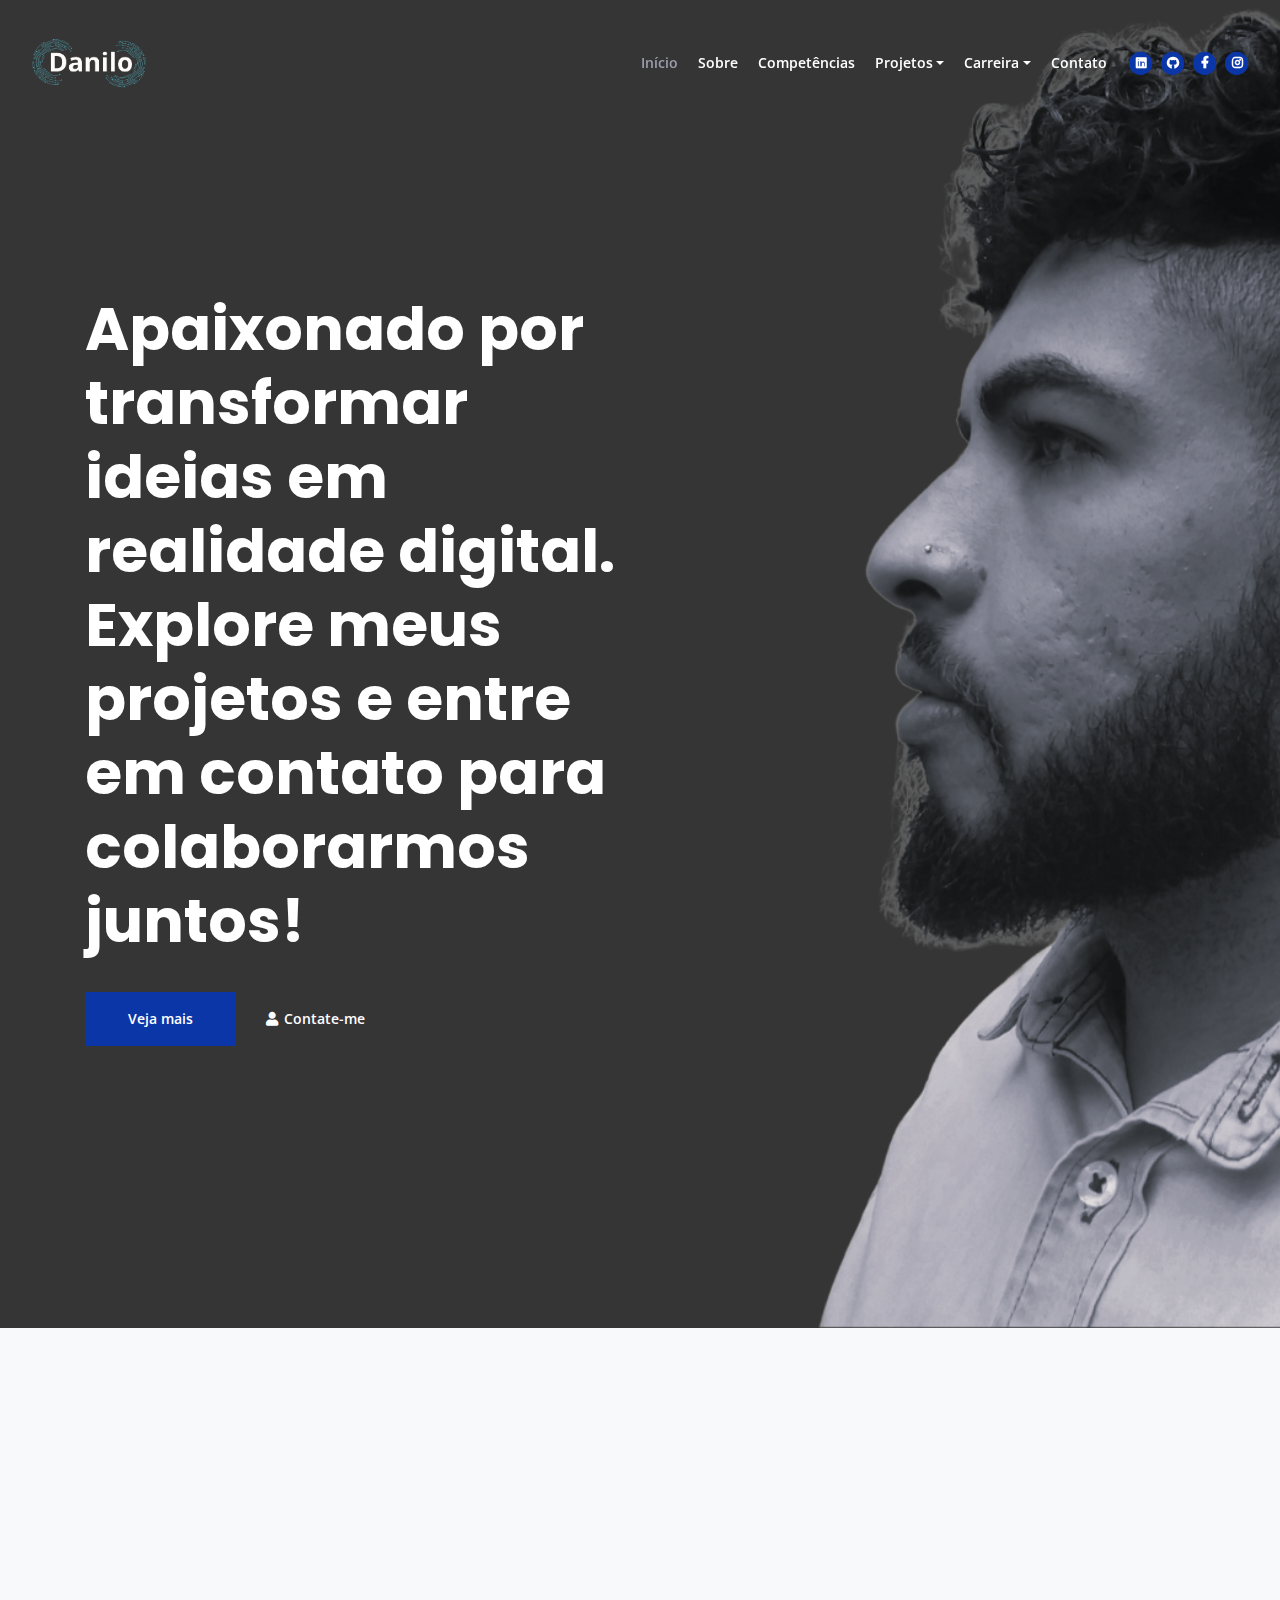
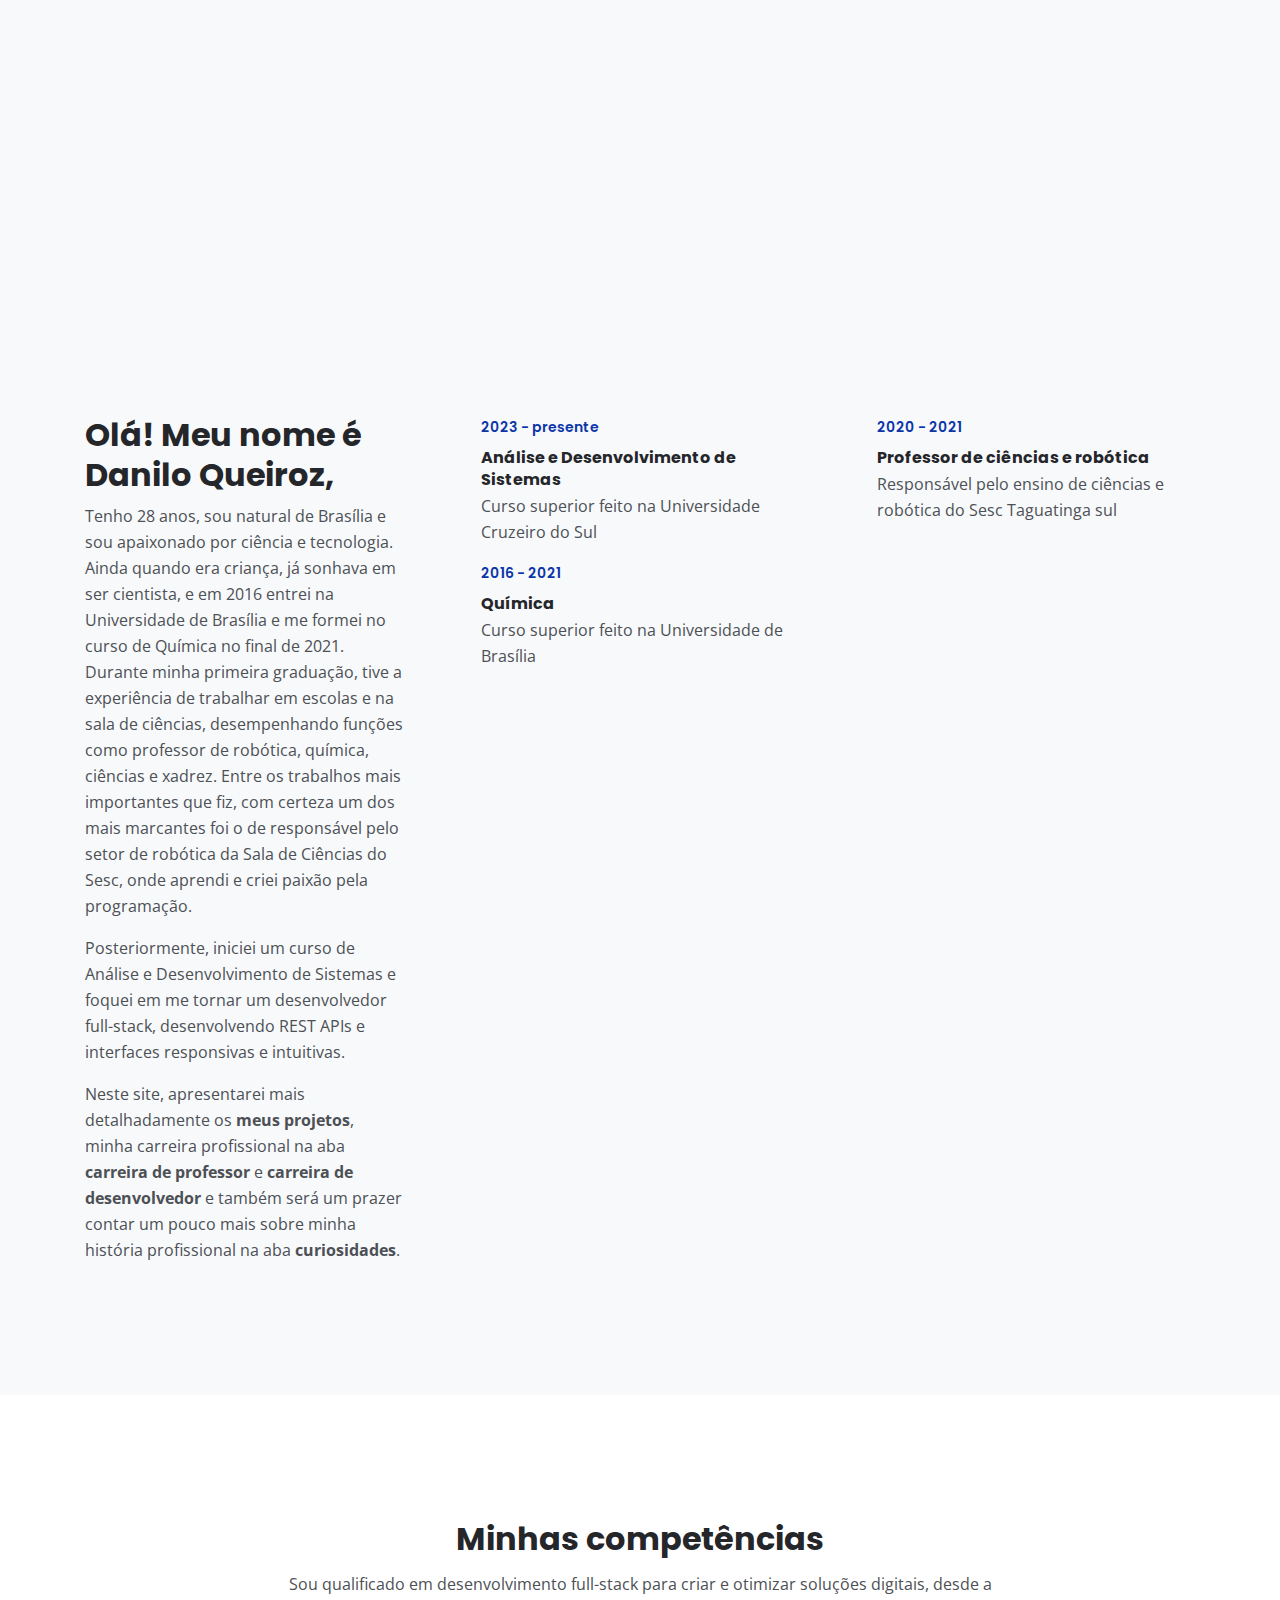
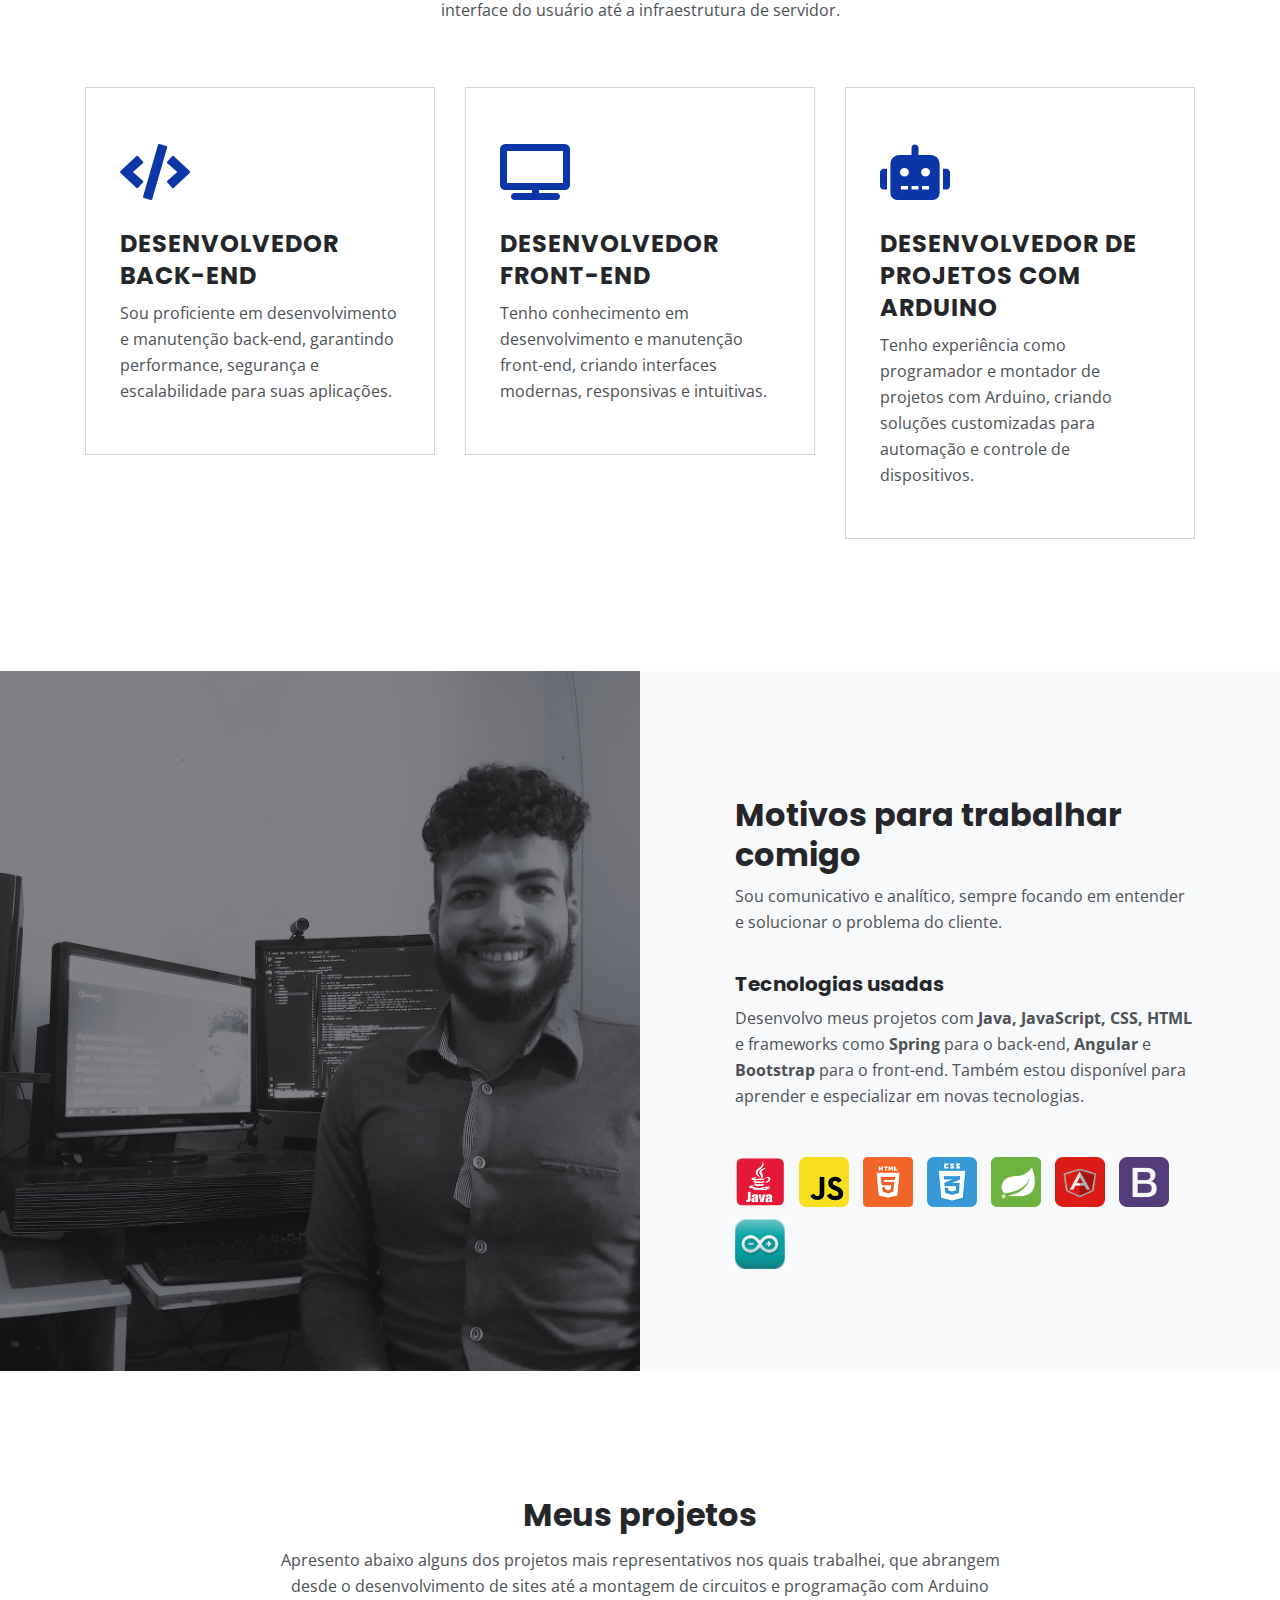
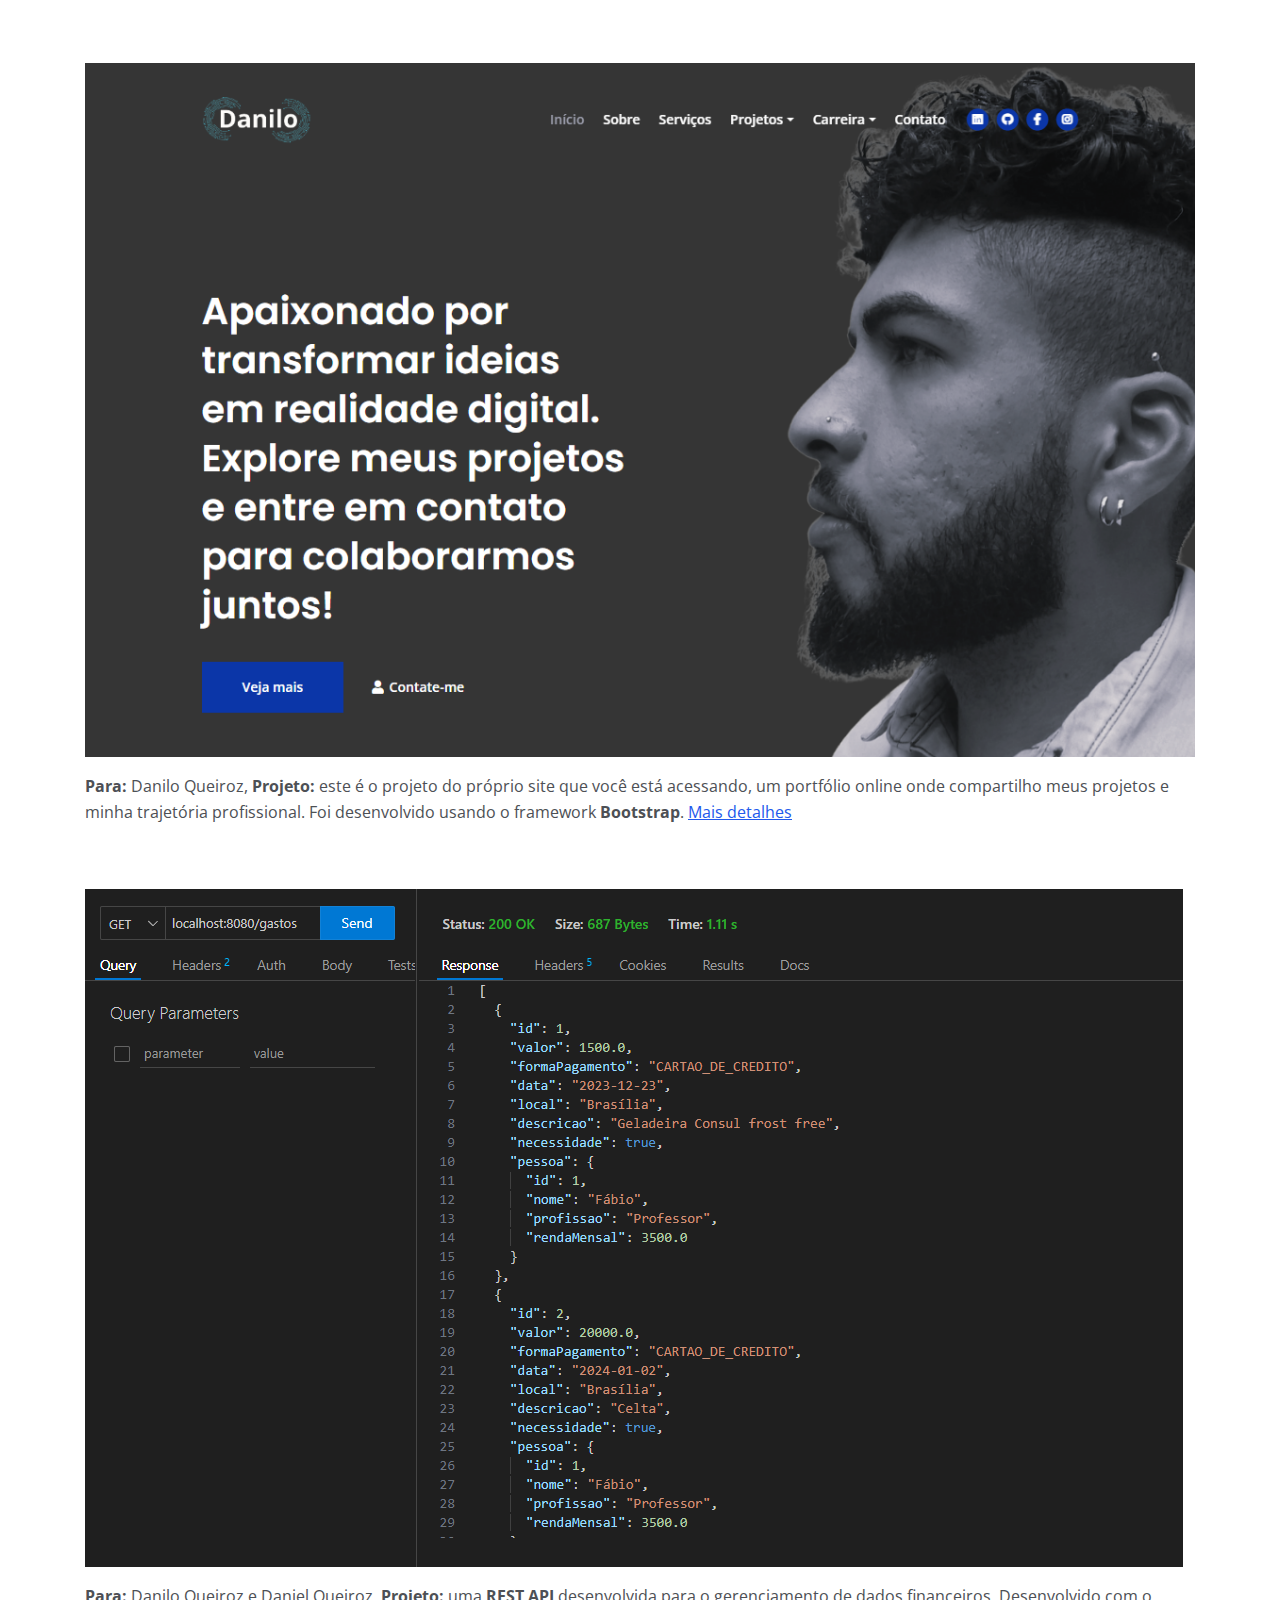
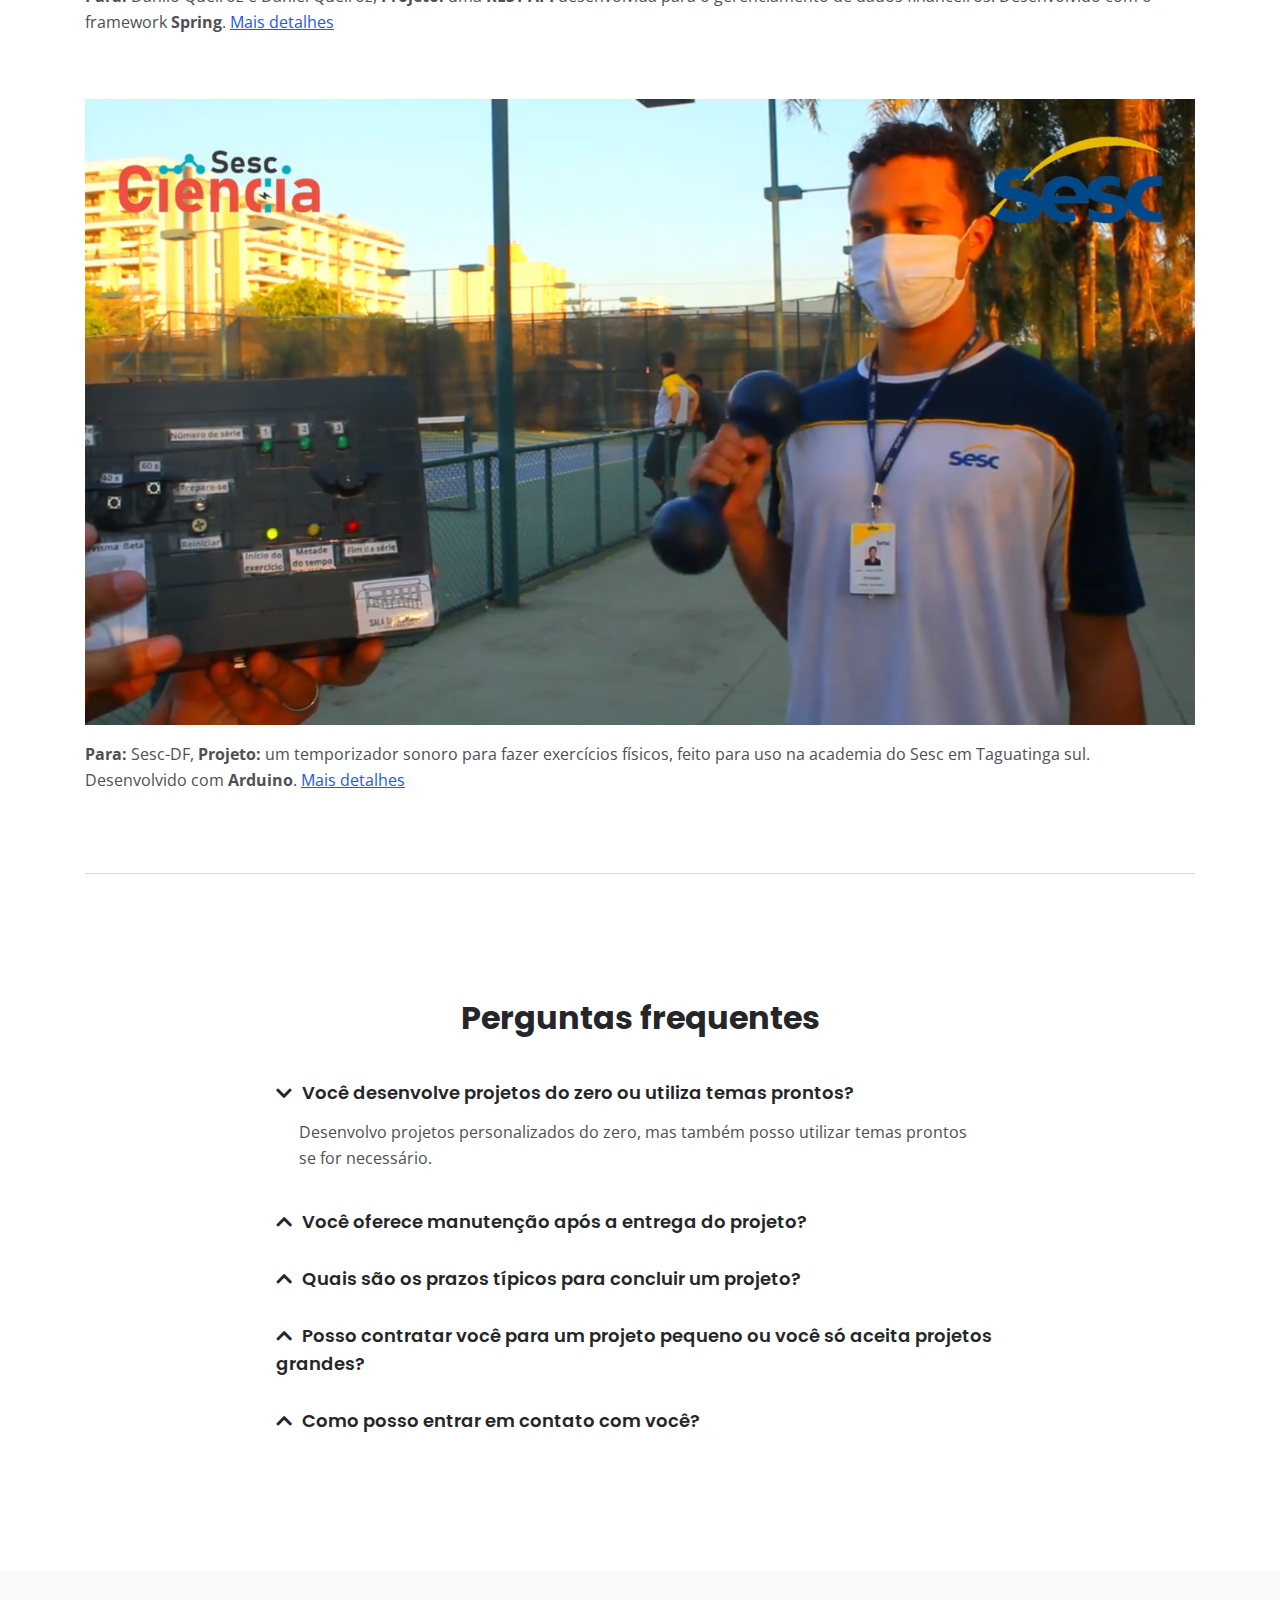
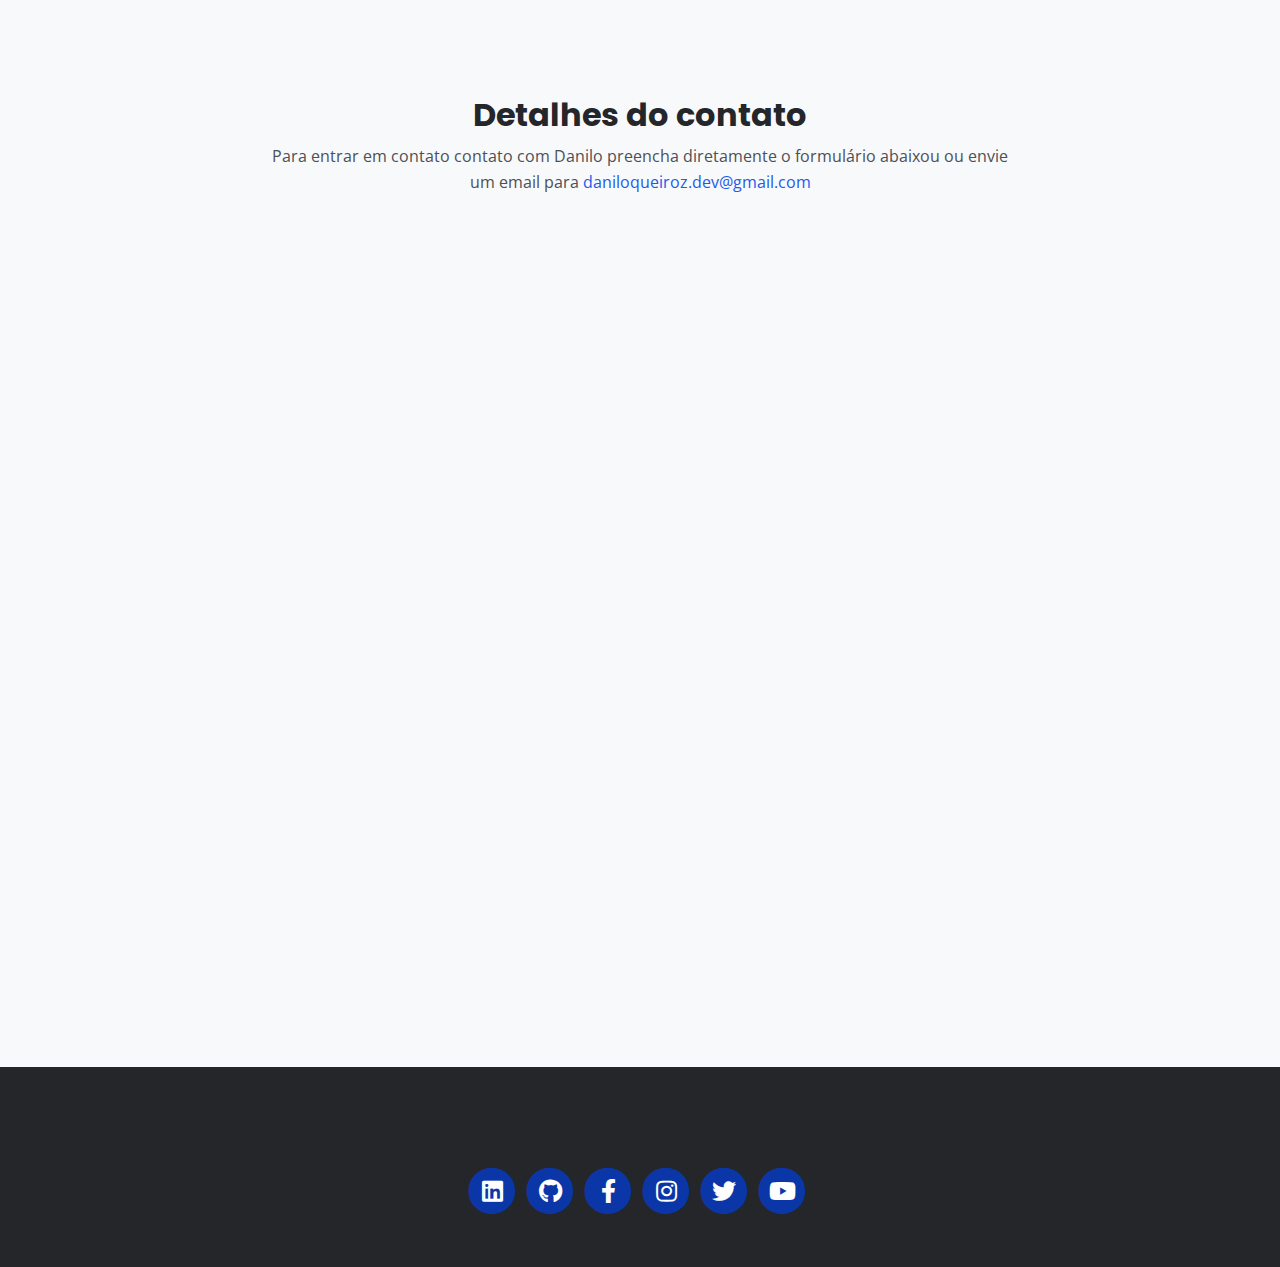
<file: index.html>
<!DOCTYPE html>
<html lang="pt-br">

<head>
    <meta charset="utf-8">
    <meta name="viewport" content="width=device-width, initial-scale=1, shrink-to-fit=no">

    <!-- SEO Meta Tags -->
    <meta name="description" content="Your description">
    <meta name="author" content="Your name">

    <!-- OG Meta Tags to improve the way the post looks when you share the page on Facebook, Twitter, LinkedIn -->
    <meta property="og:site_name" content="" /> <!-- website name -->
    <meta property="og:site" content="" /> <!-- website link -->
    <meta property="og:title" content="" /> <!-- title shown in the actual shared post -->
    <meta property="og:description" content="" /> <!-- description shown in the actual shared post -->
    <meta property="og:image" content="" /> <!-- image link, make sure it's jpg -->
    <meta property="og:url" content="" /> <!-- where do you want your post to link to -->
    <meta name="twitter:card" content="summary_large_image"> <!-- to have large image post format in Twitter -->

    <title>Danilo Queiroz</title>

    <link rel="preconnect" href="https://fonts.gstatic.com">
    <link
        href="https://fonts.googleapis.com/css2?family=Open+Sans:ital,wght@0,400;0,600;0,700;1,400&family=Poppins:wght@600&display=swap"
        rel="stylesheet">
    <link href="css/bootstrap.css" rel="stylesheet">
    <link href="css/fontawesome-all.css" rel="stylesheet">
    <link href="css/styles.css" rel="stylesheet">
    <link rel="stylesheet" href="css/edicao.css">

    <!-- Favicon  -->
    <link rel="icon" href="images/logo.png">
</head>

<body data-spy="scroll" data-target=".fixed-top">

    <!-- Navigation -->
    <nav class="navbar navbar-expand-lg fixed-top navbar-dark">
        <div class="container">

            <!-- Image Logo -->
            <a class="navbar-brand logo-image" href="index.html"><img id="logo" src="images/logo.png" alt="Danilo"></a>

            <!-- Text Logo - Use this if you don't have a graphic logo -->
            <!-- <a class="navbar-brand logo-text page-scroll" href="index.html">Mark</a> -->

            <button class="navbar-toggler p-0 border-0" type="button" data-toggle="offcanvas">
                <span class="navbar-toggler-icon"></span>
            </button>

            <div class="navbar-collapse offcanvas-collapse" id="navbarsExampleDefault">
                <ul class="navbar-nav ml-auto">
                    <li class="nav-item">
                        <a class="nav-link page-scroll" href="#header">Início<span class="sr-only">(current)</span></a>
                    </li>
                    <li class="nav-item">
                        <a class="nav-link page-scroll" href="#about">Sobre</a>
                    </li>
                    <li class="nav-item">
                        <a class="nav-link page-scroll" href="#competencias">Competências</a>
                    </li>
                    <li class="nav-item dropdown">
                        <a class="nav-link dropdown-toggle page-scroll" href="#projects">Projetos</a>
                        <div class="dropdown-menu" aria-labelledby="dropdown01">
                            <a class="dropdown-item page-scroll" href="projetos.html">Site pessoal</a>
                            <div class="dropdown-divider"></div>
                            <a class="dropdown-item page-scroll" href="projetos.html">Fique Positivo</a>
                            <div class="dropdown-divider"></div>
                        </div>
                    </li>
                    <li class="nav-item dropdown">
                        <a class="nav-link dropdown-toggle" href="#" id="dropdown01" data-toggle="dropdown"
                            aria-haspopup="true" aria-expanded="false">Carreira</a>
                        <div class="dropdown-menu" aria-labelledby="dropdown01">
                            <a class="dropdown-item page-scroll" href="desenvolvedor.html">Desenvolvedor</a>
                            <div class="dropdown-divider"></div>
                            <a class="dropdown-item page-scroll" href="professor.html">Professor</a>
                            <div class="dropdown-divider"></div>
                            <a class="dropdown-item page-scroll" href="curiosidades.html">Curiosidades</a>
                        </div>
                    </li>
                    <li class="nav-item">
                        <a class="nav-link page-scroll" href="#contact">Contato</a>
                    </li>
                </ul>
                <span class="nav-item social-icons">
                    <span class="fa-stack">
                        <a href="https://www.linkedin.com/in/danilo-queiroz-a4923a230/" target="_blank">
                            <i class="fas fa-circle fa-stack-2x"></i>
                            <i class="fab fa-linkedin fa-stack-1x"></i>
                        </a>
                    </span>
                    <span class="fa-stack">
                        <a href="https://github.com/DaniloKarasov" target="_blank">
                            <i class="fas fa-circle fa-stack-2x"></i>
                            <i class="fab fa-github fa-stack-1x"></i>
                        </a>
                    </span>
                    <span class="fa-stack">
                        <a href="https://www.facebook.com/danilo.queiroz.568/" target="_blank">
                            <i class="fas fa-circle fa-stack-2x"></i>
                            <i class="fab fa-facebook-f fa-stack-1x"></i>
                        </a>
                    </span>
                    <span class="fa-stack">
                        <a href="https://www.instagram.com/danilokarasov/" target="_blank">
                            <i class="fas fa-circle fa-stack-2x"></i>
                            <i class="fab fa-instagram fa-stack-1x"></i>
                        </a>
                    </span>
                </span>
            </div> <!-- end of navbar-collapse -->
        </div> <!-- end of container -->
    </nav> <!-- end of navbar -->
    <!-- end of navigation -->


    <!-- Header -->
    <header id="header" class="header">
        <div class="container">
            <div class="row">
                <div class="col-lg-6">
                    <div class="text-container">
                        <h1 class="h1-large"> Apaixonado por transformar ideias em realidade digital. Explore meus
                            projetos e entre em contato para colaborarmos juntos!
                        </h1>
                        <a class="btn-solid-lg page-scroll" href="#about">Veja mais</a>
                        <a class="btn-outline-lg page-scroll" href="#contact"><i class="fas fa-user"></i>Contate-me</a>
                    </div> <!-- end of text-container -->
                </div> <!-- end of col -->
            </div> <!-- end of row -->
        </div> <!-- end of container -->
    </header> <!-- end of header -->
    <!-- end of header -->


    <!-- About-->
    <div id="about" class="basic-1 bg-gray">
        <div class="container">
            <iframe id="video" src="https://www.youtube.com/embed/jgqJOigeIso?si=SSxoHFlnOZ6I379Y"
                title="YouTube video player" frameborder="0"
                allow="accelerometer; autoplay; clipboard-write; encrypted-media; gyroscope; picture-in-picture; web-share"
                referrerpolicy="strict-origin-when-cross-origin" allowfullscreen></iframe>
            <div class="row">
                <div class="col-lg-4">
                    <div class="text-container first">
                        <h2>Olá! Meu nome é Danilo Queiroz,</h2>
                        <p>Tenho 28 anos, sou natural de Brasília e sou apaixonado por ciência e tecnologia. Ainda
                            quando era criança, já sonhava em ser cientista, e em 2016 entrei na Universidade de
                            Brasília e me formei no curso de Química no final de 2021. Durante minha primeira graduação,
                            tive a experiência de trabalhar em escolas e na sala de ciências, desempenhando funções como
                            professor de robótica, química, ciências e xadrez. Entre os trabalhos mais importantes que
                            fiz, com certeza um dos mais marcantes foi o de responsável pelo setor de robótica da Sala
                            de Ciências do Sesc, onde aprendi e criei paixão pela programação.</p>
                        <p>Posteriormente, iniciei um curso de Análise e Desenvolvimento de Sistemas e foquei em me
                            tornar um desenvolvedor full-stack, desenvolvendo REST APIs e interfaces responsivas e
                            intuitivas.</p>
                        <p>Neste site, apresentarei mais detalhadamente os <a href="#projects"
                                class="no-line page-scroll"><strong>meus projetos</strong></a>, minha carreira
                            profissional na aba <a href="professor.html" class="no-line"><strong>carreira de
                                    professor</strong></a> e <a href="desenvolvedor.html"
                                class="no-line"><strong>carreira de desenvolvedor</strong></a> e também será um prazer
                            contar um pouco mais sobre minha história profissional na aba <a href="curiosidades.html"
                                class="no-line"><strong>curiosidades</strong></a>.</p>
                    </div> <!-- end of text-container -->
                </div> <!-- end of col -->
                <div class="col-lg-4">
                    <div class="text-container second">
                        <div class="time">2023 - presente</div>
                        <h6>Análise e Desenvolvimento de Sistemas</h6>
                        <p>Curso superior feito na Universidade Cruzeiro do Sul</p>
                        <div class="time">2016 - 2021</div>
                        <h6>Química</h6>
                        <p>Curso superior feito na Universidade de Brasília</p>
                    </div> <!-- end of text-container -->
                </div> <!-- end of col -->
                <div class="col-lg-4">
                    <div class="text-container third">
                        <div class="time">2020 - 2021</div>
                        <h6>Professor de ciências e robótica</h6>
                        <p>Responsável pelo ensino de ciências e robótica do Sesc Taguatinga sul</p>
                    </div> <!-- end of text-container-->
                </div> <!-- end of col -->
            </div> <!-- end of row -->
        </div> <!-- end of container -->
    </div> <!-- end of basic-1 -->
    <!-- end of about -->


    <!-- competencias -->
    <div id="competencias" class="basic-2">
        <div class="container">
            <div class="row">
                <div class="col-lg-12">
                    <h2 class="h2-heading">Minhas competências</h2>
                    <p class="p-heading">Sou qualificado em desenvolvimento full-stack para criar e otimizar soluções
                        digitais, desde a interface do usuário até a infraestrutura de servidor.</p>
                </div> <!-- end of col -->
            </div> <!-- end of row -->
            <div class="row">
                <div class="col-lg-4">
                    <div class="text-box">
                        <i class="fas fa-code"></i>
                        <h4>DESENVOLVEDOR BACK-END</h4>
                        <p>Sou proficiente em desenvolvimento e manutenção back-end, garantindo performance, segurança e
                            escalabilidade para suas aplicações.</p>
                    </div> <!-- end of text-box -->
                </div> <!-- end of col -->
                <div class="col-lg-4">
                    <div class="text-box">
                        <i class="fas fa-tv"></i>
                        <h4>DESENVOLVEDOR FRONT-END</h4>
                        <p>Tenho conhecimento em desenvolvimento e manutenção front-end, criando interfaces modernas,
                            responsivas e intuitivas.</p>
                    </div> <!-- end of text-box -->
                </div> <!-- end of col -->
                <div class="col-lg-4">
                    <div class="text-box">
                        <i class="fas fa-robot"></i>
                        <h4>DESENVOLVEDOR DE PROJETOS COM ARDUINO</h4>
                        <p>Tenho experiência como programador e montador de projetos com Arduino, criando soluções
                            customizadas para automação e controle de dispositivos.</p>
                    </div> <!-- end of text-box -->
                </div> <!-- end of col -->
            </div> <!-- end of row -->
        </div> <!-- end of container -->
    </div> <!-- end of basic-2 -->
    <!-- end of competencias -->


   <!-- Details -->
	<div class="split">
		<div class="area-1">
		</div><!-- end of area-1 on same line and no space between comments to eliminate margin white space --><div class="area-2 bg-gray">
            <div class="container">    
                <div class="row">
                    <div class="col-lg-12">     
                        
                        <!-- Text Container -->
                        <div class="text-container">
                            <h2>Motivos para trabalhar comigo</h2>
                            <p>Sou comunicativo e analítico, sempre focando em entender e solucionar o problema do cliente.</p>
                            <h5>Tecnologias usadas</h5>
                            <p>Desenvolvo meus projetos com <strong>Java, JavaScript, CSS, HTML</strong> e frameworks como <strong>Spring</strong> para o back-end, <strong>Angular
                            </strong> e <strong>Bootstrap</strong> para o front-end. Também estou disponível para aprender e especializar em novas tecnologias.</p>
                            
                            <div class="icons-container">
                                <img src="images/details-icon-java.png" alt="alternative">
                                <img src="images/details-icon-javascript.png" alt="alternative">
                                <img src="images/details-icon-html.png" alt="alternative">
                                <img src="images/details-icon-css.png" alt="alternative">
                                <img src="images/details-icon-spring.png" alt="alternative">
                                <img src="images/details-icon-angular.png" alt="alternative">
                                <img src="images/details-icon-bootstrap.png" alt="alternative">
                                <img src="images/details-icon-arduino.png" alt="alternative">
                            </div> <!-- end of icons-container -->
                        </div> <!-- end of text-container -->
                        <!-- end of text container -->

                    </div> <!-- end of col -->
                </div> <!-- end of row -->
            </div> <!-- end of container -->
		</div> <!-- end of area-2 -->
    </div> <!-- end of split -->
    <!-- end of details -->


    <!-- Projects -->
    <div id="projects" class="basic-3">
        <div class="container">
            <div class="row">
                <div class="col-lg-12">
                    <h2 class="h2-heading">Meus projetos</h2>
                    <p class="p-heading">Apresento abaixo alguns dos projetos mais representativos nos quais trabalhei,
                        que abrangem desde o desenvolvimento de sites até a montagem de circuitos e programação com
                        Arduino</p>
                </div> <!-- end of col -->
            </div> <!-- end of row -->
            <div class="row">
                <div class="col-lg-12">
                    <div class="text-container">
                        <div class="image-container">
                            <a href="projetos.html">
                                <img class="img-fluid" src="images/site.png" alt="alternative">
                            </a>
                        </div> <!-- end of image-container -->
                        <p><strong>Para:</strong> Danilo Queiroz, <strong>Projeto:</strong> este é o projeto do próprio
                            site que você está acessando, um portfólio online onde compartilho meus projetos e minha
                            trajetória profissional.
                            Foi desenvolvido usando o framework <strong>Bootstrap</strong>. <a class="blue"
                                href="projetos.html">Mais detalhes</a></p>
                    </div> <!-- end of text-container -->
                    <div class="text-container">
                        <div class="image-container">
                            <a href="projetos.html">
                                <img class="img-fluid" src="images/fique-positivo.png" alt="alternative">
                            </a>
                        </div> <!-- end of image-container -->
                        <p><strong>Para:</strong> Danilo Queiroz e Daniel Queiroz, <strong>Projeto:</strong> uma
                            <strong>REST API</strong> desenvolvida para o gerenciamento de dados financeiros.
                            Desenvolvido com o framework <strong>Spring</strong>. <a class="blue"
                                href="projetos.html">Mais detalhes</a></p>
                    </div> <!-- end of text-container -->
                    <div class="text-container">
                        <div class="image-container">
                            <a href="projetos.html">
                                <img class="img-fluid" src="images/temporizador.png" alt="alternative">
                            </a>
                        </div> <!-- end of image-container -->
                        <p><strong>Para:</strong> Sesc-DF, <strong>Projeto:</strong> um temporizador sonoro para fazer
                            exercícios físicos, feito para uso na academia do Sesc em Taguatinga sul. Desenvolvido com
                            <strong>Arduino</strong>. <a class="blue" href="projetos.html">Mais detalhes</a></p>
                    </div> <!-- end of text-container -->
                </div> <!-- end of col -->
            </div> <!-- end of row -->
        </div> <!-- end of container -->
    </div> <!-- end of basic-3 -->
    <!-- end of projects -->


    <!-- Works -->
    <div class="basic-4 none">
        <div class="container">
            <div class="row">
                <div class="col-lg-4">
                    <div class="text-container">
                        <div class="image-container">
                            <a href="project.html">
                                <img class="img-fluid" src="images/work-1.jpg" alt="alternative">
                            </a>
                        </div> <!-- end of image-container -->
                        <p><strong>For:</strong> Zigoland, <strong>Project:</strong> started a new website from ground
                            up for a new product <a class="blue" href="project.html">details</a></p>
                    </div> <!-- end of text-container -->
                </div> <!-- end of col -->
                <div class="col-lg-4">
                    <div class="text-container">
                        <div class="image-container">
                            <a href="project.html">
                                <img class="img-fluid" src="images/work-2.jpg" alt="alternative">
                            </a>
                        </div> <!-- end of image-container -->
                        <p><strong>For:</strong> Visodream, <strong>Project:</strong> developed a new forum for the
                            Visodream community <a class="blue" href="project.html">details</a></p>
                    </div> <!-- end of text-container -->
                </div> <!-- end of col -->
                <div class="col-lg-4">
                    <div class="text-container">
                        <div class="image-container">
                            <a href="project.html">
                                <img class="img-fluid" src="images/work-3.jpg" alt="alternative">
                            </a>
                        </div> <!-- end of image-container -->
                        <p><strong>For:</strong> Primoday, <strong>Project:</strong> complete redesign of their
                            corporate website and platform <a class="blue" href="project.html">details</a></p>
                    </div> <!-- end of text-container -->
                </div> <!-- end of col -->
            </div> <!-- end of row -->
            <div class="row">
                <div class="col-lg-4">
                    <div class="text-container">
                        <div class="image-container">
                            <a href="project.html">
                                <img class="img-fluid" src="images/work-4.jpg" alt="alternative">
                            </a>
                        </div> <!-- end of image-container -->
                        <p><strong>For:</strong> Nextlite, <strong>Project:</strong> created a custom video editing and
                            upload web app <a class="blue" href="project.html">details</a></p>
                    </div> <!-- end of text-container -->
                </div> <!-- end of col -->
                <div class="col-lg-4">
                    <div class="text-container">
                        <div class="image-container">
                            <a href="project.html">
                                <img class="img-fluid" src="images/work-5.jpg" alt="alternative">
                            </a>
                        </div> <!-- end of image-container -->
                        <p><strong>For:</strong> Syncnow, <strong>Project:</strong> web design for their corporate
                            websites and landing pages <a class="blue" href="project.html">details</a></p>
                    </div> <!-- end of text-container -->
                </div> <!-- end of col -->
                <div class="col-lg-4">
                    <div class="text-container">
                        <div class="image-container">
                            <a href="project.html">
                                <img class="img-fluid" src="images/work-6.jpg" alt="alternative">
                            </a>
                        </div> <!-- end of image-container -->
                        <p><strong>For:</strong> Shifter, <strong>Project:</strong> started a new website from ground up
                            for a new product <a class="blue" href="project.html">details</a></p>
                    </div> <!-- end of text-container -->
                </div> <!-- end of col -->
            </div> <!-- end of row -->
        </div> <!-- end of container -->
    </div> <!-- end of basic-4 -->
    <!-- end of works -->

    <!-- Section Divider -->
    <div class="container">
        <div class="row">
            <div class="col-lg-12">
                <hr class="section-divider">
            </div> <!-- end of col -->
        </div> <!-- end of row -->
    </div> <!-- end of container -->
    <!-- end of section divider -->


    <!-- Questions -->
    <div class="accordion-1">
        <div class="container">
            <div class="row">
                <div class="col-lg-12">
                    <h2 class="h2-heading">Perguntas frequentes</h2>
                </div> <!-- end of col -->
            </div> <!-- end of row -->
            <div class="row">
                <div class="col-lg-12">

                    <div class="accordion" id="accordionExample">
                        <div class="card">
                            <div class="card-header" id="headingOne">
                                <button class="btn btn-link btn-block text-left" type="button" data-toggle="collapse"
                                    data-target="#collapseOne" aria-expanded="true" aria-controls="collapseOne">
                                    Você desenvolve projetos do zero ou utiliza temas prontos?
                                </button>
                            </div>
                            <div id="collapseOne" class="collapse show" aria-labelledby="headingOne"
                                data-parent="#accordionExample">
                                <div class="card-body">
                                    Desenvolvo projetos personalizados do zero, mas também posso utilizar temas prontos
                                    se for necessário.
                                </div>
                            </div>
                        </div>
                        <div class="card">
                            <div class="card-header" id="headingTwo">
                                <button class="btn btn-link btn-block text-left collapsed" type="button"
                                    data-toggle="collapse" data-target="#collapseTwo" aria-expanded="false"
                                    aria-controls="collapseTwo">
                                    Você oferece manutenção após a entrega do projeto?
                                </button>
                            </div>
                            <div id="collapseTwo" class="collapse" aria-labelledby="headingTwo"
                                data-parent="#accordionExample">
                                <div class="card-body">
                                    Sim, ofereço serviços de manutenção para garantir que seu projeto continue
                                    funcionando perfeitamente.
                                </div>
                            </div>
                        </div>
                        <div class="card">
                            <div class="card-header" id="headingThree">
                                <button class="btn btn-link btn-block text-left collapsed" type="button"
                                    data-toggle="collapse" data-target="#collapseThree" aria-expanded="false"
                                    aria-controls="collapseThree">
                                    Quais são os prazos típicos para concluir um projeto?
                                </button>
                            </div>
                            <div id="collapseThree" class="collapse" aria-labelledby="headingThree"
                                data-parent="#accordionExample">
                                <div class="card-body">
                                    O prazo depende da complexidade do projeto, mas sempre forneço uma estimativa clara
                                    antes de iniciar.
                                </div>
                            </div>
                        </div>
                        <div class="card">
                            <div class="card-header" id="headingFour">
                                <button class="btn btn-link btn-block text-left collapsed" type="button"
                                    data-toggle="collapse" data-target="#collapseFour" aria-expanded="false"
                                    aria-controls="collapseFour">
                                    Posso contratar você para um projeto pequeno ou você só aceita projetos grandes?
                                </button>
                            </div>
                            <div id="collapseFour" class="collapse" aria-labelledby="headingFour"
                                data-parent="#accordionExample">
                                <div class="card-body">
                                    Aceito projetos de todos os tamanhos, desde pequenos ajustes até grandes
                                    desenvolvimentos.
                                </div>
                            </div>
                        </div>
                        <div class="card">
                            <div class="card-header" id="headingFive">
                                <button class="btn btn-link btn-block text-left collapsed" type="button"
                                    data-toggle="collapse" data-target="#collapseFive" aria-expanded="false"
                                    aria-controls="collapseFive">
                                    Como posso entrar em contato com você?
                                </button>
                            </div>
                            <div id="collapseFive" class="collapse" aria-labelledby="headingFive"
                                data-parent="#accordionExample">
                                <div class="card-body">
                                    Você pode entrar em contato através do formulário abaixo no site ou pelo e-mail <a
                                        class="blue no-line"
                                        href="mailto: daniloqueiroz.dev@gmail.com">daniloqueiroz.dev@gmail.com</a>.
                                </div>
                            </div>
                        </div>
                    </div> <!-- end of accordion -->

                </div> <!-- end of col -->
            </div> <!-- end of row -->
        </div> <!-- end of container -->
    </div> <!-- end of accordion-1 -->
    <!-- end of questions -->


    <!-- Contact -->
    <div id="contact" class="form-1 bg-gray">
        <div class="container">
            <div class="row">
                <div class="col-lg-12">
                    <h2>Detalhes do contato</h2>
                    <p class="p-heading">Para entrar em contato contato com Danilo preencha diretamente o formulário
                        abaixou ou envie um email para <a class="blue no-line"
                            href="mailto: daniloqueiroz.dev@gmail.com">daniloqueiroz.dev@gmail.com</a></p>
                </div> <!-- end of col -->
            </div> <!-- end of row -->
            <div class="row">
                <div class="col-lg-12">

                    <!-- Contact Form -->
                    <form id="contactForm">
                        <div class="form-group none">
                            <input type="text" class="form-control-input none" id="cname" required>
                            <label class="label-control" for="cname">Name</label>
                        </div>
                        <div class="form-group none">
                            <input type="email" class="form-control-input none" id="cemail" required>
                            <label class="label-control" for="cemail">Email</label>
                        </div>
                        <div class="form-group none">
                            <textarea class="form-control-textarea none" id="cmessage" required></textarea>
                            <label class="label-control" for="cmessage">Project details</label>
                        </div>
                        <div class="form-group none">
                            <button type="submit" class="form-control-submit-button none">Submit</button>
                        </div>
                        <iframe
                            src="https://docs.google.com/forms/d/e/1FAIpQLSdHYqErn_uKQhFKrM6F2wgmqTs-hjSNxtR_NITn-aFcoXtUiA/viewform?embedded=true"
                            width="100%" height="689" frameborder="0" marginheight="0"
                            marginwidth="0">Carregando…</iframe>
                    </form>
                    <!-- end of contact form -->
                </div> <!-- end of col -->
            </div> <!-- end of row -->
        </div> <!-- end of container -->
    </div> <!-- end of form-1 -->
    <!-- end of contact -->


    <!-- Footer -->
    <div class="footer bg-gray">
        <div class="container">
            <div class="row">
                <div class="col-lg-12">
                    <div class="social-container">
                        <span class="fa-stack">
                            <a href="https://www.linkedin.com/in/danilo-queiroz-a4923a230/" target="_blank">
                                <i class="fas fa-circle fa-stack-2x"></i>
                                <i class="fab fa-linkedin fa-stack-1x"></i>
                            </a>
                        </span>
                        <span class="fa-stack">
                            <a href="https://github.com/DaniloKarasov" target="_blank">
                                <i class="fas fa-circle fa-stack-2x"></i>
                                <i class="fab fa-github fa-stack-1x"></i>
                            </a>
                        </span>
                        <span class="fa-stack">
                            <a href="https://www.facebook.com/danilo.queiroz.568/" target="_blank">
                                <i class="fas fa-circle fa-stack-2x"></i>
                                <i class="fab fa-facebook-f fa-stack-1x"></i>
                            </a>
                        </span>
                        <span class="fa-stack">
                            <a href="https://www.instagram.com/danilokarasov/" target="_blank">
                                <i class="fas fa-circle fa-stack-2x"></i>
                                <i class="fab fa-instagram fa-stack-1x"></i>
                            </a>
                        </span>
                        <span class="fa-stack">
                            <a href="https://twitter.com/DaniloQ6592017" target="_blank">
                                <i class="fas fa-circle fa-stack-2x"></i>
                                <i class="fab fa-twitter fa-stack-1x"></i>
                            </a>
                        </span>
                        <span class="fa-stack">
                            <a href="https://www.youtube.com/channel/UCe-aGVLB-o6zqbM1aV0P5ag" target="_blank">
                                <i class="fas fa-circle fa-stack-2x"></i>
                                <i class="fab fa-youtube fa-stack-1x"></i>
                            </a>
                        </span>
                    </div> <!-- end of social-container -->
                </div> <!-- end of col -->
            </div> <!-- end of row -->
        </div> <!-- end of container -->
    </div> <!-- end of footer -->
    <!-- end of footer -->


    <!-- Copyright -->
    <div class="copyright bg-gray none">
        <div class="container">
            <div class="row">
                <div class="col-lg-12">
                    <p class="p-small">Copyright © <a class="no-line" href="#your-link">Your name</a></p>
                </div> <!-- end of col -->
            </div> <!-- enf of row -->
        </div> <!-- end of container -->

        <div class="container">
            <div class="row">
                <div class="col-lg-12">
                    <p class="p-small">Distributed By <a class="no-line" href="https://themewagon.com/">Themewagon</a>
                    </p>
                </div> <!-- end of col -->
            </div> <!-- enf of row -->
        </div> <!-- end of container -->

    </div> <!-- end of copyright -->
    <!-- end of copyright -->


    <!-- Scripts -->
    <script src="js/jquery.min.js"></script> <!-- jQuery for Bootstrap's JavaScript plugins -->
    <script src="js/bootstrap.min.js"></script> <!-- Bootstrap framework -->
    <script src="js/jquery.easing.min.js"></script> <!-- jQuery Easing for smooth scrolling between anchors -->
    <script src="js/scripts.js"></script> <!-- Custom scripts -->
</body>

</html>
</file>
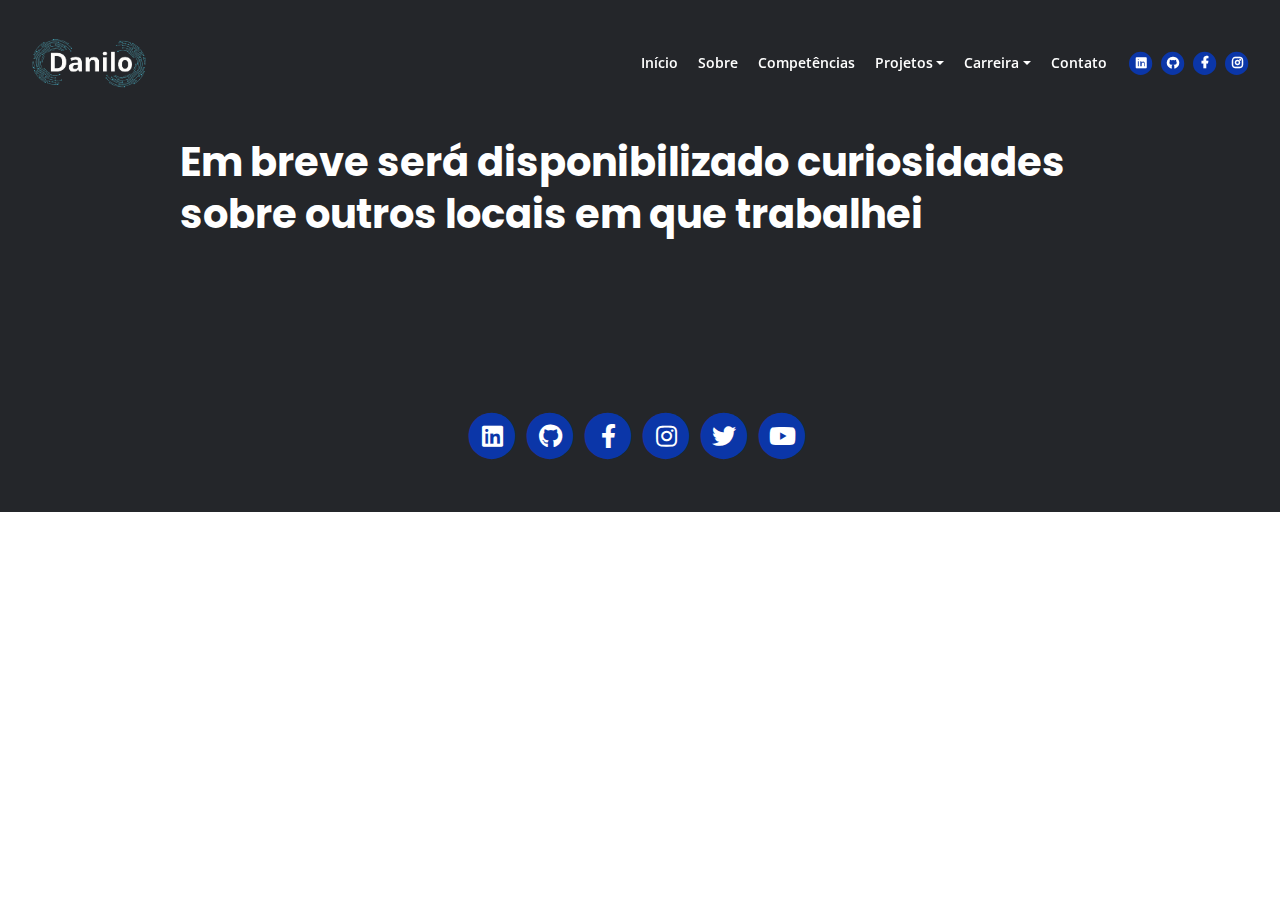
<file: curiosidades.html>
<!DOCTYPE html>
<html lang="pt-br">
<head>
    <meta charset="utf-8">
    <meta name="viewport" content="width=device-width, initial-scale=1, shrink-to-fit=no">
    
    <!-- SEO Meta Tags -->
    <meta name="description" content="Your description">
    <meta name="author" content="Your name">

    <!-- OG Meta Tags to improve the way the post looks when you share the page on Facebook, Twitter, LinkedIn -->
	<meta property="og:site_name" content="" /> <!-- website name -->
	<meta property="og:site" content="" /> <!-- website link -->
	<meta property="og:title" content=""/> <!-- title shown in the actual shared post -->
	<meta property="og:description" content="" /> <!-- description shown in the actual shared post -->
	<meta property="og:image" content="" /> <!-- image link, make sure it's jpg -->
	<meta property="og:url" content="" /> <!-- where do you want your post to link to -->
	<meta name="twitter:card" content="summary_large_image"> <!-- to have large image post format in Twitter -->

    <!-- Webpage Title -->
    <title>Curiosidades - Danilo Queiroz</title>
    
    <!-- Styles -->
    <link rel="preconnect" href="https://fonts.gstatic.com">
    <link href="https://fonts.googleapis.com/css2?family=Open+Sans:ital,wght@0,400;0,600;0,700;1,400&family=Poppins:wght@600&display=swap" rel="stylesheet">
    <link href="css/bootstrap.css" rel="stylesheet">
    <link href="css/fontawesome-all.css" rel="stylesheet">
	<link href="css/styles.css" rel="stylesheet">
    <link rel="stylesheet" href="css/edicao.css">
	
	<!-- Favicon  -->
    <link rel="icon" href="images/logo.png">
</head>
<body data-spy="scroll" data-target=".fixed-top">
    
    <!-- Navigation -->
    <nav class="navbar navbar-expand-lg fixed-top navbar-dark">
        <div class="container">

            <!-- Image Logo -->
            <a class="navbar-brand logo-image" href="index.html"><img id="logo" src="images/logo.png" alt="Danilo"></a>

            <!-- Text Logo - Use this if you don't have a graphic logo -->
            <!-- <a class="navbar-brand logo-text page-scroll" href="index.html">Mark</a> -->

            <button class="navbar-toggler p-0 border-0" type="button" data-toggle="offcanvas">
                <span class="navbar-toggler-icon"></span>
            </button>

            <div class="navbar-collapse offcanvas-collapse" id="navbarsExampleDefault">
                <ul class="navbar-nav ml-auto">
                    <li class="nav-item">
                        <a class="nav-link page-scroll" href="index.html#header">Início<span class="sr-only">(current)</span></a>
                    </li>
                    <li class="nav-item">
                        <a class="nav-link page-scroll" href="index.html#about">Sobre</a>
                    </li>
                    <li class="nav-item">
                        <a class="nav-link page-scroll" href="index.html#competencias">Competências</a>
                    </li>
                    <li class="nav-item dropdown">
                        <a class="nav-link dropdown-toggle page-scroll" href="index.html#projects">Projetos</a>
                        <div class="dropdown-menu" aria-labelledby="dropdown01">
                            <a class="dropdown-item page-scroll" href="projetos.html">Site pessoal</a>
                            <div class="dropdown-divider"></div>
                            <a class="dropdown-item page-scroll" href="projetos.html">Fique Positivo</a>
                            <div class="dropdown-divider"></div>
                        </div>
                    </li>
                    <li class="nav-item dropdown">
                        <a class="nav-link dropdown-toggle" href="#" id="dropdown01" data-toggle="dropdown"
                            aria-haspopup="true" aria-expanded="false">Carreira</a>
                        <div class="dropdown-menu" aria-labelledby="dropdown01">
                            <a class="dropdown-item page-scroll" href="desenvolvedor.html">Desenvolvedor</a>
                            <div class="dropdown-divider"></div>
                            <a class="dropdown-item page-scroll" href="professor.html">Professor</a>
                            <div class="dropdown-divider"></div>
                            <a class="dropdown-item page-scroll" href="curiosidades.html">Curiosidades</a>
                        </div>
                    </li>
                    <li class="nav-item">
                        <a class="nav-link page-scroll" href="#contact">Contato</a>
                    </li>
                </ul>
                <span class="nav-item social-icons">
                    <span class="fa-stack">
                        <a href="https://www.linkedin.com/in/danilo-queiroz-a4923a230/" target="_blank">
                            <i class="fas fa-circle fa-stack-2x"></i>
                            <i class="fab fa-linkedin fa-stack-1x"></i>
                        </a>
                    </span>
                    <span class="fa-stack">
                        <a href="https://github.com/DaniloKarasov" target="_blank">
                            <i class="fas fa-circle fa-stack-2x"></i>
                            <i class="fab fa-github fa-stack-1x"></i>
                        </a>
                    </span>
                    <span class="fa-stack">
                        <a href="https://www.facebook.com/danilo.queiroz.568/" target="_blank">
                            <i class="fas fa-circle fa-stack-2x"></i>
                            <i class="fab fa-facebook-f fa-stack-1x"></i>
                        </a>
                    </span>
                    <span class="fa-stack">
                        <a href="https://www.instagram.com/danilokarasov/" target="_blank">
                            <i class="fas fa-circle fa-stack-2x"></i>
                            <i class="fab fa-instagram fa-stack-1x"></i>
                        </a>
                    </span>
                </span>
            </div> <!-- end of navbar-collapse -->
        </div> <!-- end of container -->
    </nav> <!-- end of navbar -->
    <!-- end of navigation -->


    <!-- Header -->
    <header class="ex-header">
        <div class="container">
            <div class="row">
                <div class="col-xl-10 offset-xl-1">
                    <h1>Em breve será disponibilizado curiosidades sobre outros locais em que trabalhei</h1>
                </div> <!-- end of col -->
            </div> <!-- end of row -->
        </div> <!-- end of container -->
    </header> <!-- end of ex-header -->
    <!-- end of header -->


    <!-- Basic -->
    <div class="ex-basic-1 pt-5 pb-5 none">
        <div class="container">
            <div class="row">
                <div class="col-xl-10 offset-xl-1">
                    <h2 class="mt-5 mb-3">1. Private data we receive and collect</h2>
                    <p class="mb-5">Leon also automatically collects and receives certain information from your computer or mobile device, including the activities you perform on our Website, the Platforms, and the Applications, the type of hardware and software you are using (for example, your operating system or browser), and information obtained</p>
                    <h3>1.1. For example each time you visit the website</h3>
                    <p class="mb-5">For example, each time you visit the Website or otherwise use the Services, we automatically collect your IP address, browser and device type, access times, the web page from which you came, the regions from which you navigate the web page, and the web page(s) you access (as applicable). There is more to this section and we want.</p>
                    <h3>1.2. When you first register for a leon account</h3>
                    <p class="mb-5">Your billing address and any necessary other information to complete any financial transaction, and when making purchases through the Services, we may also collect your credit card or PayPal information or any other sensitive data that might be acquired by third parties not involved in the process</p>
                    
                    <h2 class="mb-3">2. Advantages of working with vera</h2>
                    <p>Leon Landing Page Template uses visitors' data for the following general purposes and for other specific ones that are important. To identify you when you login to your account so we can start or user security process for the entire session and duration. Enable us to operate the Services and provide them to you without fear of losing.</p>
                    <p class="mb-4">Verify your transactions and for purchase confirmation, billing, security, and authentication (including security tokens for communication with installed). Always take security measures like not saving passwords in your browser or writing them down. analyze the Website or the other Services and information about our visitors.</p>
                    <ul class="list-unstyled li-space-lg mb-4">
                        <li class="media">
                            <i class="fas fa-square"></i>
                            <div class="media-body"><strong>To identify you</strong> when you login to your account so we can start or user security process for the entire session and duration and the need to protect sensitive data for the user and their company</div>
                        </li>
                        <li class="media">
                            <i class="fas fa-square"></i>
                            <div class="media-body"><strong>To enable us</strong> to operate the Services and provide them to you without fear of losing precious confidential information of your users and find more stuff to place on the shelves</div>
                        </li>
                        <li class="media">
                            <i class="fas fa-square"></i>
                            <div class="media-body"><strong>To verify your</strong> transactions and for purchase confirmation, billing, security, and authentication (including security tokens for communication with installed). Always take security measures</div>
                        </li>
                    </ul>
                    <p class="mb-5">Like not saving passwords in your browser or writing them down. To analyze the Website or the other Services and information about our visitors and users, including research into our user demographics and user behaviour in order to improve our content and Services that are offered by the system and other third party companies.</p>
                    <div class="text-box mb-5">
                        <h3>Contact you about your account and provide customer</h3>
                        <p>Share aggregate (non-identifiable) statistics about users of the Services to prospective advertisers and partners. Keep you informed about the Services, features, surveys, newsletters, offers, surveys, newsletters, offers, contests and events we think you may find useful or which you have requested from us sell or market Leon Landing Page products and services to you or in other parts.</p>
                    </div> <!-- end of text-box -->
                    
                    <h2 class="mb-3">3. Better understand your needs</h2>
                    <p class="mb-5"> In the aggregate, diagnose problems, analyze trends, improve the features and usability of the Services, and better understand and market to our customers and users. Keep the Services safe and secure for everyone using the app from administrators to regular users with limited rights and other aspects of the business</p>
                    <h3>3.1. In these ways please stop using the services</h3>
                    <p class="mb-5">Leon Landing Page uses tracking technology on the landing page, in the Applications, and in the Platforms, including mobile application identifiers and a unique Hootsuite user ID to help us recognize you across different Services, to monitor usage and web traffic routing for the Services, and to customize.</p>
                    <h3>3.2. By visiting leon or using the services you agree</h3>
                    <p class="mb-5">For example, each time you visit the Website or otherwise use the Services, we automatically collect your IP address, browser and device type, access times, the web page from which you came, the regions from which you navigate the web page , and the web page(s) you access. When you first register for a Leon account.</p>
                    <div class="text-box mb-5">
                        <ul class="list-unstyled li-space-lg">
                            <li class="media">
                                <i class="fas fa-square"></i>
                                <div class="media-body"><strong>To identify you</strong> when you login to your account so we can start or user security process for the entire session and duration and the need to protect sensitive data for the user and their company</div>
                            </li>
                            <li class="media">
                                <i class="fas fa-square"></i>
                                <div class="media-body"><strong>To enable us</strong> to operate the Services and provide them to you without fear of losing precious confidential information of your users and find more stuff to place on the shelves</div>
                            </li>
                            <li class="media">
                                <i class="fas fa-square"></i>
                                <div class="media-body"><strong>To verify your</strong> transactions and for purchase confirmation, billing, security, and authentication (including security tokens for communication with installed). Always take security measures</div>
                            </li>
                            <li class="media">
                                <i class="fas fa-square"></i>
                                <div class="media-body"><strong>To better understand</strong> your needs and the needs of users in the aggregate, diagnose problems, analyze trends, improve the features and usability of the Services, and better understand and market</div>
                            </li>
                            <li class="media">
                                <i class="fas fa-square"></i>
                                <div class="media-body"><strong>We also use</strong> non-identifiable information gathered for statistical purposes to keep track of the number of visits to the Services with a view to introducing improvements and improve</div>
                            </li>
                        </ul>
                    </div> <!-- end of text-box -->
                    
                    <h2 class="mb-3">4. We may share this type of statistical sata</h2>
                    <p class="mb-4">Sell or market Leon Landing Page products and services to you or in other parts of the world where legislation is less restrictive. Needs and the needs of users in the aggregate, diagnose problems, analyze trends, improve the features and usability of the Services, and better understand and market to our customers and users</p>
                    <ul class="list-unstyled li-space-lg mb-5">
                        <li class="media">
                            <strong>1.</strong>
                            <div class="media-body"><strong>Details lightbox</strong> for more details information, statistics numbers for important values, card slider for testimonials, image slider for customer logos and working forms positioned in the right place</div>
                        </li>
                        <li class="media">
                            <strong>2.</strong>
                            <div class="media-body"><strong>Some useful extra</strong> pages are bundled with the template lik article details, terms conditions and privacy policy which can be customized as per your requirements and other user needs manifested in emails</div>
                        </li>
                        <li class="media">
                            <strong>3.</strong>
                            <div class="media-body"><strong>Riga has an impactful</strong> dark style design combined with warm colors and angular background shapes with the unique goal of making your mobile app stand out from the crowd needs to see this app</div>
                        </li>
                        <li class="media">
                            <strong>4.</strong>
                            <div class="media-body"><strong>Leon is an easy</strong> to customize landing page HTML template built with Bootstrap for promoting mobile apps to the online audience and making visitors download them from app stores built by the media companies</div>
                        </li>
                        <li class="media">
                            <strong>5.</strong>
                            <div class="media-body"><strong>This template</strong> is built with HTML, CSS and Bootstrap to ensure the highest flexibility for all users. All designers, developers and tech-savvy people will be able to customize and modify all required aspects</div>
                        </li>
                    </ul>
                    
                    <div class="text-box mb-5">
                        <h3>Among the features you will find details lightbox</h3>
                        <p>For more details information, tabbed content for feature details, video lightbox, card slider for testimonials, statistics numbers for important values, image slider for customer logos, dropdown navigation and useful extra pages for article details, terms conditions and privacy policy light design. Build an engaging online presentation for your mobile app and convince visitors to return.</p>
                    </div> <!-- end of text-box -->
                    <p class="mb-5">Help you showcase your mobile app online and persuade visitors to download it from the app stores. The author used Bootstrap to build the template and integrated a nice animated navigation that slides from outside the screen. Features include an eye catching morphtext in the header, details lightbox and other features.</p>
                    
                    <a class="btn-solid-reg mb-5" href="index.html">Back</a>
                </div> <!-- end of col -->
            </div> <!-- end of row -->
        </div> <!-- end of container -->
    </div> <!-- end of ex-basic-1 -->
    <!-- end of basic -->


    <!-- Footer -->
    <div class="footer bg-gray">
        <div class="container">
            <div class="row">
                <div class="col-lg-12">
                    <div class="social-container">
                        <span class="fa-stack">
                            <a href="https://www.linkedin.com/in/danilo-queiroz-a4923a230/" target="_blank">
                                <i class="fas fa-circle fa-stack-2x"></i>
                                <i class="fab fa-linkedin fa-stack-1x"></i>
                            </a>
                        </span>
                        <span class="fa-stack">
                            <a href="https://github.com/DaniloKarasov" target="_blank">
                                <i class="fas fa-circle fa-stack-2x"></i>
                                <i class="fab fa-github fa-stack-1x"></i>
                            </a>
                        </span>
                        <span class="fa-stack">
                            <a href="https://www.facebook.com/danilo.queiroz.568/" target="_blank">
                                <i class="fas fa-circle fa-stack-2x"></i>
                                <i class="fab fa-facebook-f fa-stack-1x"></i>
                            </a>
                        </span>
                        <span class="fa-stack">
                            <a href="https://www.instagram.com/danilokarasov/" target="_blank">
                                <i class="fas fa-circle fa-stack-2x"></i>
                                <i class="fab fa-instagram fa-stack-1x"></i>
                            </a>
                        </span>
                        <span class="fa-stack">
                            <a href="https://twitter.com/DaniloQ6592017" target="_blank">
                                <i class="fas fa-circle fa-stack-2x"></i>
                                <i class="fab fa-twitter fa-stack-1x"></i>
                            </a>
                        </span>
                        <span class="fa-stack">
                            <a href="https://www.youtube.com/channel/UCe-aGVLB-o6zqbM1aV0P5ag" target="_blank">
                                <i class="fas fa-circle fa-stack-2x"></i>
                                <i class="fab fa-youtube fa-stack-1x"></i>
                            </a>
                        </span>
                    </div> <!-- end of social-container -->
                </div> <!-- end of col -->
            </div> <!-- end of row -->
        </div> <!-- end of container -->
    </div> <!-- end of footer -->  
    <!-- end of footer -->


    <!-- Copyright -->
    <div class="copyright bg-gray none">
        <div class="container">
            <div class="row">
                <div class="col-lg-12">
                    <p class="p-small">Copyright © <a class="no-line" href="#your-link">Your name</a></p>
                </div> <!-- end of col -->
            </div> <!-- enf of row -->
        </div> <!-- end of container -->

        <div class="container">
            <div class="row">
                <div class="col-lg-12">
                    <p class="p-small">Distributed By <a class="no-line" href="https://themewagon.com/">Themewagon</a></p>
                </div> <!-- end of col -->
            </div> <!-- enf of row -->
        </div> <!-- end of container -->
        
    </div> <!-- end of copyright --> 
    <!-- end of copyright -->
    
    	
    <!-- Scripts -->
    <script src="js/jquery.min.js"></script> <!-- jQuery for Bootstrap's JavaScript plugins -->
    <script src="js/bootstrap.min.js"></script> <!-- Bootstrap framework -->
    <script src="js/jquery.easing.min.js"></script> <!-- jQuery Easing for smooth scrolling between anchors -->
    <script src="js/scripts.js"></script> <!-- Custom scripts -->
</body>
</html>
</file>
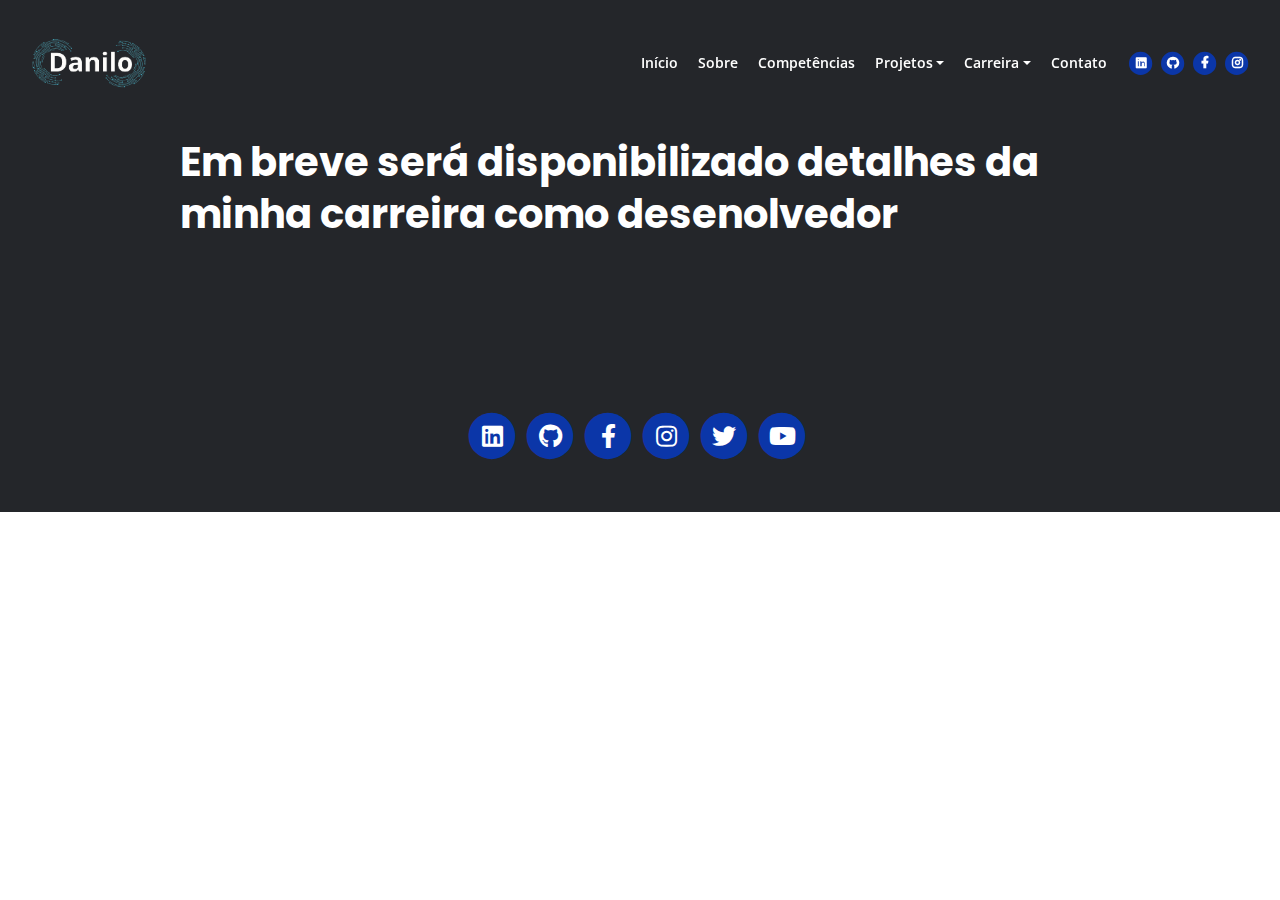
<file: desenvolvedor.html>
<!DOCTYPE html>
<html lang="pt-br">
<head>
    <meta charset="utf-8">
    <meta name="viewport" content="width=device-width, initial-scale=1, shrink-to-fit=no">
    
    <!-- SEO Meta Tags -->
    <meta name="description" content="Your description">
    <meta name="author" content="Your name">

    <!-- OG Meta Tags to improve the way the post looks when you share the page on Facebook, Twitter, LinkedIn -->
	<meta property="og:site_name" content="" /> <!-- website name -->
	<meta property="og:site" content="" /> <!-- website link -->
	<meta property="og:title" content=""/> <!-- title shown in the actual shared post -->
	<meta property="og:description" content="" /> <!-- description shown in the actual shared post -->
	<meta property="og:image" content="" /> <!-- image link, make sure it's jpg -->
	<meta property="og:url" content="" /> <!-- where do you want your post to link to -->
	<meta name="twitter:card" content="summary_large_image"> <!-- to have large image post format in Twitter -->

    <!-- Webpage Title -->
    <title>Desenvolvedor - Danilo Queiroz</title>
    
    <!-- Styles -->
    <link rel="preconnect" href="https://fonts.gstatic.com">
    <link href="https://fonts.googleapis.com/css2?family=Open+Sans:ital,wght@0,400;0,600;0,700;1,400&family=Poppins:wght@600&display=swap" rel="stylesheet">
    <link href="css/bootstrap.css" rel="stylesheet">
    <link href="css/fontawesome-all.css" rel="stylesheet">
	<link href="css/styles.css" rel="stylesheet">
    <link rel="stylesheet" href="css/edicao.css">
	
	<!-- Favicon  -->
    <link rel="icon" href="images/logo.png">
</head>
<body data-spy="scroll" data-target=".fixed-top">
    
    <!-- Navigation -->
    <nav class="navbar navbar-expand-lg fixed-top navbar-dark">
        <div class="container">

            <!-- Image Logo -->
            <a class="navbar-brand logo-image" href="index.html"><img id="logo" src="images/logo.png" alt="Danilo"></a>

            <!-- Text Logo - Use this if you don't have a graphic logo -->
            <!-- <a class="navbar-brand logo-text page-scroll" href="index.html">Mark</a> -->

            <button class="navbar-toggler p-0 border-0" type="button" data-toggle="offcanvas">
                <span class="navbar-toggler-icon"></span>
            </button>

            <div class="navbar-collapse offcanvas-collapse" id="navbarsExampleDefault">
                <ul class="navbar-nav ml-auto">
                    <li class="nav-item">
                        <a class="nav-link page-scroll" href="index.html#header">Início<span class="sr-only">(current)</span></a>
                    </li>
                    <li class="nav-item">
                        <a class="nav-link page-scroll" href="index.html#about">Sobre</a>
                    </li>
                    <li class="nav-item">
                        <a class="nav-link page-scroll" href="index.html#competencias">Competências</a>
                    </li>
                    <li class="nav-item dropdown">
                        <a class="nav-link dropdown-toggle page-scroll" href="index.html#projects">Projetos</a>
                        <div class="dropdown-menu" aria-labelledby="dropdown01">
                            <a class="dropdown-item page-scroll" href="projetos.html">Site pessoal</a>
                            <div class="dropdown-divider"></div>
                            <a class="dropdown-item page-scroll" href="projetos.html">Fique Positivo</a>
                            <div class="dropdown-divider"></div>
                        </div>
                    </li>
                    <li class="nav-item dropdown">
                        <a class="nav-link dropdown-toggle" href="#" id="dropdown01" data-toggle="dropdown"
                            aria-haspopup="true" aria-expanded="false">Carreira</a>
                        <div class="dropdown-menu" aria-labelledby="dropdown01">
                            <a class="dropdown-item page-scroll" href="desenvolvedor.html">Desenvolvedor</a>
                            <div class="dropdown-divider"></div>
                            <a class="dropdown-item page-scroll" href="professor.html">Professor</a>
                            <div class="dropdown-divider"></div>
                            <a class="dropdown-item page-scroll" href="curiosidades.html">Curiosidades</a>
                        </div>
                    </li>
                    <li class="nav-item">
                        <a class="nav-link page-scroll" href="#contact">Contato</a>
                    </li>
                </ul>
                <span class="nav-item social-icons">
                    <span class="fa-stack">
                        <a href="https://www.linkedin.com/in/danilo-queiroz-a4923a230/" target="_blank">
                            <i class="fas fa-circle fa-stack-2x"></i>
                            <i class="fab fa-linkedin fa-stack-1x"></i>
                        </a>
                    </span>
                    <span class="fa-stack">
                        <a href="https://github.com/DaniloKarasov" target="_blank">
                            <i class="fas fa-circle fa-stack-2x"></i>
                            <i class="fab fa-github fa-stack-1x"></i>
                        </a>
                    </span>
                    <span class="fa-stack">
                        <a href="https://www.facebook.com/danilo.queiroz.568/" target="_blank">
                            <i class="fas fa-circle fa-stack-2x"></i>
                            <i class="fab fa-facebook-f fa-stack-1x"></i>
                        </a>
                    </span>
                    <span class="fa-stack">
                        <a href="https://www.instagram.com/danilokarasov/" target="_blank">
                            <i class="fas fa-circle fa-stack-2x"></i>
                            <i class="fab fa-instagram fa-stack-1x"></i>
                        </a>
                    </span>
                </span>
            </div> <!-- end of navbar-collapse -->
        </div> <!-- end of container -->
    </nav> <!-- end of navbar -->
    <!-- end of navigation -->


    <!-- Header -->
    <header class="ex-header">
        <div class="container">
            <div class="row">
                <div class="col-xl-10 offset-xl-1">
                    <h1>Em breve será disponibilizado detalhes da minha carreira como desenolvedor</h1>
                </div> <!-- end of col -->
            </div> <!-- end of row -->
        </div> <!-- end of container -->
    </header> <!-- end of ex-header -->
    <!-- end of header -->


    <!-- Basic -->
    <div class="ex-basic-1 pt-5 pb-5 none">
        <div class="container">
            <div class="row">
                <div class="col-lg-12">
                    <img class="img-fluid mt-5 mb-3" src="images/project-details-large.jpg" alt="alternative">
                </div> <!-- end of col -->
            </div> <!-- end of row -->
        </div> <!-- end of container -->
    </div> <!-- end of ex-basic-1 -->
    <!-- end of basic -->


    <!-- Basic -->
    <div class="ex-basic-1 pt-4 none">
        <div class="container">
            <div class="row">
                <div class="col-xl-10 offset-xl-1">
                    <p>Are you looking for ways to grow the user base for your mobile application? Then you have arrived at the right place. Here you will find a curated collection of landing page HTML templates that will help you build an engaging online presentation for your mobile app and convince visitors to become loyal paying users.</p>
                    <p class="mb-5">All templates in the roundup are premium which means you need to pay for them but we're talking small amounts of money which won't break your bank account but will help authors make a living. In return you get a high quality, updated item together with high quality and very prompt technical support.</p>

                    <h2 class="mb-3">Advantages of working with this template</h2>
                    <p>Besides buying the template you need some basic web skills in order to customize it. Nothing too fancy HTML/CSS will do just fine and a little bit of image editing. You can always hire a web designer to help with the customization work while you provide the template and the content that is the most important.</p>
                    <p class="mb-4">Riga is a landing page HTML template made with Bootstrap to help you showcase your mobile app online and persuade visitors to download it from the app stores. The author used Bootstrap to build the template and integrated a nice animated navigation that slides from outside the screen.</p>
                </div> <!-- end of col -->
            </div> <!-- end of row -->
        </div> <!-- end of container -->
    </div> <!-- end of ex-basic-1 -->
    <!-- end of basic -->


    <!-- Cards -->
    <div class="ex-cards-1 pt-3 pb-3 none">
        <div class="container">
            <div class="row">
                <div class="col-lg-12">
                    
                    <!-- Card -->
                    <div class="card">
                        <ul class="list-unstyled">
                            <li class="media">
                                <span class="fa-stack">
                                    <span class="fas fa-circle fa-stack-2x"></span>
                                    <span class="fa-stack-1x">1</span>
                                </span>
                                <div class="media-body">
                                    <h5>High Quality Service</h5>
                                    <p>Features include an eye catching morphtext in the header, details lightbox for more details information</p>
                                </div>
                            </li>
                        </ul>
                    </div> <!-- end of card -->
                    <!-- end of card -->

                    <!-- Card -->
                    <div class="card">
                        <ul class="list-unstyled">
                            <li class="media">
                                <span class="fa-stack">
                                    <span class="fas fa-circle fa-stack-2x"></span>
                                    <span class="fa-stack-1x">2</span>
                                </span>
                                <div class="media-body">
                                    <h5>Prompt Timely Delivery</h5>
                                    <p>Statistics numbers for important values, card slider for testimonials, image slider for customer logos</p>
                                </div>
                            </li>
                        </ul>
                    </div> <!-- end of card -->
                    <!-- end of card -->

                    <!-- Card -->
                    <div class="card">
                        <ul class="list-unstyled">
                            <li class="media">
                                <span class="fa-stack">
                                    <span class="fas fa-circle fa-stack-2x"></span>
                                    <span class="fa-stack-1x">3</span>
                                </span>
                                <div class="media-body">
                                    <h5>Skilled Team Involved</h5>
                                    <p>Some useful extra pages are bundled with the template lik article details, terms conditions and privacy policy</p>
                                </div>
                            </li>
                        </ul>
                    </div> <!-- end of card -->
                    <!-- end of card -->

                </div> <!-- end of col -->   
            </div> <!-- end of row -->   
        </div> <!-- end of container -->   
    </div> <!-- end of ex-cards-1 -->
    <!-- end of cards -->


    <!-- Basic -->
    <div class="ex-basic-1 pt-3 pb-5 none">
        <div class="container">
            <div class="row">
                <div class="col-xl-10 offset-xl-1">
                    <p class="mb-5">Features include an eye catching morphtext in the header, details lightbox for more details information, statistics numbers for important values, card slider for testimonials, image slider for customer logos and working forms that will enable your landing page to provide leads in order to achieve your marketing goals.</p>
                    
                    <h2 class="mb-4">New elements added to the package</h2>
                    <img class="img-fluid mb-5" src="images/project-details-small.jpg" alt="alternative">
                    <p>Some useful extra pages are bundled with the template lik article details, terms conditions and privacy policy which can be customized as per your requirements. Riga has an impactful dark style design combined with warm colors and angular background shapes with the unique goal of making your mobile app stand out.</p>
                    <p class="mb-5">Leon is an easy to customize landing page HTML template built with Bootstrap for promoting mobile apps to the online audience and making visitors download them from app stores. This template is built with HTML, CSS and Bootstrap to ensure the highest flexibility for all users.</p>
                    <div class="text-box mb-5">
                        <h3>Visitors love a beautiful and efficient website</h3>
                        <p>All designers, developers and tech-savvy people will be able to customize this template with basic web coding skills. Among the features you will find details lightbox for more details information, tabbed content for feature details, video lightbox, card slider for testimonials, statistics numbers, image slider for customer logos, dropdown navigation and useful extra pages for article details, terms.</p>
                    </div> <!-- end of text-box -->
                    <p class="mb-4">Together with touches of call to action green, the overall landing page design will showcase your app beautifully and will help with convincing visitors to download it from the app stores. Orange and gray hues with one color backgrounds to maximize the impact of your content image slider for customer logos and working forms.</p>
                    <ul class="list-unstyled li-space-lg mb-5">
                        <li class="media">
                            <i class="fas fa-square"></i>
                            <div class="media-body"><strong>Card slider</strong> for testimonials, statistics numbers for important values image slider for logos</div>
                        </li>
                        <li class="media">
                            <i class="fas fa-square"></i>
                            <div class="media-body"><strong>Dropdown navigation</strong> and useful extra pages for article details, terms conditions and privacy policy</div>
                        </li>
                        <li class="media">
                            <i class="fas fa-square"></i>
                            <div class="media-body"><strong>Clean light design</strong> mixing purple, orange and gray hues with one color backgrounds to maximize</div>
                        </li>
                        <li class="media">
                            <i class="fas fa-square"></i>
                            <div class="media-body"><strong>Together with</strong> touches of call to action green, the overall landing page design will showcase your app</div>
                        </li>
                        <li class="media">
                            <i class="fas fa-square"></i>
                            <div class="media-body"><strong>This template</strong> is built with HTML, CSS and Bootstrap to ensure the highest flexibility for all users</div>
                        </li>
                    </ul>

                    <a class="btn-solid-reg mb-5" href="index.html">Back</a>
                </div> <!-- end of col -->
            </div> <!-- end of row -->
        </div> <!-- end of container -->
    </div> <!-- end of ex-basic-1 -->
    <!-- end of basic -->


    <!-- Footer -->
    <div class="footer bg-gray">
        <div class="container">
            <div class="row">
                <div class="col-lg-12">
                    <div class="social-container">
                        <span class="fa-stack">
                            <a href="https://www.linkedin.com/in/danilo-queiroz-a4923a230/" target="_blank">
                                <i class="fas fa-circle fa-stack-2x"></i>
                                <i class="fab fa-linkedin fa-stack-1x"></i>
                            </a>
                        </span>
                        <span class="fa-stack">
                            <a href="https://github.com/DaniloKarasov" target="_blank">
                                <i class="fas fa-circle fa-stack-2x"></i>
                                <i class="fab fa-github fa-stack-1x"></i>
                            </a>
                        </span>
                        <span class="fa-stack">
                            <a href="https://www.facebook.com/danilo.queiroz.568/" target="_blank">
                                <i class="fas fa-circle fa-stack-2x"></i>
                                <i class="fab fa-facebook-f fa-stack-1x"></i>
                            </a>
                        </span>
                        <span class="fa-stack">
                            <a href="https://www.instagram.com/danilokarasov/" target="_blank">
                                <i class="fas fa-circle fa-stack-2x"></i>
                                <i class="fab fa-instagram fa-stack-1x"></i>
                            </a>
                        </span>
                        <span class="fa-stack">
                            <a href="https://twitter.com/DaniloQ6592017" target="_blank">
                                <i class="fas fa-circle fa-stack-2x"></i>
                                <i class="fab fa-twitter fa-stack-1x"></i>
                            </a>
                        </span>
                        <span class="fa-stack">
                            <a href="https://www.youtube.com/channel/UCe-aGVLB-o6zqbM1aV0P5ag" target="_blank">
                                <i class="fas fa-circle fa-stack-2x"></i>
                                <i class="fab fa-youtube fa-stack-1x"></i>
                            </a>
                        </span>
                    </div> <!-- end of social-container -->
                </div> <!-- end of col -->
            </div> <!-- end of row -->
        </div> <!-- end of container -->
    </div> <!-- end of footer -->  
    <!-- end of footer -->


    <!-- Copyright -->
    <div class="copyright bg-gray none">
        <div class="container">
            <div class="row">
                <div class="col-lg-12">
                    <p class="p-small">Copyright © <a class="no-line" href="#your-link">Your name</a></p>
                </div> <!-- end of col -->
            </div> <!-- enf of row -->
        </div> <!-- end of container -->

        <div class="container">
            <div class="row">
                <div class="col-lg-12">
                    <p class="p-small">Distributed By <a class="no-line" href="https://themewagon.com/">Themewagon</a></p>
                </div> <!-- end of col -->
            </div> <!-- enf of row -->
        </div> <!-- end of container -->
        
    </div> <!-- end of copyright --> 
    <!-- end of copyright -->
    
    	
    <!-- Scripts -->
    <script src="js/jquery.min.js"></script> <!-- jQuery for Bootstrap's JavaScript plugins -->
    <script src="js/bootstrap.min.js"></script> <!-- Bootstrap framework -->
    <script src="js/jquery.easing.min.js"></script> <!-- jQuery Easing for smooth scrolling between anchors -->
    <script src="js/scripts.js"></script> <!-- Custom scripts -->
</body>
</html>
</file>
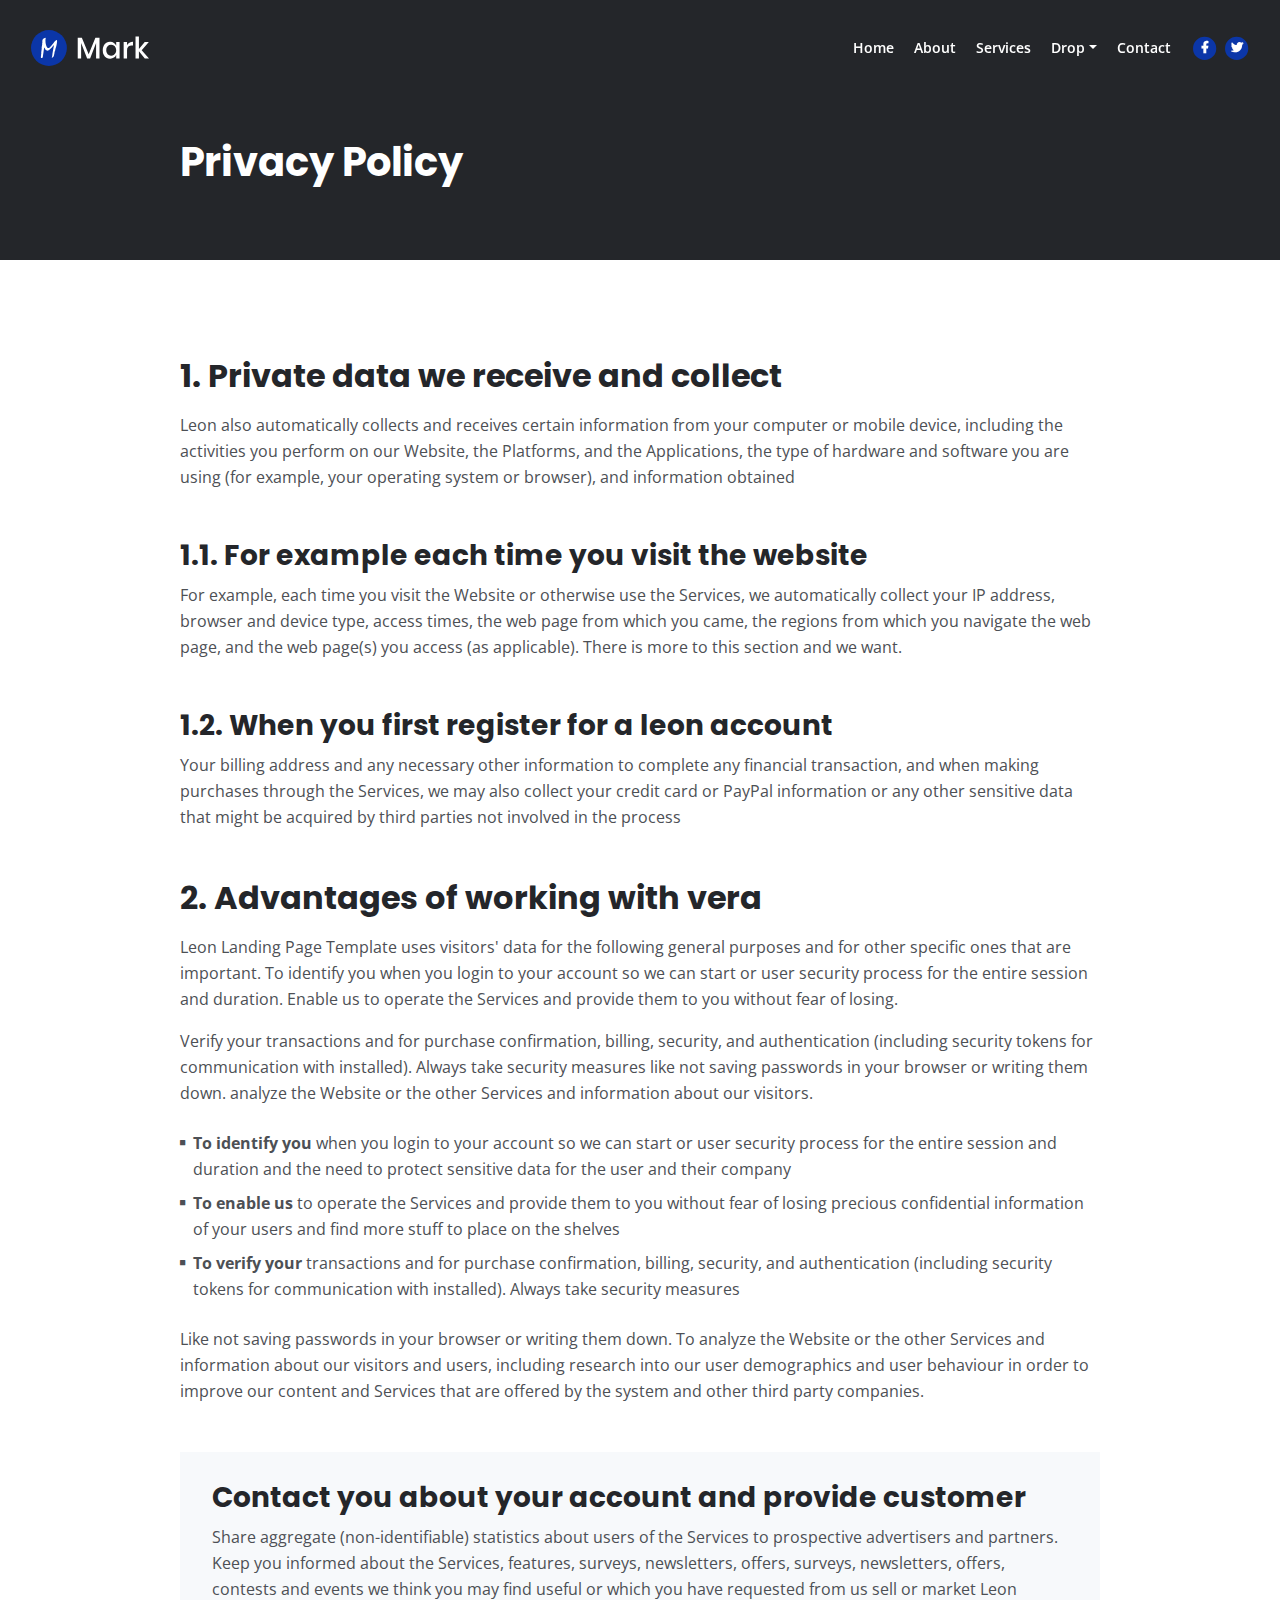
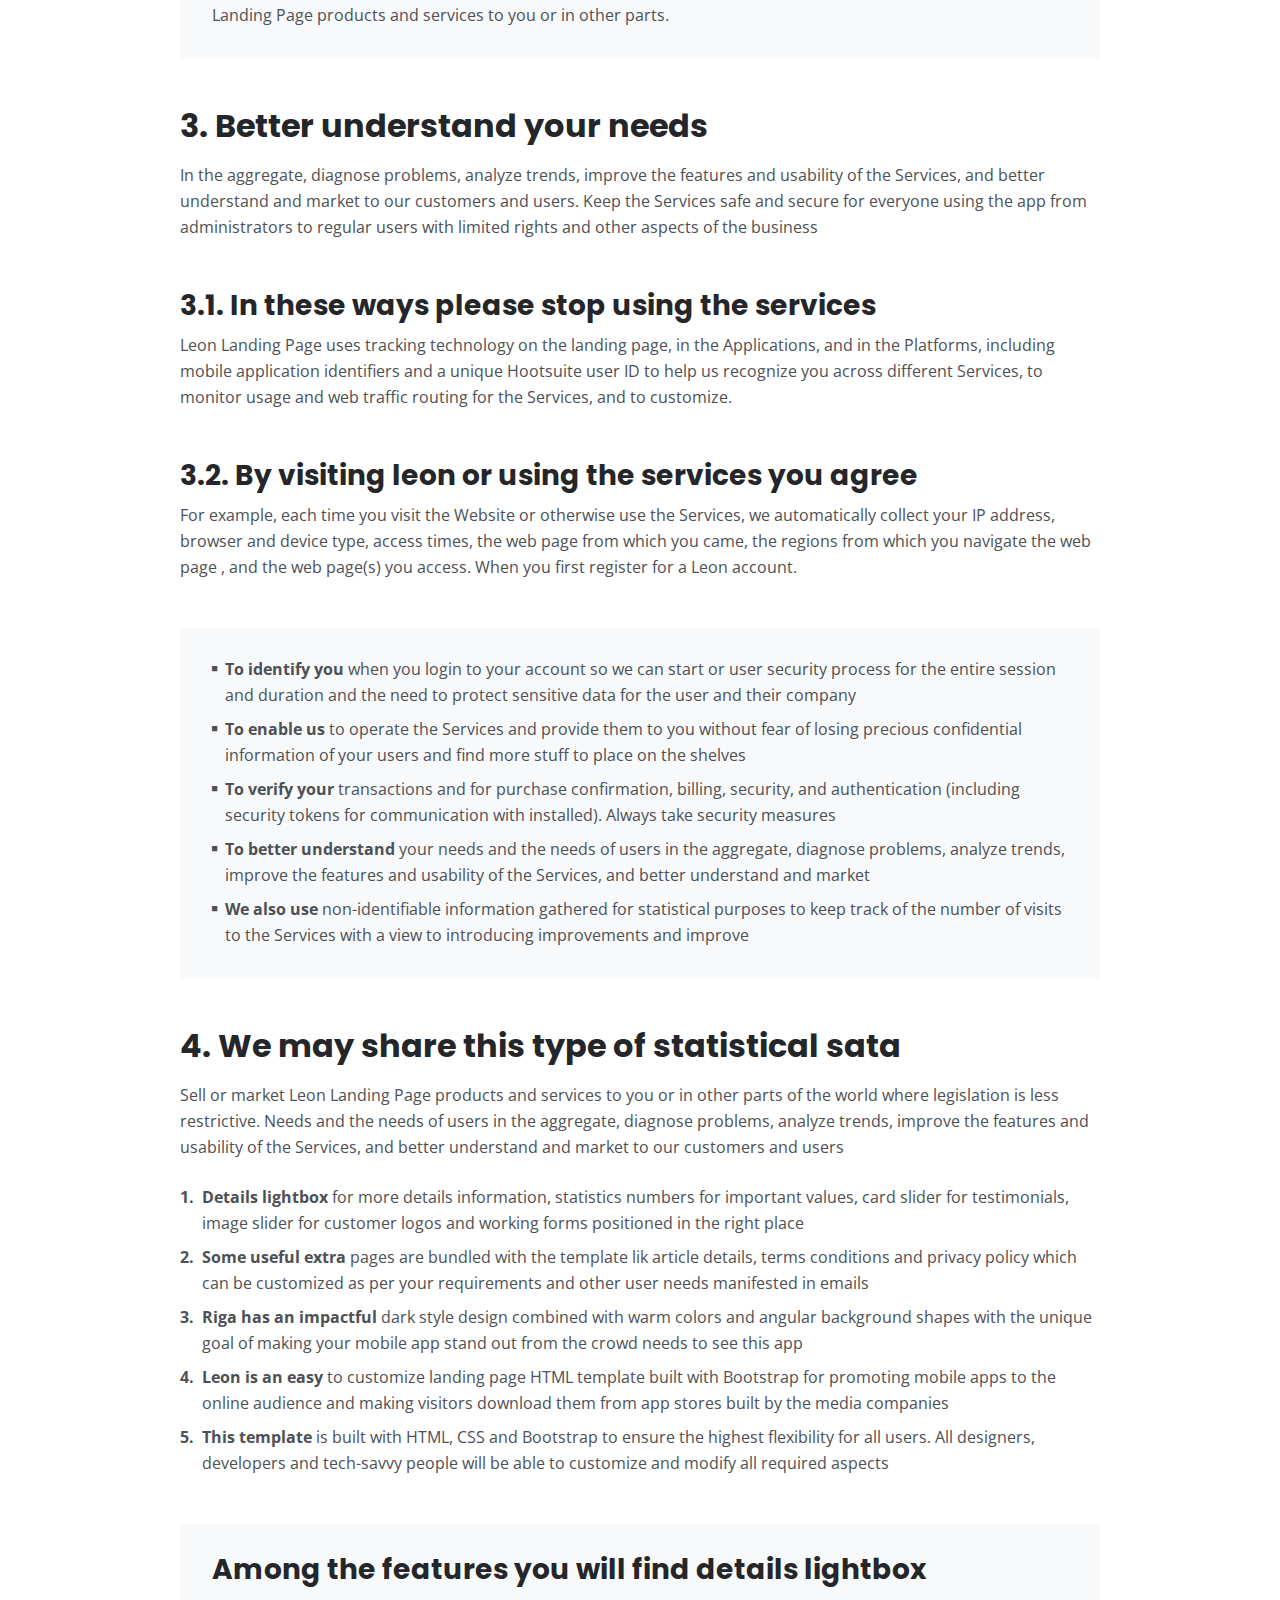
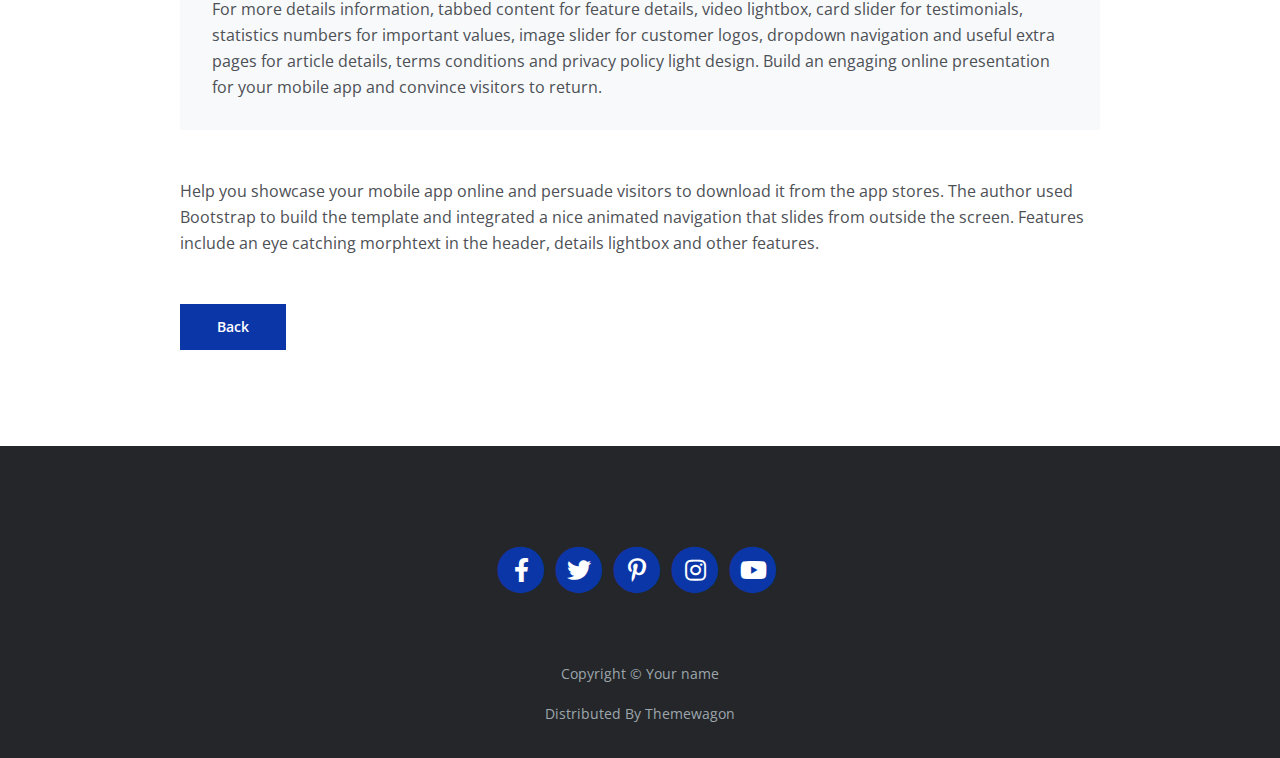
<file: privacy.html>
<!DOCTYPE html>
<html lang="en">
<head>
    <meta charset="utf-8">
    <meta name="viewport" content="width=device-width, initial-scale=1, shrink-to-fit=no">
    
    <!-- SEO Meta Tags -->
    <meta name="description" content="Your description">
    <meta name="author" content="Your name">

    <!-- OG Meta Tags to improve the way the post looks when you share the page on Facebook, Twitter, LinkedIn -->
	<meta property="og:site_name" content="" /> <!-- website name -->
	<meta property="og:site" content="" /> <!-- website link -->
	<meta property="og:title" content=""/> <!-- title shown in the actual shared post -->
	<meta property="og:description" content="" /> <!-- description shown in the actual shared post -->
	<meta property="og:image" content="" /> <!-- image link, make sure it's jpg -->
	<meta property="og:url" content="" /> <!-- where do you want your post to link to -->
	<meta name="twitter:card" content="summary_large_image"> <!-- to have large image post format in Twitter -->

    <!-- Webpage Title -->
    <title>Privacy Policy - Mark</title>
    
    <!-- Styles -->
    <link rel="preconnect" href="https://fonts.gstatic.com">
    <link href="https://fonts.googleapis.com/css2?family=Open+Sans:ital,wght@0,400;0,600;0,700;1,400&family=Poppins:wght@600&display=swap" rel="stylesheet">
    <link href="css/bootstrap.css" rel="stylesheet">
    <link href="css/fontawesome-all.css" rel="stylesheet">
	<link href="css/styles.css" rel="stylesheet">
	
	<!-- Favicon  -->
    <link rel="icon" href="images/favicon.png">
</head>
<body data-spy="scroll" data-target=".fixed-top">
    
    <!-- Navigation -->
    <nav class="navbar navbar-expand-lg fixed-top navbar-dark">
        <div class="container">
            
            <!-- Image Logo -->
            <a class="navbar-brand logo-image" href="index.html"><img src="images/logo.svg" alt="alternative"></a>  

            <!-- Text Logo - Use this if you don't have a graphic logo -->
            <!-- <a class="navbar-brand logo-text page-scroll" href="index.html">Mark</a> -->

            <button class="navbar-toggler p-0 border-0" type="button" data-toggle="offcanvas">
                <span class="navbar-toggler-icon"></span>
            </button>

            <div class="navbar-collapse offcanvas-collapse" id="navbarsExampleDefault">
                <ul class="navbar-nav ml-auto">
                    <li class="nav-item">
                        <a class="nav-link page-scroll" href="index.html#header">Home <span class="sr-only">(current)</span></a>
                    </li>
                    <li class="nav-item">
                        <a class="nav-link page-scroll" href="index.html#about">About</a>
                    </li>
                    <li class="nav-item">
                        <a class="nav-link page-scroll" href="index.html#services">Services</a>
                    </li>
                    <li class="nav-item dropdown">
                        <a class="nav-link dropdown-toggle" href="#" id="dropdown01" data-toggle="dropdown" aria-haspopup="true" aria-expanded="false">Drop</a>
                        <div class="dropdown-menu" aria-labelledby="dropdown01">
                            <a class="dropdown-item page-scroll" href="project.html">Project Details</a>
                            <div class="dropdown-divider"></div>
                            <a class="dropdown-item page-scroll" href="terms.html">Terms Conditions</a>
                            <div class="dropdown-divider"></div>
                            <a class="dropdown-item page-scroll" href="privacy.html">Privacy Policy</a>
                        </div>
                    </li>
                    <li class="nav-item">
                        <a class="nav-link page-scroll" href="index.html#contact">Contact</a>
                    </li>
                </ul>
                <span class="nav-item social-icons">
                    <span class="fa-stack">
                        <a href="#your-link">
                            <i class="fas fa-circle fa-stack-2x"></i>
                            <i class="fab fa-facebook-f fa-stack-1x"></i>
                        </a>
                    </span>
                    <span class="fa-stack">
                        <a href="#your-link">
                            <i class="fas fa-circle fa-stack-2x"></i>
                            <i class="fab fa-twitter fa-stack-1x"></i>
                        </a>
                    </span>
                </span>
            </div> <!-- end of navbar-collapse -->
        </div> <!-- end of container -->
    </nav> <!-- end of navbar -->
    <!-- end of navigation -->


    <!-- Header -->
    <header class="ex-header">
        <div class="container">
            <div class="row">
                <div class="col-xl-10 offset-xl-1">
                    <h1>Privacy Policy</h1>
                </div> <!-- end of col -->
            </div> <!-- end of row -->
        </div> <!-- end of container -->
    </header> <!-- end of ex-header -->
    <!-- end of header -->


    <!-- Basic -->
    <div class="ex-basic-1 pt-5 pb-5">
        <div class="container">
            <div class="row">
                <div class="col-xl-10 offset-xl-1">
                    <h2 class="mt-5 mb-3">1. Private data we receive and collect</h2>
                    <p class="mb-5">Leon also automatically collects and receives certain information from your computer or mobile device, including the activities you perform on our Website, the Platforms, and the Applications, the type of hardware and software you are using (for example, your operating system or browser), and information obtained</p>
                    <h3>1.1. For example each time you visit the website</h3>
                    <p class="mb-5">For example, each time you visit the Website or otherwise use the Services, we automatically collect your IP address, browser and device type, access times, the web page from which you came, the regions from which you navigate the web page, and the web page(s) you access (as applicable). There is more to this section and we want.</p>
                    <h3>1.2. When you first register for a leon account</h3>
                    <p class="mb-5">Your billing address and any necessary other information to complete any financial transaction, and when making purchases through the Services, we may also collect your credit card or PayPal information or any other sensitive data that might be acquired by third parties not involved in the process</p>
                    
                    <h2 class="mb-3">2. Advantages of working with vera</h2>
                    <p>Leon Landing Page Template uses visitors' data for the following general purposes and for other specific ones that are important. To identify you when you login to your account so we can start or user security process for the entire session and duration. Enable us to operate the Services and provide them to you without fear of losing.</p>
                    <p class="mb-4">Verify your transactions and for purchase confirmation, billing, security, and authentication (including security tokens for communication with installed). Always take security measures like not saving passwords in your browser or writing them down. analyze the Website or the other Services and information about our visitors.</p>
                    <ul class="list-unstyled li-space-lg mb-4">
                        <li class="media">
                            <i class="fas fa-square"></i>
                            <div class="media-body"><strong>To identify you</strong> when you login to your account so we can start or user security process for the entire session and duration and the need to protect sensitive data for the user and their company</div>
                        </li>
                        <li class="media">
                            <i class="fas fa-square"></i>
                            <div class="media-body"><strong>To enable us</strong> to operate the Services and provide them to you without fear of losing precious confidential information of your users and find more stuff to place on the shelves</div>
                        </li>
                        <li class="media">
                            <i class="fas fa-square"></i>
                            <div class="media-body"><strong>To verify your</strong> transactions and for purchase confirmation, billing, security, and authentication (including security tokens for communication with installed). Always take security measures</div>
                        </li>
                    </ul>
                    <p class="mb-5">Like not saving passwords in your browser or writing them down. To analyze the Website or the other Services and information about our visitors and users, including research into our user demographics and user behaviour in order to improve our content and Services that are offered by the system and other third party companies.</p>
                    <div class="text-box mb-5">
                        <h3>Contact you about your account and provide customer</h3>
                        <p>Share aggregate (non-identifiable) statistics about users of the Services to prospective advertisers and partners. Keep you informed about the Services, features, surveys, newsletters, offers, surveys, newsletters, offers, contests and events we think you may find useful or which you have requested from us sell or market Leon Landing Page products and services to you or in other parts.</p>
                    </div> <!-- end of text-box -->
                    
                    <h2 class="mb-3">3. Better understand your needs</h2>
                    <p class="mb-5"> In the aggregate, diagnose problems, analyze trends, improve the features and usability of the Services, and better understand and market to our customers and users. Keep the Services safe and secure for everyone using the app from administrators to regular users with limited rights and other aspects of the business</p>
                    <h3>3.1. In these ways please stop using the services</h3>
                    <p class="mb-5">Leon Landing Page uses tracking technology on the landing page, in the Applications, and in the Platforms, including mobile application identifiers and a unique Hootsuite user ID to help us recognize you across different Services, to monitor usage and web traffic routing for the Services, and to customize.</p>
                    <h3>3.2. By visiting leon or using the services you agree</h3>
                    <p class="mb-5">For example, each time you visit the Website or otherwise use the Services, we automatically collect your IP address, browser and device type, access times, the web page from which you came, the regions from which you navigate the web page , and the web page(s) you access. When you first register for a Leon account.</p>
                    <div class="text-box mb-5">
                        <ul class="list-unstyled li-space-lg">
                            <li class="media">
                                <i class="fas fa-square"></i>
                                <div class="media-body"><strong>To identify you</strong> when you login to your account so we can start or user security process for the entire session and duration and the need to protect sensitive data for the user and their company</div>
                            </li>
                            <li class="media">
                                <i class="fas fa-square"></i>
                                <div class="media-body"><strong>To enable us</strong> to operate the Services and provide them to you without fear of losing precious confidential information of your users and find more stuff to place on the shelves</div>
                            </li>
                            <li class="media">
                                <i class="fas fa-square"></i>
                                <div class="media-body"><strong>To verify your</strong> transactions and for purchase confirmation, billing, security, and authentication (including security tokens for communication with installed). Always take security measures</div>
                            </li>
                            <li class="media">
                                <i class="fas fa-square"></i>
                                <div class="media-body"><strong>To better understand</strong> your needs and the needs of users in the aggregate, diagnose problems, analyze trends, improve the features and usability of the Services, and better understand and market</div>
                            </li>
                            <li class="media">
                                <i class="fas fa-square"></i>
                                <div class="media-body"><strong>We also use</strong> non-identifiable information gathered for statistical purposes to keep track of the number of visits to the Services with a view to introducing improvements and improve</div>
                            </li>
                        </ul>
                    </div> <!-- end of text-box -->
                    
                    <h2 class="mb-3">4. We may share this type of statistical sata</h2>
                    <p class="mb-4">Sell or market Leon Landing Page products and services to you or in other parts of the world where legislation is less restrictive. Needs and the needs of users in the aggregate, diagnose problems, analyze trends, improve the features and usability of the Services, and better understand and market to our customers and users</p>
                    <ul class="list-unstyled li-space-lg mb-5">
                        <li class="media">
                            <strong>1.</strong>
                            <div class="media-body"><strong>Details lightbox</strong> for more details information, statistics numbers for important values, card slider for testimonials, image slider for customer logos and working forms positioned in the right place</div>
                        </li>
                        <li class="media">
                            <strong>2.</strong>
                            <div class="media-body"><strong>Some useful extra</strong> pages are bundled with the template lik article details, terms conditions and privacy policy which can be customized as per your requirements and other user needs manifested in emails</div>
                        </li>
                        <li class="media">
                            <strong>3.</strong>
                            <div class="media-body"><strong>Riga has an impactful</strong> dark style design combined with warm colors and angular background shapes with the unique goal of making your mobile app stand out from the crowd needs to see this app</div>
                        </li>
                        <li class="media">
                            <strong>4.</strong>
                            <div class="media-body"><strong>Leon is an easy</strong> to customize landing page HTML template built with Bootstrap for promoting mobile apps to the online audience and making visitors download them from app stores built by the media companies</div>
                        </li>
                        <li class="media">
                            <strong>5.</strong>
                            <div class="media-body"><strong>This template</strong> is built with HTML, CSS and Bootstrap to ensure the highest flexibility for all users. All designers, developers and tech-savvy people will be able to customize and modify all required aspects</div>
                        </li>
                    </ul>
                    
                    <div class="text-box mb-5">
                        <h3>Among the features you will find details lightbox</h3>
                        <p>For more details information, tabbed content for feature details, video lightbox, card slider for testimonials, statistics numbers for important values, image slider for customer logos, dropdown navigation and useful extra pages for article details, terms conditions and privacy policy light design. Build an engaging online presentation for your mobile app and convince visitors to return.</p>
                    </div> <!-- end of text-box -->
                    <p class="mb-5">Help you showcase your mobile app online and persuade visitors to download it from the app stores. The author used Bootstrap to build the template and integrated a nice animated navigation that slides from outside the screen. Features include an eye catching morphtext in the header, details lightbox and other features.</p>
                    
                    <a class="btn-solid-reg mb-5" href="index.html">Back</a>
                </div> <!-- end of col -->
            </div> <!-- end of row -->
        </div> <!-- end of container -->
    </div> <!-- end of ex-basic-1 -->
    <!-- end of basic -->


    <!-- Footer -->
    <div class="footer bg-gray">
        <div class="container">
            <div class="row">
                <div class="col-lg-12">
                    <div class="social-container">
                        <span class="fa-stack">
                            <a href="#your-link">
                                <i class="fas fa-circle fa-stack-2x"></i>
                                <i class="fab fa-facebook-f fa-stack-1x"></i>
                            </a>
                        </span>
                        <span class="fa-stack">
                            <a href="#your-link">
                                <i class="fas fa-circle fa-stack-2x"></i>
                                <i class="fab fa-twitter fa-stack-1x"></i>
                            </a>
                        </span>
                        <span class="fa-stack">
                            <a href="#your-link">
                                <i class="fas fa-circle fa-stack-2x"></i>
                                <i class="fab fa-pinterest-p fa-stack-1x"></i>
                            </a>
                        </span>
                        <span class="fa-stack">
                            <a href="#your-link">
                                <i class="fas fa-circle fa-stack-2x"></i>
                                <i class="fab fa-instagram fa-stack-1x"></i>
                            </a>
                        </span>
                        <span class="fa-stack">
                            <a href="#your-link">
                                <i class="fas fa-circle fa-stack-2x"></i>
                                <i class="fab fa-youtube fa-stack-1x"></i>
                            </a>
                        </span>
                    </div> <!-- end of social-container -->
                </div> <!-- end of col -->
            </div> <!-- end of row -->
        </div> <!-- end of container -->
    </div> <!-- end of footer -->  
    <!-- end of footer -->


    <!-- Copyright -->
    <div class="copyright bg-gray">
        <div class="container">
            <div class="row">
                <div class="col-lg-12">
                    <p class="p-small">Copyright © <a class="no-line" href="#your-link">Your name</a></p>
                </div> <!-- end of col -->
            </div> <!-- enf of row -->
        </div> <!-- end of container -->

        <div class="container">
            <div class="row">
                <div class="col-lg-12">
                    <p class="p-small">Distributed By <a class="no-line" href="https://themewagon.com/">Themewagon</a></p>
                </div> <!-- end of col -->
            </div> <!-- enf of row -->
        </div> <!-- end of container -->
    </div> <!-- end of copyright --> 
    <!-- end of copyright -->
    
    	
    <!-- Scripts -->
    <script src="js/jquery.min.js"></script> <!-- jQuery for Bootstrap's JavaScript plugins -->
    <script src="js/bootstrap.min.js"></script> <!-- Bootstrap framework -->
    <script src="js/jquery.easing.min.js"></script> <!-- jQuery Easing for smooth scrolling between anchors -->
    <script src="js/scripts.js"></script> <!-- Custom scripts -->
</body>
</html>
</file>
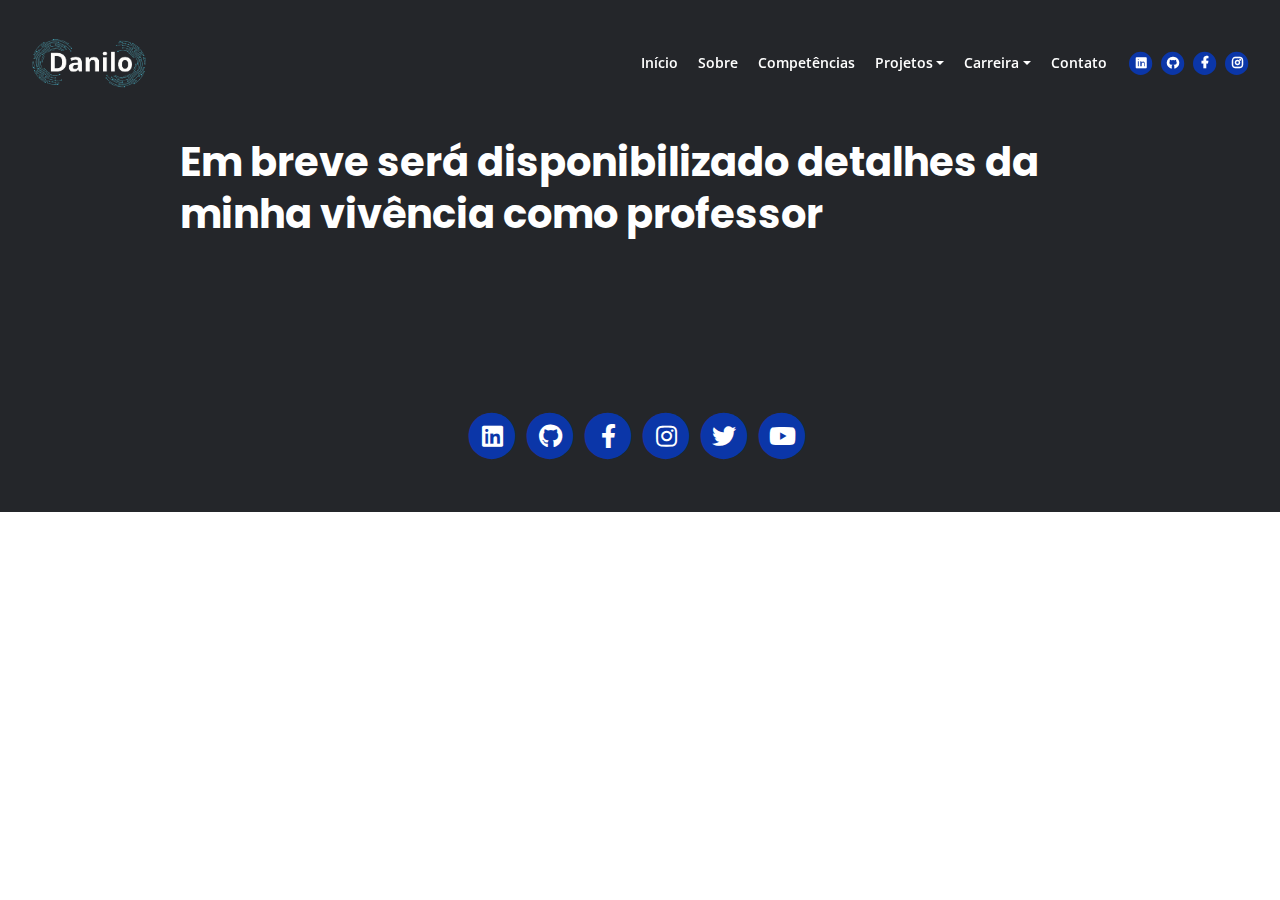
<file: professor.html>
<!DOCTYPE html>
<html lang="pt-br">

<head>
    <meta charset="utf-8">
    <meta name="viewport" content="width=device-width, initial-scale=1, shrink-to-fit=no">

    <!-- SEO Meta Tags -->
    <meta name="description" content="Your description">
    <meta name="author" content="Your name">

    <!-- OG Meta Tags to improve the way the post looks when you share the page on Facebook, Twitter, LinkedIn -->
    <meta property="og:site_name" content="" /> <!-- website name -->
    <meta property="og:site" content="" /> <!-- website link -->
    <meta property="og:title" content="" /> <!-- title shown in the actual shared post -->
    <meta property="og:description" content="" /> <!-- description shown in the actual shared post -->
    <meta property="og:image" content="" /> <!-- image link, make sure it's jpg -->
    <meta property="og:url" content="" /> <!-- where do you want your post to link to -->
    <meta name="twitter:card" content="summary_large_image"> <!-- to have large image post format in Twitter -->

    <!-- Webpage Title -->
    <title>Professor - Danilo Queiroz</title>

    <!-- Styles -->
    <link rel="preconnect" href="https://fonts.gstatic.com">
    <link
        href="https://fonts.googleapis.com/css2?family=Open+Sans:ital,wght@0,400;0,600;0,700;1,400&family=Poppins:wght@600&display=swap"
        rel="stylesheet">
    <link href="css/bootstrap.css" rel="stylesheet">
    <link href="css/fontawesome-all.css" rel="stylesheet">
    <link href="css/styles.css" rel="stylesheet">
    <link rel="stylesheet" href="css/edicao.css">

    <!-- Favicon  -->
    <link rel="icon" href="images/logo.png">
</head>

<body data-spy="scroll" data-target=".fixed-top">

    <!-- Navigation -->
    <nav class="navbar navbar-expand-lg fixed-top navbar-dark">
        <div class="container">

            <!-- Image Logo -->
            <a class="navbar-brand logo-image" href="index.html"><img id="logo" src="images/logo.png" alt="Danilo"></a>

            <!-- Text Logo - Use this if you don't have a graphic logo -->
            <!-- <a class="navbar-brand logo-text page-scroll" href="index.html">Mark</a> -->

            <button class="navbar-toggler p-0 border-0" type="button" data-toggle="offcanvas">
                <span class="navbar-toggler-icon"></span>
            </button>

            <div class="navbar-collapse offcanvas-collapse" id="navbarsExampleDefault">
                <ul class="navbar-nav ml-auto">
                    <li class="nav-item">
                        <a class="nav-link page-scroll" href="index.html#header">Início<span class="sr-only">(current)</span></a>
                    </li>
                    <li class="nav-item">
                        <a class="nav-link page-scroll" href="index.html#about">Sobre</a>
                    </li>
                    <li class="nav-item">
                        <a class="nav-link page-scroll" href="index.html#competencias">Competências</a>
                    </li>
                    <li class="nav-item dropdown">
                        <a class="nav-link dropdown-toggle page-scroll" href="index.html#projects">Projetos</a>
                        <div class="dropdown-menu" aria-labelledby="dropdown01">
                            <a class="dropdown-item page-scroll" href="projetos.html">Site pessoal</a>
                            <div class="dropdown-divider"></div>
                            <a class="dropdown-item page-scroll" href="projetos.html">Fique Positivo</a>
                            <div class="dropdown-divider"></div>
                        </div>
                    </li>
                    <li class="nav-item dropdown">
                        <a class="nav-link dropdown-toggle" href="#" id="dropdown01" data-toggle="dropdown"
                            aria-haspopup="true" aria-expanded="false">Carreira</a>
                        <div class="dropdown-menu" aria-labelledby="dropdown01">
                            <a class="dropdown-item page-scroll" href="desenvolvedor.html">Desenvolvedor</a>
                            <div class="dropdown-divider"></div>
                            <a class="dropdown-item page-scroll" href="professor.html">Professor</a>
                            <div class="dropdown-divider"></div>
                            <a class="dropdown-item page-scroll" href="curiosidades.html">Curiosidades</a>
                        </div>
                    </li>
                    <li class="nav-item">
                        <a class="nav-link page-scroll" href="#contact">Contato</a>
                    </li>
                </ul>
                <span class="nav-item social-icons">
                    <span class="fa-stack">
                        <a href="https://www.linkedin.com/in/danilo-queiroz-a4923a230/" target="_blank">
                            <i class="fas fa-circle fa-stack-2x"></i>
                            <i class="fab fa-linkedin fa-stack-1x"></i>
                        </a>
                    </span>
                    <span class="fa-stack">
                        <a href="https://github.com/DaniloKarasov" target="_blank">
                            <i class="fas fa-circle fa-stack-2x"></i>
                            <i class="fab fa-github fa-stack-1x"></i>
                        </a>
                    </span>
                    <span class="fa-stack">
                        <a href="https://www.facebook.com/danilo.queiroz.568/" target="_blank">
                            <i class="fas fa-circle fa-stack-2x"></i>
                            <i class="fab fa-facebook-f fa-stack-1x"></i>
                        </a>
                    </span>
                    <span class="fa-stack">
                        <a href="https://www.instagram.com/danilokarasov/" target="_blank">
                            <i class="fas fa-circle fa-stack-2x"></i>
                            <i class="fab fa-instagram fa-stack-1x"></i>
                        </a>
                    </span>
                </span>
            </div> <!-- end of navbar-collapse -->
        </div> <!-- end of container -->
    </nav> <!-- end of navbar -->
    <!-- end of navigation -->


    <!-- Header -->
    <header class="ex-header">
        <div class="container">
            <div class="row">
                <div class="col-xl-10 offset-xl-1">
                    <h1>Em breve será disponibilizado detalhes da minha vivência como professor</h1>
                </div> <!-- end of col -->
            </div> <!-- end of row -->
        </div> <!-- end of container -->
    </header> <!-- end of ex-header -->
    <!-- end of header -->


    <!-- Basic -->
    <div class="ex-basic-1 pt-5 pb-5 none">
        <div class="container">
            <div class="row">
                <div class="col-xl-10 offset-xl-1">
                    <div class="text-box mt-5 mb-5">
                        <p class="p-large">The app also automatically collects and receives certain information from
                            your computer or mobile device, including the activities you perform on our Website, the
                            Platforms, and the Applications, the type of hardware and software you are using (for
                            example, your operating system or browser).</p>
                    </div> <!-- end of text-box -->

                    <h2 class="mb-3">1. Each time you visit the website or services</h2>
                    <p>For example, each time you visit the Website or otherwise use the Services, we automatically
                        collect your IP address, browser and device type, access times, the web page from which you
                        came, the regions from which you navigate the web page , and the web page(s) you access. When
                        you first register for a Leon account.</p>
                    <p class="mb-5">Under no circumstances shall Leon be liable for any direct, indirect, special,
                        incidental or consequential damages, including, but not limited to, loss of data or profit,
                        arising out of the use, or the inability to use, the materials on this site, even if Leon or an
                        authorized representative has been advised of the possibility of such damages.</p>

                    <h2 class="mb-3">2. If your use of materials from this site</h2>
                    <p>If your use of materials from this site results in the need for servicing, repair or correction
                        of equipment or data, you assume any costs thereof should only be provided by the user of the
                        application. Under no circumstances shall Leon be liable for any direct, indirect, special,
                        incidental or consequential damages.</p>
                    <p class="mb-4">All our templates inherit the GNU general public license from HTML. All .PSD & CSS
                        files are packaged separately and are not licensed under the GPL 2.0. Instead, these files
                        inherit Leon Personal Use License. These files are given to all Clients on a personal use basis.
                        You may not offer them or use high quality support.</p>
                    <ul class="list-unstyled li-space-lg mb-4">
                        <li class="media">
                            <i class="fas fa-square"></i>
                            <div class="media-body"><strong>Modified or unmodified</strong> for redistribution or resale
                                of any kind. You can’t use one of our themes on a HTML domain. More on HTML Vs CSS, you
                                can read here where all the users gather to download</div>
                        </li>
                        <li class="media">
                            <i class="fas fa-square"></i>
                            <div class="media-body"><strong>You can use our templates</strong> do develop sites for your
                                clients and also for a limited amount our templates inherit the GNU general public
                                license from HTML but no more than one project per click view</div>
                        </li>
                        <li class="media">
                            <i class="fas fa-square"></i>
                            <div class="media-body"><strong>For redistribution or resale</strong> of any kind. You can’t
                                use one of our themes on a HTML domain. More on HTML Vs CSS, you can read here. You can
                                use our templates do develop these types of situations</div>
                        </li>
                    </ul>
                    <p class="mb-5">Services help our customers promote their products and services, marketing and
                        advertising; engaging audiences; scheduling and publishing messages; and analyze the results are
                        always measured better with a dedicated analytics tool You can use our templates do develop
                        sites for your clients and also for small fee.</p>

                    <h2 class="mb-3">3. Designer membership and how it applies</h2>
                    <p class="mb-5">By using any of the Services, or submitting or collecting any Personal Information
                        via the Services, you consent to the collection, transfer, storage disclosure, and use of your
                        Personal Information in the manner set out in this Privacy Policy. If you do not consent to the
                        use of your Personal Information.</p>
                    <h3>3.1. In these ways please stop using the services</h3>
                    <p class="mb-5">Leon Landing Page uses tracking technology on the landing page, in the Applications,
                        and in the Platforms, including mobile application identifiers and a unique Hootsuite user ID to
                        help us recognize you across different Services, to monitor usage and web traffic routing for
                        the Services, and to customize.</p>
                    <h3>3.2. By visiting the app or using the services you agree</h3>
                    <p class="mb-4">For example, each time you visit the Website or otherwise use the Services, we
                        automatically collect your IP address, browser and device type, access times, the web page from
                        which you came, the regions from which you navigate the web page , and the web page(s) you
                        access. When you first register for a Leon account.</p>
                    <ul class="list-unstyled li-space-lg mb-5">
                        <li class="media">
                            <i class="fas fa-square"></i>
                            <div class="media-body"><strong>Cookies are small</strong> text files placed on your device
                                when you visit a website or use the service</div>
                        </li>
                        <li class="media">
                            <i class="fas fa-square"></i>
                            <div class="media-body"><strong>All templates</strong> in the roundup are premium which
                                means you need to pay for them but we're talking</div>
                        </li>
                        <li class="media">
                            <i class="fas fa-square"></i>
                            <div class="media-body"><strong>Will help authors </strong> make a living. In return you get
                                a high quality, updated item together</div>
                        </li>
                        <li class="media">
                            <i class="fas fa-square"></i>
                            <div class="media-body"><strong>Besides buying</strong> the template you need some basic web
                                skills in order to customize it nothing</div>
                        </li>
                        <li class="media">
                            <i class="fas fa-square"></i>
                            <div class="media-body"><strong>You can always</strong> hire a web designer to help with the
                                customization work while you provide</div>
                        </li>
                    </ul>

                    <h2 class="mb-3">4. This is a landing page HTML template</h2>
                    <p class="mb-4">Help you showcase your mobile app online and persuade visitors to download it from
                        the app stores. The author used Bootstrap to build the template and integrated a nice animated
                        navigation that slides from outside the screen. Features include an eye catching morphtext in
                        the header, details lightbox and other features.</p>
                    <ul class="list-unstyled li-space-lg mb-5">
                        <li class="media">
                            <strong>1.</strong>
                            <div class="media-body"><strong>Details lightbox</strong> for more details information,
                                statistics numbers for important values, card slider for testimonials, image slider for
                                customer logos and working forms positioned in the right place</div>
                        </li>
                        <li class="media">
                            <strong>2.</strong>
                            <div class="media-body"><strong>Some useful extra</strong> pages are bundled with the
                                template lik article details, terms conditions and privacy policy which can be
                                customized as per your requirements and other user needs manifested in emails</div>
                        </li>
                        <li class="media">
                            <strong>3.</strong>
                            <div class="media-body"><strong>The app has an impactful</strong> dark style design combined
                                with warm colors and angular background shapes with the unique goal of making your
                                mobile app stand out from the crowd needs to see this app</div>
                        </li>
                        <li class="media">
                            <strong>4.</strong>
                            <div class="media-body"><strong>Item is an easy</strong> to customize landing page HTML
                                template built with Bootstrap for promoting mobile apps to the online audience and
                                making visitors download them from app stores built by the media companies</div>
                        </li>
                        <li class="media">
                            <strong>5.</strong>
                            <div class="media-body"><strong>This template</strong> is built with HTML, CSS and Bootstrap
                                to ensure the highest flexibility for all users. All designers, developers and
                                tech-savvy people will be able to customize and modify all required aspects</div>
                        </li>
                    </ul>

                    <div class="text-box mb-5">
                        <h3>Among the features you will find details lightbox</h3>
                        <p>For more details information, tabbed content for feature details, video lightbox, card slider
                            for testimonials, statistics numbers for important values, image slider for customer logos,
                            dropdown navigation and useful extra pages for article details, terms conditions and privacy
                            policy light design. Build an engaging online presentation for your mobile app and convince
                            visitors to return.</p>
                    </div> <!-- end of text-box -->
                    <p class="mb-5">Together with touches of call to action green, the overall landing page design will
                        showcase your app beautifully and will help with convincing visitors to download it from the app
                        stores orange and gray hues with one color backgrounds to maximize the impact of your written
                        and online content.</p>

                    <a class="btn-solid-reg mb-5" href="index.html">Back</a>
                </div> <!-- end of col -->
            </div> <!-- end of row -->
        </div> <!-- end of container -->
    </div> <!-- end of ex-basic-1 -->
    <!-- end of basic -->


    <!-- Footer -->
    <div class="footer bg-gray">
        <div class="container">
            <div class="row">
                <div class="col-lg-12">
                    <div class="social-container">
                        <span class="fa-stack">
                            <a href="https://www.linkedin.com/in/danilo-queiroz-a4923a230/" target="_blank">
                                <i class="fas fa-circle fa-stack-2x"></i>
                                <i class="fab fa-linkedin fa-stack-1x"></i>
                            </a>
                        </span>
                        <span class="fa-stack">
                            <a href="https://github.com/DaniloKarasov" target="_blank">
                                <i class="fas fa-circle fa-stack-2x"></i>
                                <i class="fab fa-github fa-stack-1x"></i>
                            </a>
                        </span>
                        <span class="fa-stack">
                            <a href="https://www.facebook.com/danilo.queiroz.568/" target="_blank">
                                <i class="fas fa-circle fa-stack-2x"></i>
                                <i class="fab fa-facebook-f fa-stack-1x"></i>
                            </a>
                        </span>
                        <span class="fa-stack">
                            <a href="https://www.instagram.com/danilokarasov/" target="_blank">
                                <i class="fas fa-circle fa-stack-2x"></i>
                                <i class="fab fa-instagram fa-stack-1x"></i>
                            </a>
                        </span>
                        <span class="fa-stack">
                            <a href="https://twitter.com/DaniloQ6592017" target="_blank">
                                <i class="fas fa-circle fa-stack-2x"></i>
                                <i class="fab fa-twitter fa-stack-1x"></i>
                            </a>
                        </span>
                        <span class="fa-stack">
                            <a href="https://www.youtube.com/channel/UCe-aGVLB-o6zqbM1aV0P5ag" target="_blank">
                                <i class="fas fa-circle fa-stack-2x"></i>
                                <i class="fab fa-youtube fa-stack-1x"></i>
                            </a>
                        </span>
                    </div> <!-- end of social-container -->
                </div> <!-- end of col -->
            </div> <!-- end of row -->
        </div> <!-- end of container -->
    </div> <!-- end of footer -->
    <!-- end of footer -->


    <!-- Copyright -->
    <div class="copyright bg-gray none">
        <div class="container">
            <div class="row">
                <div class="col-lg-12">
                    <p class="p-small">Copyright © <a class="no-line" href="#your-link">Your name</a></p>
                </div> <!-- end of col -->
            </div> <!-- enf of row -->
        </div> <!-- end of container -->

        <div class="container">
            <div class="row">
                <div class="col-lg-12">
                    <p class="p-small">Distributed By <a class="no-line" href="https://themewagon.com/">Themewagon</a>
                    </p>
                </div> <!-- end of col -->
            </div> <!-- enf of row -->
        </div> <!-- end of container -->

    </div> <!-- end of copyright -->
    <!-- end of copyright -->


    <!-- Scripts -->
    <script src="js/jquery.min.js"></script> <!-- jQuery for Bootstrap's JavaScript plugins -->
    <script src="js/bootstrap.min.js"></script> <!-- Bootstrap framework -->
    <script src="js/jquery.easing.min.js"></script> <!-- jQuery Easing for smooth scrolling between anchors -->
    <script src="js/scripts.js"></script> <!-- Custom scripts -->
</body>

</html>
</file>
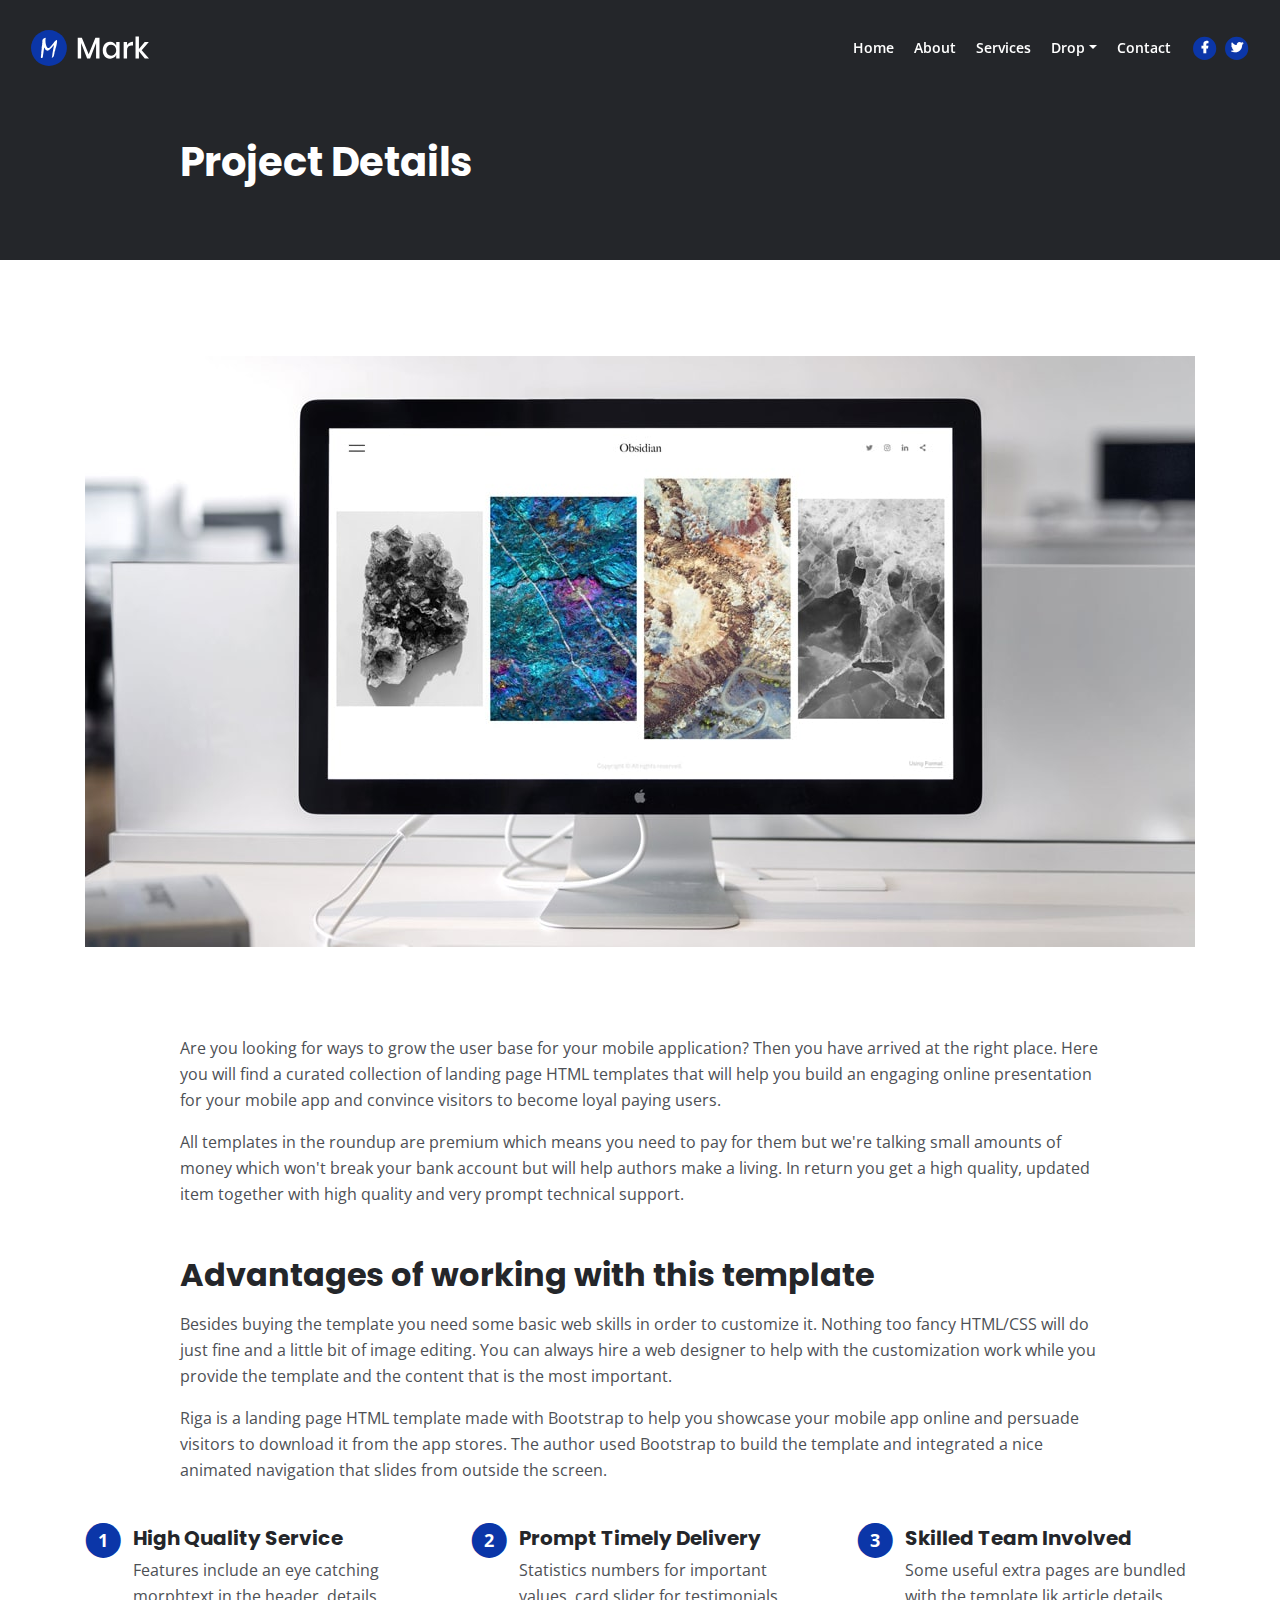
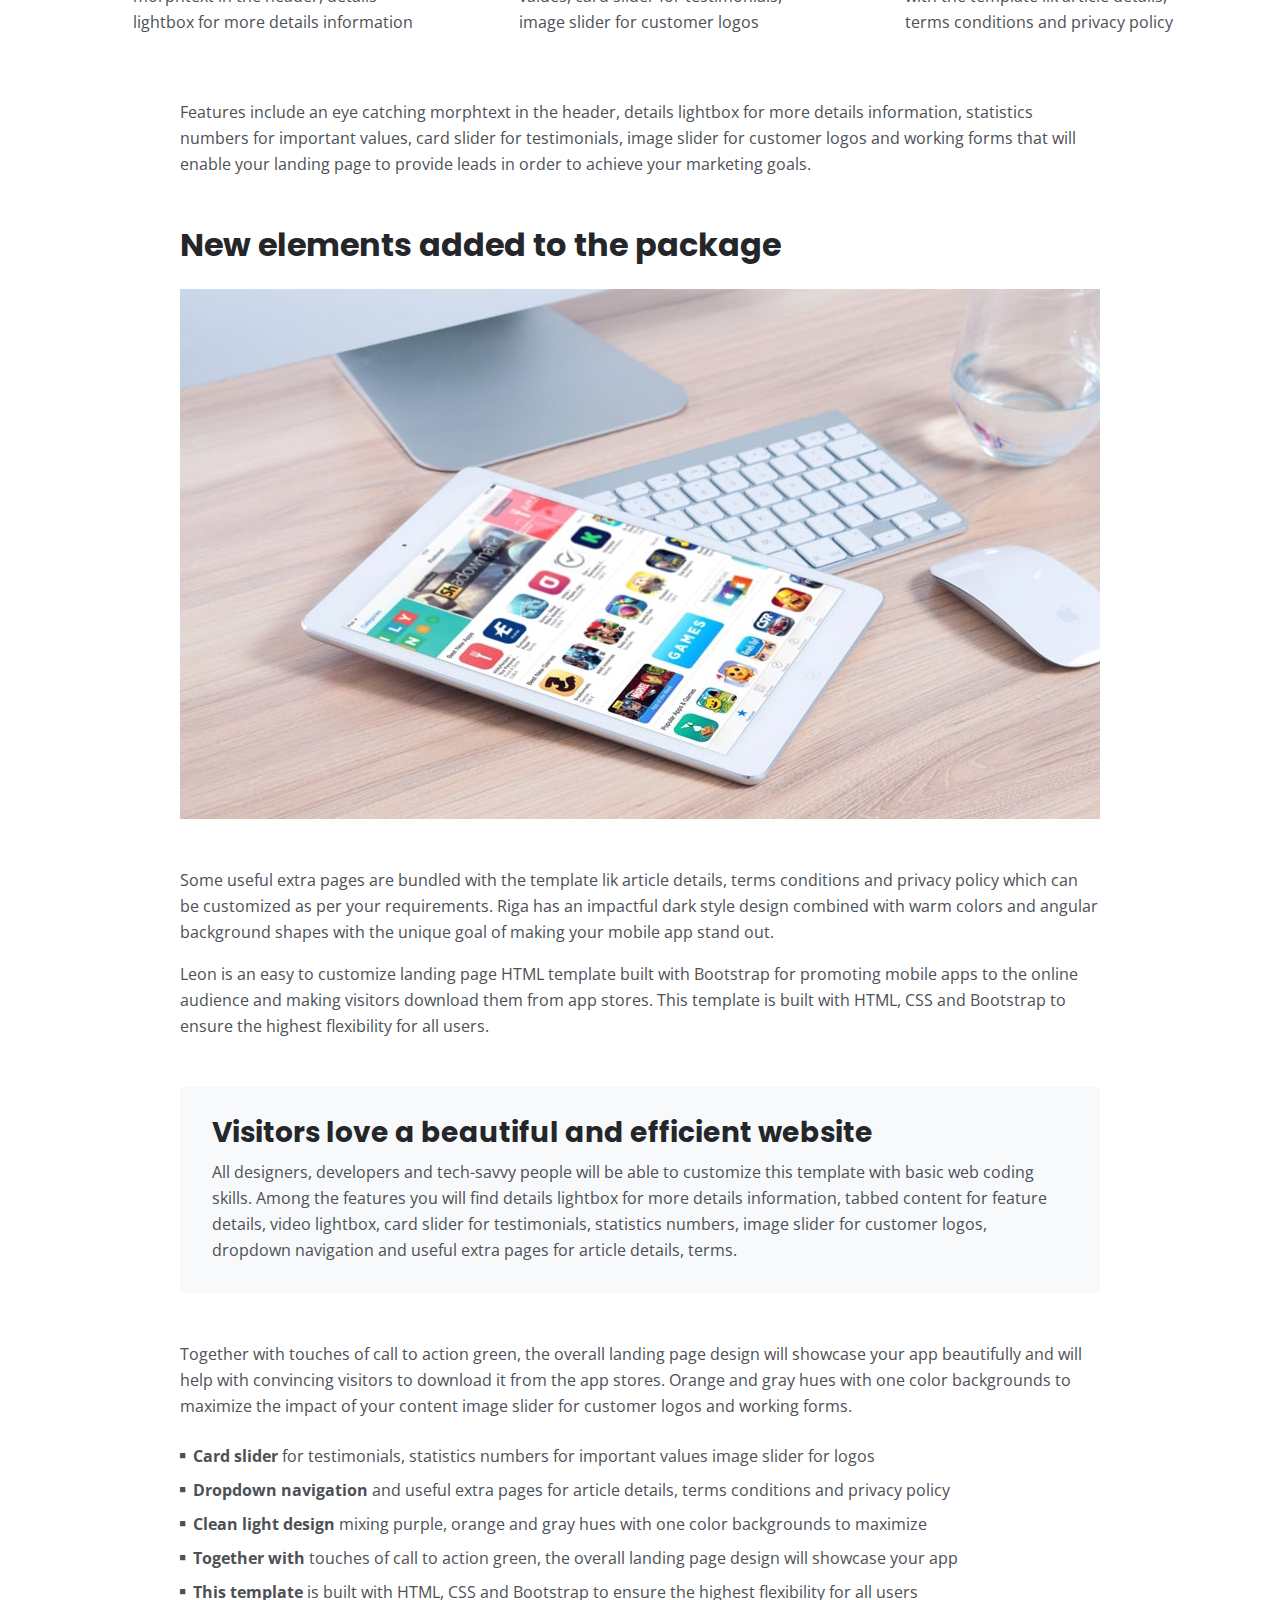
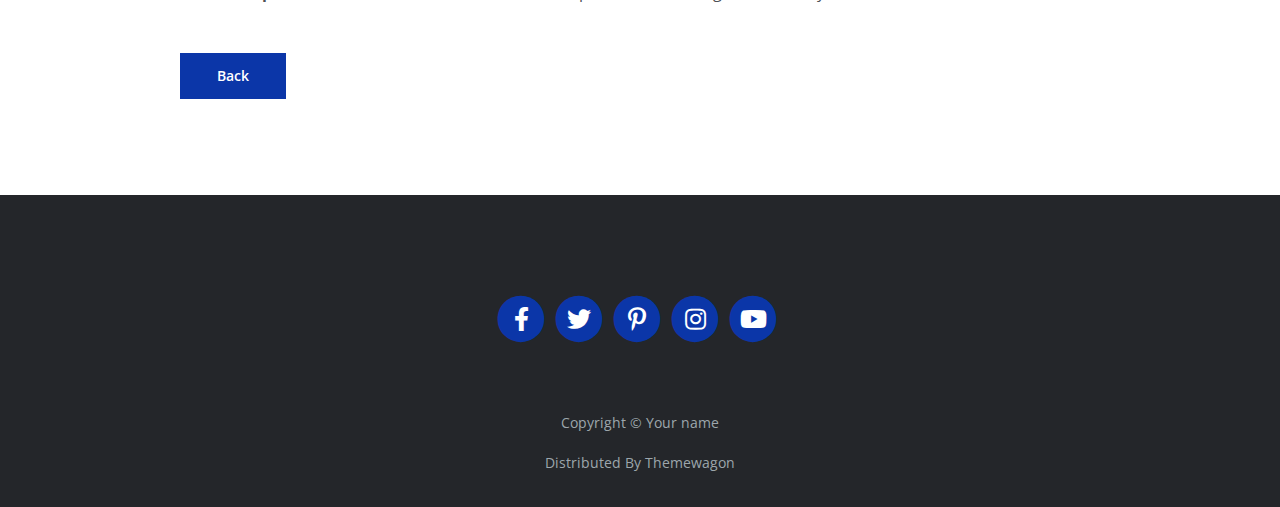
<file: project.html>
<!DOCTYPE html>
<html lang="en">
<head>
    <meta charset="utf-8">
    <meta name="viewport" content="width=device-width, initial-scale=1, shrink-to-fit=no">
    
    <!-- SEO Meta Tags -->
    <meta name="description" content="Your description">
    <meta name="author" content="Your name">

    <!-- OG Meta Tags to improve the way the post looks when you share the page on Facebook, Twitter, LinkedIn -->
	<meta property="og:site_name" content="" /> <!-- website name -->
	<meta property="og:site" content="" /> <!-- website link -->
	<meta property="og:title" content=""/> <!-- title shown in the actual shared post -->
	<meta property="og:description" content="" /> <!-- description shown in the actual shared post -->
	<meta property="og:image" content="" /> <!-- image link, make sure it's jpg -->
	<meta property="og:url" content="" /> <!-- where do you want your post to link to -->
	<meta name="twitter:card" content="summary_large_image"> <!-- to have large image post format in Twitter -->

    <!-- Webpage Title -->
    <title>Project Details - Mark</title>
    
    <!-- Styles -->
    <link rel="preconnect" href="https://fonts.gstatic.com">
    <link href="https://fonts.googleapis.com/css2?family=Open+Sans:ital,wght@0,400;0,600;0,700;1,400&family=Poppins:wght@600&display=swap" rel="stylesheet">
    <link href="css/bootstrap.css" rel="stylesheet">
    <link href="css/fontawesome-all.css" rel="stylesheet">
	<link href="css/styles.css" rel="stylesheet">
	
	<!-- Favicon  -->
    <link rel="icon" href="images/favicon.png">
</head>
<body data-spy="scroll" data-target=".fixed-top">
    
    <!-- Navigation -->
    <nav class="navbar navbar-expand-lg fixed-top navbar-dark">
        <div class="container">
            
            <!-- Image Logo -->
            <a class="navbar-brand logo-image" href="index.html"><img src="images/logo.svg" alt="alternative"></a>  

            <!-- Text Logo - Use this if you don't have a graphic logo -->
            <!-- <a class="navbar-brand logo-text page-scroll" href="index.html">Mark</a> -->

            <button class="navbar-toggler p-0 border-0" type="button" data-toggle="offcanvas">
                <span class="navbar-toggler-icon"></span>
            </button>

            <div class="navbar-collapse offcanvas-collapse" id="navbarsExampleDefault">
                <ul class="navbar-nav ml-auto">
                    <li class="nav-item">
                        <a class="nav-link page-scroll" href="index.html#header">Home <span class="sr-only">(current)</span></a>
                    </li>
                    <li class="nav-item">
                        <a class="nav-link page-scroll" href="index.html#about">About</a>
                    </li>
                    <li class="nav-item">
                        <a class="nav-link page-scroll" href="index.html#services">Services</a>
                    </li>
                    <li class="nav-item dropdown">
                        <a class="nav-link dropdown-toggle" href="#" id="dropdown01" data-toggle="dropdown" aria-haspopup="true" aria-expanded="false">Drop</a>
                        <div class="dropdown-menu" aria-labelledby="dropdown01">
                            <a class="dropdown-item page-scroll" href="project.html">Project Details</a>
                            <div class="dropdown-divider"></div>
                            <a class="dropdown-item page-scroll" href="terms.html">Terms Conditions</a>
                            <div class="dropdown-divider"></div>
                            <a class="dropdown-item page-scroll" href="privacy.html">Privacy Policy</a>
                        </div>
                    </li>
                    <li class="nav-item">
                        <a class="nav-link page-scroll" href="index.html#contact">Contact</a>
                    </li>
                </ul>
                <span class="nav-item social-icons">
                    <span class="fa-stack">
                        <a href="#your-link">
                            <i class="fas fa-circle fa-stack-2x"></i>
                            <i class="fab fa-facebook-f fa-stack-1x"></i>
                        </a>
                    </span>
                    <span class="fa-stack">
                        <a href="#your-link">
                            <i class="fas fa-circle fa-stack-2x"></i>
                            <i class="fab fa-twitter fa-stack-1x"></i>
                        </a>
                    </span>
                </span>
            </div> <!-- end of navbar-collapse -->
        </div> <!-- end of container -->
    </nav> <!-- end of navbar -->
    <!-- end of navigation -->


    <!-- Header -->
    <header class="ex-header">
        <div class="container">
            <div class="row">
                <div class="col-xl-10 offset-xl-1">
                    <h1>Project Details</h1>
                </div> <!-- end of col -->
            </div> <!-- end of row -->
        </div> <!-- end of container -->
    </header> <!-- end of ex-header -->
    <!-- end of header -->


    <!-- Basic -->
    <div class="ex-basic-1 pt-5 pb-5">
        <div class="container">
            <div class="row">
                <div class="col-lg-12">
                    <img class="img-fluid mt-5 mb-3" src="images/project-details-large.jpg" alt="alternative">
                </div> <!-- end of col -->
            </div> <!-- end of row -->
        </div> <!-- end of container -->
    </div> <!-- end of ex-basic-1 -->
    <!-- end of basic -->


    <!-- Basic -->
    <div class="ex-basic-1 pt-4">
        <div class="container">
            <div class="row">
                <div class="col-xl-10 offset-xl-1">
                    <p>Are you looking for ways to grow the user base for your mobile application? Then you have arrived at the right place. Here you will find a curated collection of landing page HTML templates that will help you build an engaging online presentation for your mobile app and convince visitors to become loyal paying users.</p>
                    <p class="mb-5">All templates in the roundup are premium which means you need to pay for them but we're talking small amounts of money which won't break your bank account but will help authors make a living. In return you get a high quality, updated item together with high quality and very prompt technical support.</p>

                    <h2 class="mb-3">Advantages of working with this template</h2>
                    <p>Besides buying the template you need some basic web skills in order to customize it. Nothing too fancy HTML/CSS will do just fine and a little bit of image editing. You can always hire a web designer to help with the customization work while you provide the template and the content that is the most important.</p>
                    <p class="mb-4">Riga is a landing page HTML template made with Bootstrap to help you showcase your mobile app online and persuade visitors to download it from the app stores. The author used Bootstrap to build the template and integrated a nice animated navigation that slides from outside the screen.</p>
                </div> <!-- end of col -->
            </div> <!-- end of row -->
        </div> <!-- end of container -->
    </div> <!-- end of ex-basic-1 -->
    <!-- end of basic -->


    <!-- Cards -->
    <div class="ex-cards-1 pt-3 pb-3">
        <div class="container">
            <div class="row">
                <div class="col-lg-12">
                    
                    <!-- Card -->
                    <div class="card">
                        <ul class="list-unstyled">
                            <li class="media">
                                <span class="fa-stack">
                                    <span class="fas fa-circle fa-stack-2x"></span>
                                    <span class="fa-stack-1x">1</span>
                                </span>
                                <div class="media-body">
                                    <h5>High Quality Service</h5>
                                    <p>Features include an eye catching morphtext in the header, details lightbox for more details information</p>
                                </div>
                            </li>
                        </ul>
                    </div> <!-- end of card -->
                    <!-- end of card -->

                    <!-- Card -->
                    <div class="card">
                        <ul class="list-unstyled">
                            <li class="media">
                                <span class="fa-stack">
                                    <span class="fas fa-circle fa-stack-2x"></span>
                                    <span class="fa-stack-1x">2</span>
                                </span>
                                <div class="media-body">
                                    <h5>Prompt Timely Delivery</h5>
                                    <p>Statistics numbers for important values, card slider for testimonials, image slider for customer logos</p>
                                </div>
                            </li>
                        </ul>
                    </div> <!-- end of card -->
                    <!-- end of card -->

                    <!-- Card -->
                    <div class="card">
                        <ul class="list-unstyled">
                            <li class="media">
                                <span class="fa-stack">
                                    <span class="fas fa-circle fa-stack-2x"></span>
                                    <span class="fa-stack-1x">3</span>
                                </span>
                                <div class="media-body">
                                    <h5>Skilled Team Involved</h5>
                                    <p>Some useful extra pages are bundled with the template lik article details, terms conditions and privacy policy</p>
                                </div>
                            </li>
                        </ul>
                    </div> <!-- end of card -->
                    <!-- end of card -->

                </div> <!-- end of col -->   
            </div> <!-- end of row -->   
        </div> <!-- end of container -->   
    </div> <!-- end of ex-cards-1 -->
    <!-- end of cards -->


    <!-- Basic -->
    <div class="ex-basic-1 pt-3 pb-5">
        <div class="container">
            <div class="row">
                <div class="col-xl-10 offset-xl-1">
                    <p class="mb-5">Features include an eye catching morphtext in the header, details lightbox for more details information, statistics numbers for important values, card slider for testimonials, image slider for customer logos and working forms that will enable your landing page to provide leads in order to achieve your marketing goals.</p>
                    
                    <h2 class="mb-4">New elements added to the package</h2>
                    <img class="img-fluid mb-5" src="images/project-details-small.jpg" alt="alternative">
                    <p>Some useful extra pages are bundled with the template lik article details, terms conditions and privacy policy which can be customized as per your requirements. Riga has an impactful dark style design combined with warm colors and angular background shapes with the unique goal of making your mobile app stand out.</p>
                    <p class="mb-5">Leon is an easy to customize landing page HTML template built with Bootstrap for promoting mobile apps to the online audience and making visitors download them from app stores. This template is built with HTML, CSS and Bootstrap to ensure the highest flexibility for all users.</p>
                    <div class="text-box mb-5">
                        <h3>Visitors love a beautiful and efficient website</h3>
                        <p>All designers, developers and tech-savvy people will be able to customize this template with basic web coding skills. Among the features you will find details lightbox for more details information, tabbed content for feature details, video lightbox, card slider for testimonials, statistics numbers, image slider for customer logos, dropdown navigation and useful extra pages for article details, terms.</p>
                    </div> <!-- end of text-box -->
                    <p class="mb-4">Together with touches of call to action green, the overall landing page design will showcase your app beautifully and will help with convincing visitors to download it from the app stores. Orange and gray hues with one color backgrounds to maximize the impact of your content image slider for customer logos and working forms.</p>
                    <ul class="list-unstyled li-space-lg mb-5">
                        <li class="media">
                            <i class="fas fa-square"></i>
                            <div class="media-body"><strong>Card slider</strong> for testimonials, statistics numbers for important values image slider for logos</div>
                        </li>
                        <li class="media">
                            <i class="fas fa-square"></i>
                            <div class="media-body"><strong>Dropdown navigation</strong> and useful extra pages for article details, terms conditions and privacy policy</div>
                        </li>
                        <li class="media">
                            <i class="fas fa-square"></i>
                            <div class="media-body"><strong>Clean light design</strong> mixing purple, orange and gray hues with one color backgrounds to maximize</div>
                        </li>
                        <li class="media">
                            <i class="fas fa-square"></i>
                            <div class="media-body"><strong>Together with</strong> touches of call to action green, the overall landing page design will showcase your app</div>
                        </li>
                        <li class="media">
                            <i class="fas fa-square"></i>
                            <div class="media-body"><strong>This template</strong> is built with HTML, CSS and Bootstrap to ensure the highest flexibility for all users</div>
                        </li>
                    </ul>

                    <a class="btn-solid-reg mb-5" href="index.html">Back</a>
                </div> <!-- end of col -->
            </div> <!-- end of row -->
        </div> <!-- end of container -->
    </div> <!-- end of ex-basic-1 -->
    <!-- end of basic -->


    <!-- Footer -->
    <div class="footer bg-gray">
        <div class="container">
            <div class="row">
                <div class="col-lg-12">
                    <div class="social-container">
                        <span class="fa-stack">
                            <a href="#your-link">
                                <i class="fas fa-circle fa-stack-2x"></i>
                                <i class="fab fa-facebook-f fa-stack-1x"></i>
                            </a>
                        </span>
                        <span class="fa-stack">
                            <a href="#your-link">
                                <i class="fas fa-circle fa-stack-2x"></i>
                                <i class="fab fa-twitter fa-stack-1x"></i>
                            </a>
                        </span>
                        <span class="fa-stack">
                            <a href="#your-link">
                                <i class="fas fa-circle fa-stack-2x"></i>
                                <i class="fab fa-pinterest-p fa-stack-1x"></i>
                            </a>
                        </span>
                        <span class="fa-stack">
                            <a href="#your-link">
                                <i class="fas fa-circle fa-stack-2x"></i>
                                <i class="fab fa-instagram fa-stack-1x"></i>
                            </a>
                        </span>
                        <span class="fa-stack">
                            <a href="#your-link">
                                <i class="fas fa-circle fa-stack-2x"></i>
                                <i class="fab fa-youtube fa-stack-1x"></i>
                            </a>
                        </span>
                    </div> <!-- end of social-container -->
                </div> <!-- end of col -->
            </div> <!-- end of row -->
        </div> <!-- end of container -->
    </div> <!-- end of footer -->  
    <!-- end of footer -->


    <!-- Copyright -->
    <div class="copyright bg-gray">
        <div class="container">
            <div class="row">
                <div class="col-lg-12">
                    <p class="p-small">Copyright © <a class="no-line" href="#your-link">Your name</a></p>
                </div> <!-- end of col -->
            </div> <!-- enf of row -->
        </div> <!-- end of container -->


        <div class="container">
            <div class="row">
                <div class="col-lg-12">
                    <p class="p-small">Distributed By <a class="no-line" href="https://themewagon.com/">Themewagon</a></p>
                </div> <!-- end of col -->
            </div> <!-- enf of row -->
        </div> <!-- end of container -->
    </div> <!-- end of copyright --> 
    <!-- end of copyright -->
    
    	
    <!-- Scripts -->
    <script src="js/jquery.min.js"></script> <!-- jQuery for Bootstrap's JavaScript plugins -->
    <script src="js/bootstrap.min.js"></script> <!-- Bootstrap framework -->
    <script src="js/jquery.easing.min.js"></script> <!-- jQuery Easing for smooth scrolling between anchors -->
    <script src="js/scripts.js"></script> <!-- Custom scripts -->
</body>
</html>
</file>
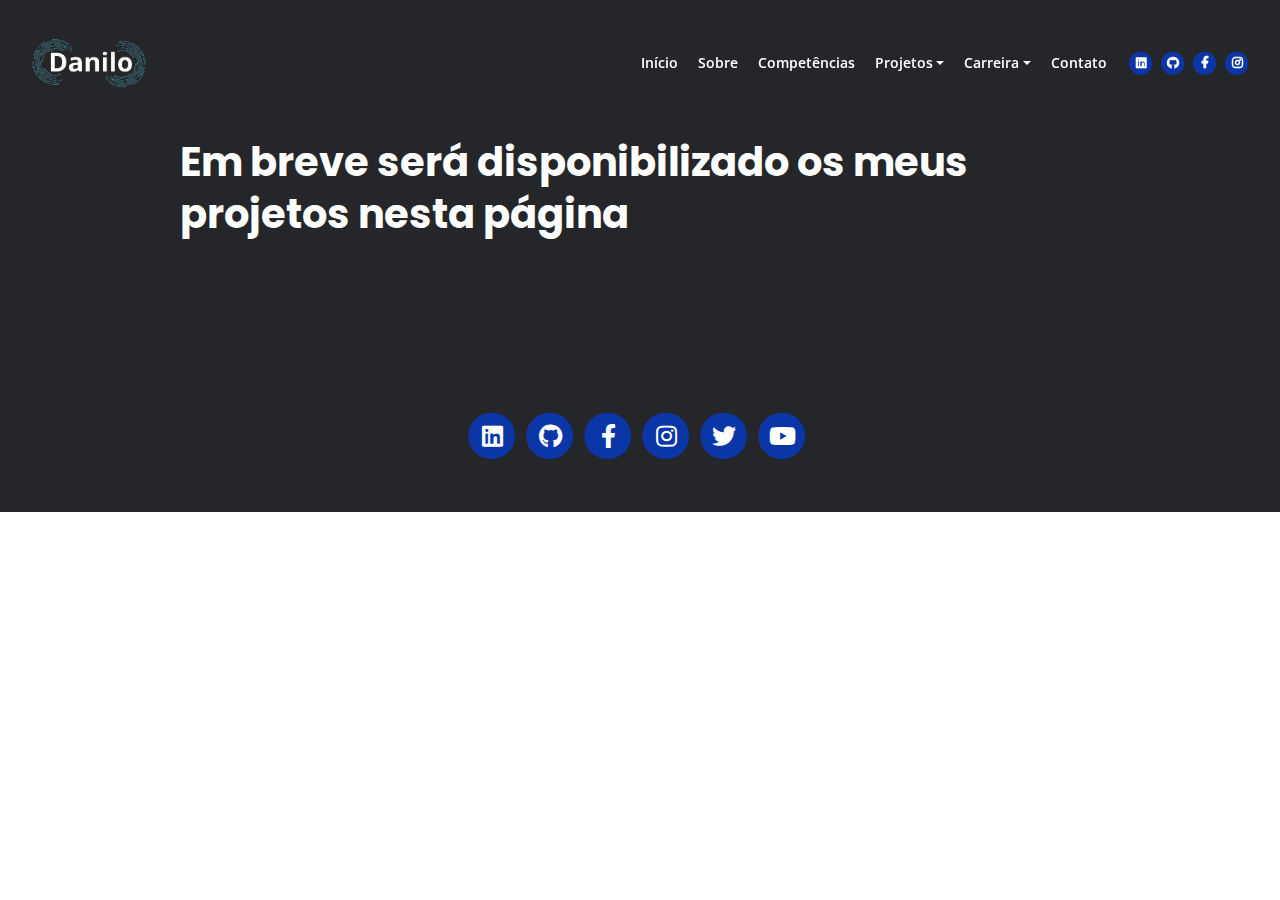
<file: projetos.html>
<!DOCTYPE html>
<html lang="pt-br">
<head>
    <meta charset="utf-8">
    <meta name="viewport" content="width=device-width, initial-scale=1, shrink-to-fit=no">
    
    <!-- SEO Meta Tags -->
    <meta name="description" content="Your description">
    <meta name="author" content="Your name">

    <!-- OG Meta Tags to improve the way the post looks when you share the page on Facebook, Twitter, LinkedIn -->
	<meta property="og:site_name" content="" /> <!-- website name -->
	<meta property="og:site" content="" /> <!-- website link -->
	<meta property="og:title" content=""/> <!-- title shown in the actual shared post -->
	<meta property="og:description" content="" /> <!-- description shown in the actual shared post -->
	<meta property="og:image" content="" /> <!-- image link, make sure it's jpg -->
	<meta property="og:url" content="" /> <!-- where do you want your post to link to -->
	<meta name="twitter:card" content="summary_large_image"> <!-- to have large image post format in Twitter -->

    <!-- Webpage Title -->
    <title>Projetos - Danilo Queiroz</title>
    
    <!-- Styles -->
    <link rel="preconnect" href="https://fonts.gstatic.com">
    <link href="https://fonts.googleapis.com/css2?family=Open+Sans:ital,wght@0,400;0,600;0,700;1,400&family=Poppins:wght@600&display=swap" rel="stylesheet">
    <link href="css/bootstrap.css" rel="stylesheet">
    <link href="css/fontawesome-all.css" rel="stylesheet">
	<link href="css/styles.css" rel="stylesheet">
    <link rel="stylesheet" href="css/edicao.css">
	
	<!-- Favicon  -->
    <link rel="icon" href="images/logo.png">
</head>
<body data-spy="scroll" data-target=".fixed-top">
    
    <!-- Navigation -->
    <nav class="navbar navbar-expand-lg fixed-top navbar-dark">
        <div class="container">

            <!-- Image Logo -->
            <a class="navbar-brand logo-image" href="index.html"><img id="logo" src="images/logo.png" alt="Danilo"></a>

            <!-- Text Logo - Use this if you don't have a graphic logo -->
            <!-- <a class="navbar-brand logo-text page-scroll" href="index.html">Mark</a> -->

            <button class="navbar-toggler p-0 border-0" type="button" data-toggle="offcanvas">
                <span class="navbar-toggler-icon"></span>
            </button>

            <div class="navbar-collapse offcanvas-collapse" id="navbarsExampleDefault">
                <ul class="navbar-nav ml-auto">
                    <li class="nav-item">
                        <a class="nav-link page-scroll" href="index.html#header">Início<span class="sr-only">(current)</span></a>
                    </li>
                    <li class="nav-item">
                        <a class="nav-link page-scroll" href="index.html#about">Sobre</a>
                    </li>
                    <li class="nav-item">
                        <a class="nav-link page-scroll" href="index.html#competencias">Competências</a>
                    </li>
                    <li class="nav-item dropdown">
                        <a class="nav-link dropdown-toggle page-scroll" href="index.html#projects">Projetos</a>
                        <div class="dropdown-menu" aria-labelledby="dropdown01">
                            <a class="dropdown-item page-scroll" href="projetos.html">Site pessoal</a>
                            <div class="dropdown-divider"></div>
                            <a class="dropdown-item page-scroll" href="projetos.html">Fique Positivo</a>
                            <div class="dropdown-divider"></div>
                        </div>
                    </li>
                    <li class="nav-item dropdown">
                        <a class="nav-link dropdown-toggle" href="#" id="dropdown01" data-toggle="dropdown"
                            aria-haspopup="true" aria-expanded="false">Carreira</a>
                        <div class="dropdown-menu" aria-labelledby="dropdown01">
                            <a class="dropdown-item page-scroll" href="desenvolvedor.html">Desenvolvedor</a>
                            <div class="dropdown-divider"></div>
                            <a class="dropdown-item page-scroll" href="professor.html">Professor</a>
                            <div class="dropdown-divider"></div>
                            <a class="dropdown-item page-scroll" href="curiosidades.html">Curiosidades</a>
                        </div>
                    </li>
                    <li class="nav-item">
                        <a class="nav-link page-scroll" href="#contact">Contato</a>
                    </li>
                </ul>
                <span class="nav-item social-icons">
                    <span class="fa-stack">
                        <a href="https://www.linkedin.com/in/danilo-queiroz-a4923a230/" target="_blank">
                            <i class="fas fa-circle fa-stack-2x"></i>
                            <i class="fab fa-linkedin fa-stack-1x"></i>
                        </a>
                    </span>
                    <span class="fa-stack">
                        <a href="https://github.com/DaniloKarasov" target="_blank">
                            <i class="fas fa-circle fa-stack-2x"></i>
                            <i class="fab fa-github fa-stack-1x"></i>
                        </a>
                    </span>
                    <span class="fa-stack">
                        <a href="https://www.facebook.com/danilo.queiroz.568/" target="_blank">
                            <i class="fas fa-circle fa-stack-2x"></i>
                            <i class="fab fa-facebook-f fa-stack-1x"></i>
                        </a>
                    </span>
                    <span class="fa-stack">
                        <a href="https://www.instagram.com/danilokarasov/" target="_blank">
                            <i class="fas fa-circle fa-stack-2x"></i>
                            <i class="fab fa-instagram fa-stack-1x"></i>
                        </a>
                    </span>
                </span>
            </div> <!-- end of navbar-collapse -->
        </div> <!-- end of container -->
    </nav> <!-- end of navbar -->
    <!-- end of navigation -->


    <!-- Header -->
    <header class="ex-header">
        <div class="container">
            <div class="row">
                <div class="col-xl-10 offset-xl-1">
                    <h1>Em breve será disponibilizado os meus projetos nesta página</h1>
                </div> <!-- end of col -->
            </div> <!-- end of row -->
        </div> <!-- end of container -->
    </header> <!-- end of ex-header -->
    <!-- end of header -->


    <!-- Basic -->
    <div class="ex-basic-1 pt-5 pb-5 none">
        <div class="container">
            <div class="row">
                <div class="col-lg-12">
                    <img class="img-fluid mt-5 mb-3" src="images/project-details-large.jpg" alt="alternative">
                </div> <!-- end of col -->
            </div> <!-- end of row -->
        </div> <!-- end of container -->
    </div> <!-- end of ex-basic-1 -->
    <!-- end of basic -->


    <!-- Basic -->
    <div class="ex-basic-1 pt-4 none">
        <div class="container">
            <div class="row">
                <div class="col-xl-10 offset-xl-1">
                    <p>Are you looking for ways to grow the user base for your mobile application? Then you have arrived at the right place. Here you will find a curated collection of landing page HTML templates that will help you build an engaging online presentation for your mobile app and convince visitors to become loyal paying users.</p>
                    <p class="mb-5">All templates in the roundup are premium which means you need to pay for them but we're talking small amounts of money which won't break your bank account but will help authors make a living. In return you get a high quality, updated item together with high quality and very prompt technical support.</p>

                    <h2 class="mb-3">Advantages of working with this template</h2>
                    <p>Besides buying the template you need some basic web skills in order to customize it. Nothing too fancy HTML/CSS will do just fine and a little bit of image editing. You can always hire a web designer to help with the customization work while you provide the template and the content that is the most important.</p>
                    <p class="mb-4">Riga is a landing page HTML template made with Bootstrap to help you showcase your mobile app online and persuade visitors to download it from the app stores. The author used Bootstrap to build the template and integrated a nice animated navigation that slides from outside the screen.</p>
                </div> <!-- end of col -->
            </div> <!-- end of row -->
        </div> <!-- end of container -->
    </div> <!-- end of ex-basic-1 -->
    <!-- end of basic -->


    <!-- Cards -->
    <div class="ex-cards-1 pt-3 pb-3 none">
        <div class="container">
            <div class="row">
                <div class="col-lg-12">
                    
                    <!-- Card -->
                    <div class="card">
                        <ul class="list-unstyled">
                            <li class="media">
                                <span class="fa-stack">
                                    <span class="fas fa-circle fa-stack-2x"></span>
                                    <span class="fa-stack-1x">1</span>
                                </span>
                                <div class="media-body">
                                    <h5>High Quality Service</h5>
                                    <p>Features include an eye catching morphtext in the header, details lightbox for more details information</p>
                                </div>
                            </li>
                        </ul>
                    </div> <!-- end of card -->
                    <!-- end of card -->

                    <!-- Card -->
                    <div class="card">
                        <ul class="list-unstyled">
                            <li class="media">
                                <span class="fa-stack">
                                    <span class="fas fa-circle fa-stack-2x"></span>
                                    <span class="fa-stack-1x">2</span>
                                </span>
                                <div class="media-body">
                                    <h5>Prompt Timely Delivery</h5>
                                    <p>Statistics numbers for important values, card slider for testimonials, image slider for customer logos</p>
                                </div>
                            </li>
                        </ul>
                    </div> <!-- end of card -->
                    <!-- end of card -->

                    <!-- Card -->
                    <div class="card">
                        <ul class="list-unstyled">
                            <li class="media">
                                <span class="fa-stack">
                                    <span class="fas fa-circle fa-stack-2x"></span>
                                    <span class="fa-stack-1x">3</span>
                                </span>
                                <div class="media-body">
                                    <h5>Skilled Team Involved</h5>
                                    <p>Some useful extra pages are bundled with the template lik article details, terms conditions and privacy policy</p>
                                </div>
                            </li>
                        </ul>
                    </div> <!-- end of card -->
                    <!-- end of card -->

                </div> <!-- end of col -->   
            </div> <!-- end of row -->   
        </div> <!-- end of container -->   
    </div> <!-- end of ex-cards-1 -->
    <!-- end of cards -->


    <!-- Basic -->
    <div class="ex-basic-1 pt-3 pb-5 none">
        <div class="container">
            <div class="row">
                <div class="col-xl-10 offset-xl-1">
                    <p class="mb-5">Features include an eye catching morphtext in the header, details lightbox for more details information, statistics numbers for important values, card slider for testimonials, image slider for customer logos and working forms that will enable your landing page to provide leads in order to achieve your marketing goals.</p>
                    
                    <h2 class="mb-4">New elements added to the package</h2>
                    <img class="img-fluid mb-5" src="images/project-details-small.jpg" alt="alternative">
                    <p>Some useful extra pages are bundled with the template lik article details, terms conditions and privacy policy which can be customized as per your requirements. Riga has an impactful dark style design combined with warm colors and angular background shapes with the unique goal of making your mobile app stand out.</p>
                    <p class="mb-5">Leon is an easy to customize landing page HTML template built with Bootstrap for promoting mobile apps to the online audience and making visitors download them from app stores. This template is built with HTML, CSS and Bootstrap to ensure the highest flexibility for all users.</p>
                    <div class="text-box mb-5">
                        <h3>Visitors love a beautiful and efficient website</h3>
                        <p>All designers, developers and tech-savvy people will be able to customize this template with basic web coding skills. Among the features you will find details lightbox for more details information, tabbed content for feature details, video lightbox, card slider for testimonials, statistics numbers, image slider for customer logos, dropdown navigation and useful extra pages for article details, terms.</p>
                    </div> <!-- end of text-box -->
                    <p class="mb-4">Together with touches of call to action green, the overall landing page design will showcase your app beautifully and will help with convincing visitors to download it from the app stores. Orange and gray hues with one color backgrounds to maximize the impact of your content image slider for customer logos and working forms.</p>
                    <ul class="list-unstyled li-space-lg mb-5">
                        <li class="media">
                            <i class="fas fa-square"></i>
                            <div class="media-body"><strong>Card slider</strong> for testimonials, statistics numbers for important values image slider for logos</div>
                        </li>
                        <li class="media">
                            <i class="fas fa-square"></i>
                            <div class="media-body"><strong>Dropdown navigation</strong> and useful extra pages for article details, terms conditions and privacy policy</div>
                        </li>
                        <li class="media">
                            <i class="fas fa-square"></i>
                            <div class="media-body"><strong>Clean light design</strong> mixing purple, orange and gray hues with one color backgrounds to maximize</div>
                        </li>
                        <li class="media">
                            <i class="fas fa-square"></i>
                            <div class="media-body"><strong>Together with</strong> touches of call to action green, the overall landing page design will showcase your app</div>
                        </li>
                        <li class="media">
                            <i class="fas fa-square"></i>
                            <div class="media-body"><strong>This template</strong> is built with HTML, CSS and Bootstrap to ensure the highest flexibility for all users</div>
                        </li>
                    </ul>

                    <a class="btn-solid-reg mb-5" href="index.html">Back</a>
                </div> <!-- end of col -->
            </div> <!-- end of row -->
        </div> <!-- end of container -->
    </div> <!-- end of ex-basic-1 -->
    <!-- end of basic -->


    <!-- Footer -->
    <div class="footer bg-gray">
        <div class="container">
            <div class="row">
                <div class="col-lg-12">
                    <div class="social-container">
                        <span class="fa-stack">
                            <a href="https://www.linkedin.com/in/danilo-queiroz-a4923a230/" target="_blank">
                                <i class="fas fa-circle fa-stack-2x"></i>
                                <i class="fab fa-linkedin fa-stack-1x"></i>
                            </a>
                        </span>
                        <span class="fa-stack">
                            <a href="https://github.com/DaniloKarasov" target="_blank">
                                <i class="fas fa-circle fa-stack-2x"></i>
                                <i class="fab fa-github fa-stack-1x"></i>
                            </a>
                        </span>
                        <span class="fa-stack">
                            <a href="https://www.facebook.com/danilo.queiroz.568/" target="_blank">
                                <i class="fas fa-circle fa-stack-2x"></i>
                                <i class="fab fa-facebook-f fa-stack-1x"></i>
                            </a>
                        </span>
                        <span class="fa-stack">
                            <a href="https://www.instagram.com/danilokarasov/" target="_blank">
                                <i class="fas fa-circle fa-stack-2x"></i>
                                <i class="fab fa-instagram fa-stack-1x"></i>
                            </a>
                        </span>
                        <span class="fa-stack">
                            <a href="https://twitter.com/DaniloQ6592017" target="_blank">
                                <i class="fas fa-circle fa-stack-2x"></i>
                                <i class="fab fa-twitter fa-stack-1x"></i>
                            </a>
                        </span>
                        <span class="fa-stack">
                            <a href="https://www.youtube.com/channel/UCe-aGVLB-o6zqbM1aV0P5ag" target="_blank">
                                <i class="fas fa-circle fa-stack-2x"></i>
                                <i class="fab fa-youtube fa-stack-1x"></i>
                            </a>
                        </span>
                    </div> <!-- end of social-container -->
                </div> <!-- end of col -->
            </div> <!-- end of row -->
        </div> <!-- end of container -->
    </div> <!-- end of footer -->  
    <!-- end of footer -->


    <!-- Copyright -->
    <div class="copyright bg-gray none">
        <div class="container">
            <div class="row">
                <div class="col-lg-12">
                    <p class="p-small">Copyright © <a class="no-line" href="#your-link">Your name</a></p>
                </div> <!-- end of col -->
            </div> <!-- enf of row -->
        </div> <!-- end of container -->

        <div class="container">
            <div class="row">
                <div class="col-lg-12">
                    <p class="p-small">Distributed By <a class="no-line" href="https://themewagon.com/">Themewagon</a></p>
                </div> <!-- end of col -->
            </div> <!-- enf of row -->
        </div> <!-- end of container -->
        
    </div> <!-- end of copyright --> 
    <!-- end of copyright -->
    
    	
    <!-- Scripts -->
    <script src="js/jquery.min.js"></script> <!-- jQuery for Bootstrap's JavaScript plugins -->
    <script src="js/bootstrap.min.js"></script> <!-- Bootstrap framework -->
    <script src="js/jquery.easing.min.js"></script> <!-- jQuery Easing for smooth scrolling between anchors -->
    <script src="js/scripts.js"></script> <!-- Custom scripts -->
</body>
</html>
</file>
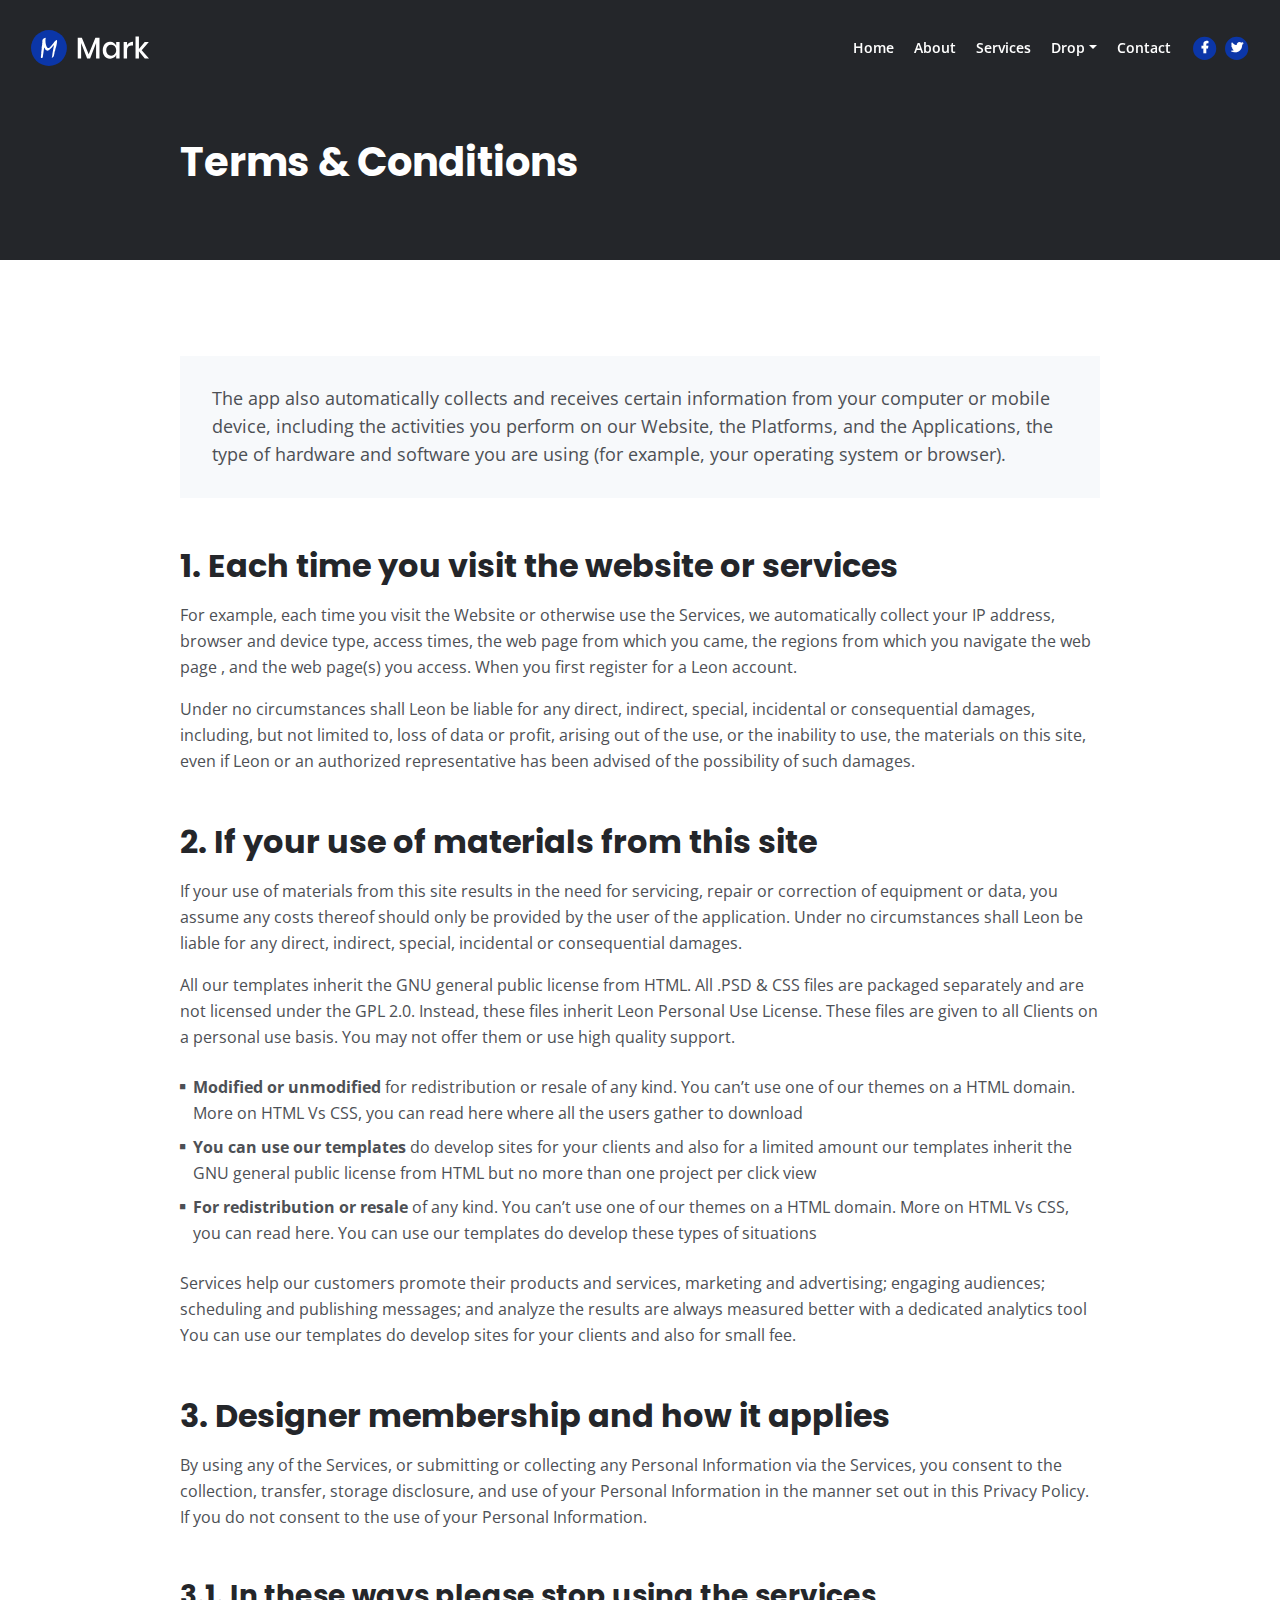
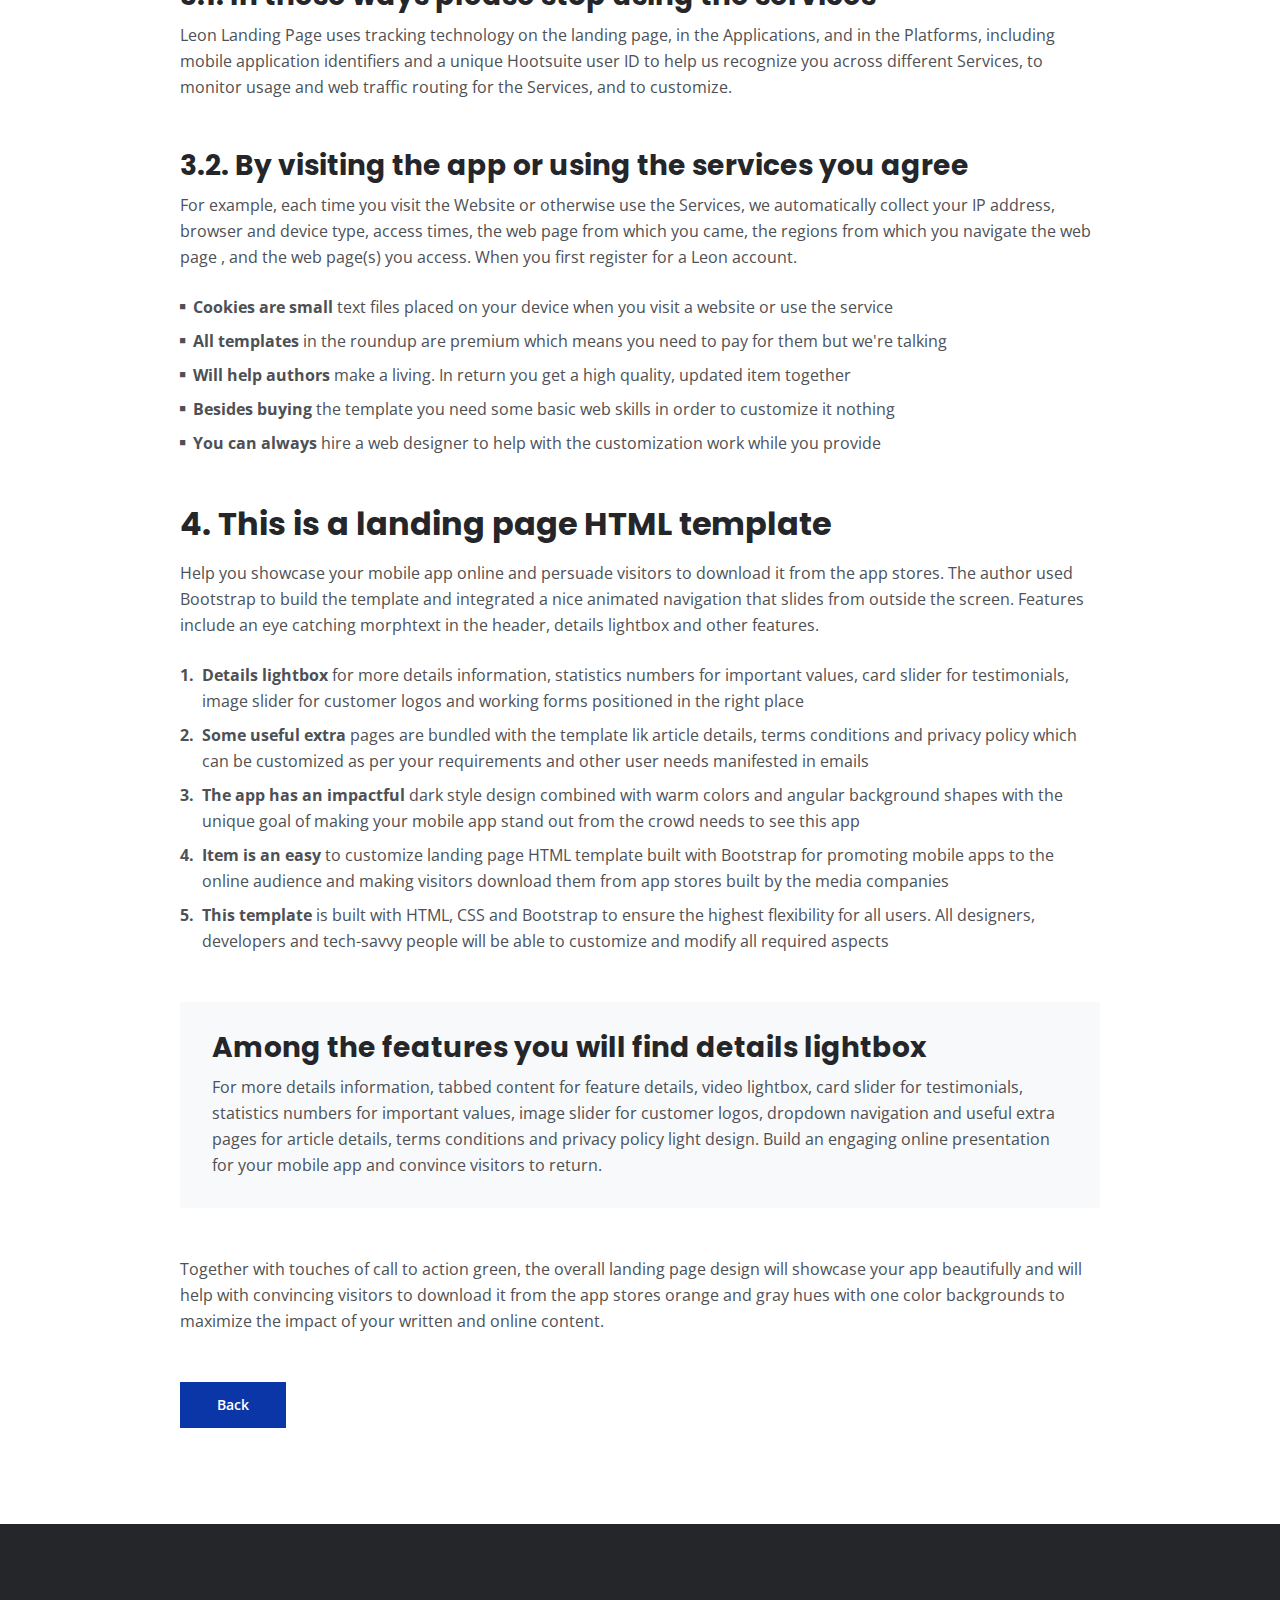
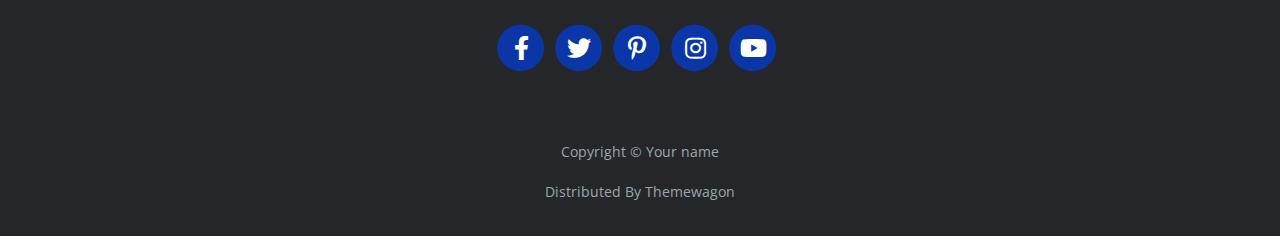
<file: terms.html>
<!DOCTYPE html>
<html lang="en">
<head>
    <meta charset="utf-8">
    <meta name="viewport" content="width=device-width, initial-scale=1, shrink-to-fit=no">
    
    <!-- SEO Meta Tags -->
    <meta name="description" content="Your description">
    <meta name="author" content="Your name">

    <!-- OG Meta Tags to improve the way the post looks when you share the page on Facebook, Twitter, LinkedIn -->
	<meta property="og:site_name" content="" /> <!-- website name -->
	<meta property="og:site" content="" /> <!-- website link -->
	<meta property="og:title" content=""/> <!-- title shown in the actual shared post -->
	<meta property="og:description" content="" /> <!-- description shown in the actual shared post -->
	<meta property="og:image" content="" /> <!-- image link, make sure it's jpg -->
	<meta property="og:url" content="" /> <!-- where do you want your post to link to -->
	<meta name="twitter:card" content="summary_large_image"> <!-- to have large image post format in Twitter -->

    <!-- Webpage Title -->
    <title>Terms & Conditions - Mark</title>
    
    <!-- Styles -->
    <link rel="preconnect" href="https://fonts.gstatic.com">
    <link href="https://fonts.googleapis.com/css2?family=Open+Sans:ital,wght@0,400;0,600;0,700;1,400&family=Poppins:wght@600&display=swap" rel="stylesheet">
    <link href="css/bootstrap.css" rel="stylesheet">
    <link href="css/fontawesome-all.css" rel="stylesheet">
	<link href="css/styles.css" rel="stylesheet">
	
	<!-- Favicon  -->
    <link rel="icon" href="images/favicon.png">
</head>
<body data-spy="scroll" data-target=".fixed-top">
    
    <!-- Navigation -->
    <nav class="navbar navbar-expand-lg fixed-top navbar-dark">
        <div class="container">
            
            <!-- Image Logo -->
            <a class="navbar-brand logo-image" href="index.html"><img src="images/logo.svg" alt="alternative"></a>  

            <!-- Text Logo - Use this if you don't have a graphic logo -->
            <!-- <a class="navbar-brand logo-text page-scroll" href="index.html">Mark</a> -->

            <button class="navbar-toggler p-0 border-0" type="button" data-toggle="offcanvas">
                <span class="navbar-toggler-icon"></span>
            </button>

            <div class="navbar-collapse offcanvas-collapse" id="navbarsExampleDefault">
                <ul class="navbar-nav ml-auto">
                    <li class="nav-item">
                        <a class="nav-link page-scroll" href="index.html#header">Home <span class="sr-only">(current)</span></a>
                    </li>
                    <li class="nav-item">
                        <a class="nav-link page-scroll" href="index.html#about">About</a>
                    </li>
                    <li class="nav-item">
                        <a class="nav-link page-scroll" href="index.html#services">Services</a>
                    </li>
                    <li class="nav-item dropdown">
                        <a class="nav-link dropdown-toggle" href="#" id="dropdown01" data-toggle="dropdown" aria-haspopup="true" aria-expanded="false">Drop</a>
                        <div class="dropdown-menu" aria-labelledby="dropdown01">
                            <a class="dropdown-item page-scroll" href="project.html">Project Details</a>
                            <div class="dropdown-divider"></div>
                            <a class="dropdown-item page-scroll" href="terms.html">Terms Conditions</a>
                            <div class="dropdown-divider"></div>
                            <a class="dropdown-item page-scroll" href="privacy.html">Privacy Policy</a>
                        </div>
                    </li>
                    <li class="nav-item">
                        <a class="nav-link page-scroll" href="index.html#contact">Contact</a>
                    </li>
                </ul>
                <span class="nav-item social-icons">
                    <span class="fa-stack">
                        <a href="#your-link">
                            <i class="fas fa-circle fa-stack-2x"></i>
                            <i class="fab fa-facebook-f fa-stack-1x"></i>
                        </a>
                    </span>
                    <span class="fa-stack">
                        <a href="#your-link">
                            <i class="fas fa-circle fa-stack-2x"></i>
                            <i class="fab fa-twitter fa-stack-1x"></i>
                        </a>
                    </span>
                </span>
            </div> <!-- end of navbar-collapse -->
        </div> <!-- end of container -->
    </nav> <!-- end of navbar -->
    <!-- end of navigation -->


    <!-- Header -->
    <header class="ex-header">
        <div class="container">
            <div class="row">
                <div class="col-xl-10 offset-xl-1">
                    <h1>Terms & Conditions</h1>
                </div> <!-- end of col -->
            </div> <!-- end of row -->
        </div> <!-- end of container -->
    </header> <!-- end of ex-header -->
    <!-- end of header -->


    <!-- Basic -->
    <div class="ex-basic-1 pt-5 pb-5">
        <div class="container">
            <div class="row">
                <div class="col-xl-10 offset-xl-1">
                    <div class="text-box mt-5 mb-5">
                        <p class="p-large">The app also automatically collects and receives certain information from your computer or mobile device, including the activities you perform on our Website, the Platforms, and the Applications, the type of hardware and software you are using (for example, your operating system or browser).</p>
                    </div> <!-- end of text-box -->

                    <h2 class="mb-3">1. Each time you visit the website or services</h2>
                    <p>For example, each time you visit the Website or otherwise use the Services, we automatically collect your IP address, browser and device type, access times, the web page from which you came, the regions from which you navigate the web page , and the web page(s) you access. When you first register for a Leon account.</p>
                    <p class="mb-5">Under no circumstances shall Leon be liable for any direct, indirect, special, incidental or consequential damages, including, but not limited to, loss of data or profit, arising out of the use, or the inability to use, the materials on this site, even if Leon or an authorized representative has been advised of the possibility of such damages.</p>

                    <h2 class="mb-3">2. If your use of materials from this site</h2>
                    <p>If your use of materials from this site results in the need for servicing, repair or correction of equipment or data, you assume any costs thereof should only be provided by the user of the application. Under no circumstances shall Leon be liable for any direct, indirect, special, incidental or consequential damages.</p>
                    <p class="mb-4">All our templates inherit the GNU general public license from HTML. All .PSD & CSS files are packaged separately and are not licensed under the GPL 2.0. Instead, these files inherit Leon Personal Use License. These files are given to all Clients on a personal use basis. You may not offer them or use high quality support.</p>
                    <ul class="list-unstyled li-space-lg mb-4">
                        <li class="media">
                            <i class="fas fa-square"></i>
                            <div class="media-body"><strong>Modified or unmodified</strong> for redistribution or resale of any kind. You can’t use one of our themes on a HTML domain. More on HTML Vs CSS, you can read here where all the users gather to download</div>
                        </li>
                        <li class="media">
                            <i class="fas fa-square"></i>
                            <div class="media-body"><strong>You can use our templates</strong>  do develop sites for your clients and also for a limited amount our templates inherit the GNU general public license from HTML but no more than one project per click view</div>
                        </li>
                        <li class="media">
                            <i class="fas fa-square"></i>
                            <div class="media-body"><strong>For redistribution or resale</strong> of any kind. You can’t use one of our themes on a HTML domain. More on HTML Vs CSS, you can read here. You can use our templates do develop these types of situations</div>
                        </li>
                    </ul>
                    <p class="mb-5">Services help our customers promote their products and services, marketing and advertising; engaging audiences; scheduling and publishing messages; and analyze the results are always measured better with a dedicated analytics tool You can use our templates do develop sites for your clients and also for small fee.</p>

                    <h2 class="mb-3">3. Designer membership and how it applies</h2>
                    <p class="mb-5">By using any of the Services, or submitting or collecting any Personal Information via the Services, you consent to the collection, transfer, storage disclosure, and use of your Personal Information in the manner set out in this Privacy Policy. If you do not consent to the use of your Personal Information.</p>
                    <h3>3.1. In these ways please stop using the services</h3>
                    <p class="mb-5">Leon Landing Page uses tracking technology on the landing page, in the Applications, and in the Platforms, including mobile application identifiers and a unique Hootsuite user ID to help us recognize you across different Services, to monitor usage and web traffic routing for the Services, and to customize.</p>
                    <h3>3.2. By visiting the app or using the services you agree</h3>
                    <p class="mb-4">For example, each time you visit the Website or otherwise use the Services, we automatically collect your IP address, browser and device type, access times, the web page from which you came, the regions from which you navigate the web page , and the web page(s) you access. When you first register for a Leon account.</p>
                    <ul class="list-unstyled li-space-lg mb-5">
                        <li class="media">
                            <i class="fas fa-square"></i>
                            <div class="media-body"><strong>Cookies are small</strong> text files placed on your device when you visit a website or use the service</div>
                        </li>
                        <li class="media">
                            <i class="fas fa-square"></i>
                            <div class="media-body"><strong>All templates</strong> in the roundup are premium which means you need to pay for them but we're talking</div>
                        </li>
                        <li class="media">
                            <i class="fas fa-square"></i>
                            <div class="media-body"><strong>Will help authors </strong> make a living. In return you get a high quality, updated item together</div>
                        </li>
                        <li class="media">
                            <i class="fas fa-square"></i>
                            <div class="media-body"><strong>Besides buying</strong> the template you need some basic web skills in order to customize it nothing</div>
                        </li>
                        <li class="media">
                            <i class="fas fa-square"></i>
                            <div class="media-body"><strong>You can always</strong> hire a web designer to help with the customization work while you provide</div>
                        </li>
                    </ul>
                    
                    <h2 class="mb-3">4. This is a landing page HTML template</h2>
                    <p class="mb-4">Help you showcase your mobile app online and persuade visitors to download it from the app stores. The author used Bootstrap to build the template and integrated a nice animated navigation that slides from outside the screen. Features include an eye catching morphtext in the header, details lightbox and other features.</p>
                    <ul class="list-unstyled li-space-lg mb-5">
                        <li class="media">
                            <strong>1.</strong>
                            <div class="media-body"><strong>Details lightbox</strong> for more details information, statistics numbers for important values, card slider for testimonials, image slider for customer logos and working forms positioned in the right place</div>
                        </li>
                        <li class="media">
                            <strong>2.</strong>
                            <div class="media-body"><strong>Some useful extra</strong> pages are bundled with the template lik article details, terms conditions and privacy policy which can be customized as per your requirements and other user needs manifested in emails</div>
                        </li>
                        <li class="media">
                            <strong>3.</strong>
                            <div class="media-body"><strong>The app has an impactful</strong> dark style design combined with warm colors and angular background shapes with the unique goal of making your mobile app stand out from the crowd needs to see this app</div>
                        </li>
                        <li class="media">
                            <strong>4.</strong>
                            <div class="media-body"><strong>Item is an easy</strong> to customize landing page HTML template built with Bootstrap for promoting mobile apps to the online audience and making visitors download them from app stores built by the media companies</div>
                        </li>
                        <li class="media">
                            <strong>5.</strong>
                            <div class="media-body"><strong>This template</strong> is built with HTML, CSS and Bootstrap to ensure the highest flexibility for all users. All designers, developers and tech-savvy people will be able to customize and modify all required aspects</div>
                        </li>
                    </ul>
                    
                    <div class="text-box mb-5">
                        <h3>Among the features you will find details lightbox</h3>
                        <p>For more details information, tabbed content for feature details, video lightbox, card slider for testimonials, statistics numbers for important values, image slider for customer logos, dropdown navigation and useful extra pages for article details, terms conditions and privacy policy light design. Build an engaging online presentation for your mobile app and convince visitors to return.</p>
                    </div> <!-- end of text-box -->
                    <p class="mb-5">Together with touches of call to action green, the overall landing page design will showcase your app beautifully and will help with convincing visitors to download it from the app stores orange and gray hues with one color backgrounds to maximize the impact of your written and online content.</p>
                    
                    <a class="btn-solid-reg mb-5" href="index.html">Back</a>
                </div> <!-- end of col -->
            </div> <!-- end of row -->
        </div> <!-- end of container -->
    </div> <!-- end of ex-basic-1 -->
    <!-- end of basic -->


    <!-- Footer -->
    <div class="footer bg-gray">
        <div class="container">
            <div class="row">
                <div class="col-lg-12">
                    <div class="social-container">
                        <span class="fa-stack">
                            <a href="#your-link">
                                <i class="fas fa-circle fa-stack-2x"></i>
                                <i class="fab fa-facebook-f fa-stack-1x"></i>
                            </a>
                        </span>
                        <span class="fa-stack">
                            <a href="#your-link">
                                <i class="fas fa-circle fa-stack-2x"></i>
                                <i class="fab fa-twitter fa-stack-1x"></i>
                            </a>
                        </span>
                        <span class="fa-stack">
                            <a href="#your-link">
                                <i class="fas fa-circle fa-stack-2x"></i>
                                <i class="fab fa-pinterest-p fa-stack-1x"></i>
                            </a>
                        </span>
                        <span class="fa-stack">
                            <a href="#your-link">
                                <i class="fas fa-circle fa-stack-2x"></i>
                                <i class="fab fa-instagram fa-stack-1x"></i>
                            </a>
                        </span>
                        <span class="fa-stack">
                            <a href="#your-link">
                                <i class="fas fa-circle fa-stack-2x"></i>
                                <i class="fab fa-youtube fa-stack-1x"></i>
                            </a>
                        </span>
                    </div> <!-- end of social-container -->
                </div> <!-- end of col -->
            </div> <!-- end of row -->
        </div> <!-- end of container -->
    </div> <!-- end of footer -->  
    <!-- end of footer -->


    <!-- Copyright -->
    <div class="copyright bg-gray">
        <div class="container">
            <div class="row">
                <div class="col-lg-12">
                    <p class="p-small">Copyright © <a class="no-line" href="#your-link">Your name</a></p>
                </div> <!-- end of col -->
            </div> <!-- enf of row -->
        </div> <!-- end of container -->

        <div class="container">
            <div class="row">
                <div class="col-lg-12">
                    <p class="p-small">Distributed By <a class="no-line" href="https://themewagon.com/">Themewagon</a></p>
                </div> <!-- end of col -->
            </div> <!-- enf of row -->
        </div> <!-- end of container -->
    </div> <!-- end of copyright --> 
    <!-- end of copyright -->
    
    	
    <!-- Scripts -->
    <script src="js/jquery.min.js"></script> <!-- jQuery for Bootstrap's JavaScript plugins -->
    <script src="js/bootstrap.min.js"></script> <!-- Bootstrap framework -->
    <script src="js/jquery.easing.min.js"></script> <!-- jQuery Easing for smooth scrolling between anchors -->
    <script src="js/scripts.js"></script> <!-- Custom scripts -->
</body>
</html>
</file>
<file: css/styles.css>
/* Description: Master CSS file */

/*****************************************
Table Of Contents:
- General Styles
- Navigation
- Header
- About
- Services
- Details
- Projects
- Works
- Testimonials
- Questions
- Contact
- Footer 
- Copyright
- Back To Top Button
- Extra Pages
- Media Queries
******************************************/

/*****************************************
Colors:
- Backgrounds, navbar - black #24262a
- Backgrounds - light gray #f7f9fb
- Buttons, icons - blue #0b36a8
- Headings text - black #24262a
- Body text - dark gray #4d5055
******************************************/


/**************************/
/*     General Styles     */
/**************************/
body,
html {
    width: 100%;
	height: 100%;
}

body, p {
	color: #4d5055; 
	font: 400 1rem/1.625rem "Open Sans", sans-serif;
}

h1 {
	color: #24262a;
	font-weight: 700;
	font-size: 2.5rem;
	line-height: 3.25rem;
	font-family: "Poppins"
}

h2 {
	color: #24262a;
	font-weight: 700;
	font-size: 2rem;
	line-height: 2.5rem;
	font-family: "Poppins"
}

h3 {
	color: #24262a;
	font-weight: 700;
	font-size: 1.75rem;
	line-height: 2.25rem;
	font-family: "Poppins"
}

h4 {
	color: #24262a;
	font-weight: 700;
	font-size: 1.5rem;
	line-height: 2rem;
	font-family: "Poppins"
}

h5 {
	color: #24262a;
	font-weight: 700;
	font-size: 1.25rem;
	line-height: 1.625rem;
	font-family: "Poppins"
}

h6 {
	color: #24262a;
	font-weight: 700;
	font-size: 1rem;
	line-height: 1.375rem;
	font-family: "Poppins"
}

.p-large {
	font-size: 1.125rem;
	line-height: 1.75rem;
}

.p-small {
	font-size: 0.875rem;
	line-height: 1.5rem;
}

.testimonial-text {
	font-style: italic;
}

.testimonial-author {
	font-weight: 700;
	font-size: 1rem;
	line-height: 1.5rem;
}

.li-space-lg li {
	margin-bottom: 0.5rem;
}

a {
	color: #4d5055;
	text-decoration: underline;
}

a:hover {
	color: #4d5055;
	text-decoration: underline;
}

.no-line {
	text-decoration: none;
}

.no-line:hover {
	text-decoration: none;
}

.blue {
	color: #2259ec;
}

.bg-gray {
	background-color: #f7f9fb;
}

.section-divider {
	display: block;
	height: 1px;
	margin: 0;
	border: none;
	background-color: #d3dae2;
}

.btn-solid-reg {
	display: inline-block;
	padding: 1.375rem 2.25rem 1.375rem 2.25rem;
	border: 1px solid #0b36a8;
	background-color: #0b36a8;
	color: #ffffff;
	font-weight: 600;
	font-size: 0.875rem;
	line-height: 0;
	text-decoration: none;
	transition: all 0.2s;
}

.btn-solid-reg:hover {
	background-color: transparent;
	color: #0b36a8; /* needs to stay here because of the color property of a tag */
	text-decoration: none;
}

.btn-solid-lg {
	display: inline-block;
	padding: 1.625rem 2.625rem 1.625rem 2.625rem;
	border: 1px solid #0b36a8;
	background-color: #0b36a8;
	color: #ffffff;
	font-weight: 600;
	font-size: 0.875rem;
	line-height: 0;
	text-decoration: none;
	transition: all 0.2s;
}

.btn-solid-lg:hover {
	background-color: transparent;
	color: #0b36a8; /* needs to stay here because of the color property of a tag */
	text-decoration: none;
}

.btn-outline-reg {
	display: inline-block;
	padding: 1.375rem 2.25rem 1.375rem 2.25rem;
	border: 1px solid #24262a;
	background-color: transparent;
	color: #24262a;
	font-weight: 600;
	font-size: 0.875rem;
	line-height: 0;
	text-decoration: none;
	transition: all 0.2s;
}

.btn-outline-reg:hover {
	background-color: #24262a;
	color: #ffffff;
	text-decoration: none;
}

.btn-outline-lg {
	display: inline-block;
	padding: 1.625rem 2.625rem 1.625rem 2.625rem;
	border: 1px solid #24262a;
	background-color: transparent;
	color: #24262a;
	font-weight: 600;
	font-size: 0.875rem;
	line-height: 0;
	text-decoration: none;
	transition: all 0.2s;
}

.btn-outline-lg:hover {
	background-color: #24262a;
	color: #ffffff;
	text-decoration: none;
}

.btn-outline-sm {
	display: inline-block;
	padding: 1rem 1.5rem 1rem 1.5rem;
	border: 1px solid #24262a;
	background-color: transparent;
	color: #24262a;
	font-weight: 600;
	font-size: 0.875rem;
	line-height: 0;
	text-decoration: none;
	transition: all 0.2s;
}

.btn-outline-sm:hover {
	background-color: #24262a;
	color: #ffffff;
	text-decoration: none;
}

.form-group {
	position: relative;
	margin-bottom: 1.25rem;
}

.label-control {
	position: absolute;
	top: 0.875rem;
	left: 1.5rem;
	color: #7d838a;
	opacity: 1;
	font-size: 0.875rem;
	line-height: 1.375rem;
	cursor: text;
	transition: all 0.2s ease;
}

.form-control-input:focus + .label-control,
.form-control-input.notEmpty + .label-control,
.form-control-textarea:focus + .label-control,
.form-control-textarea.notEmpty + .label-control {
	top: 0.125rem;
	color: #4d5055;
	opacity: 1;
	font-size: 0.75rem;
	font-weight: 700;
}

.form-control-input,
.form-control-select {
	display: block; /* needed for proper display of the label in Firefox, IE, Edge */
	width: 100%;
	padding-top: 1.125rem;
	padding-bottom: 0.125rem;
	padding-left: 1.5rem;
	border: 1px solid #cbcbd1;
	background-color: #ffffff;
	color: #4d5055;
	font-size: 0.875rem;
	line-height: 1.875rem;
	transition: all 0.2s;
	-webkit-appearance: none; /* removes inner shadow on form inputs on ios safari */
}

.form-control-select {
	padding-top: 0.5rem;
	padding-bottom: 0.5rem;
	height: 3.25rem;
	color: #7d838a;
}

select {
    /* you should keep these first rules in place to maintain cross-browser behavior */
    -webkit-appearance: none;
	-moz-appearance: none;
	-ms-appearance: none;
    -o-appearance: none;
    appearance: none;
    background-image: url('../images/down-arrow.png');
    background-position: 96% 50%;
    background-repeat: no-repeat;
    outline: none;
}

.form-control-textarea {
	display: block; /* used to eliminate a bottom gap difference between Chrome and IE/FF */
	width: 100%;
	height: 14rem; /* used instead of html rows to normalize height between Chrome and IE/FF */
	padding-top: 1.5rem;
	padding-left: 1.3125rem;
	border: 1px solid #cbcbd1;
	background-color: #ffffff;
	color: #4d5055;
	font-size: 0.875rem;
	line-height: 1.5rem;
	transition: all 0.2s;
}

.form-control-input:focus,
.form-control-select:focus,
.form-control-textarea:focus {
	border: 1px solid #a1a1a1;
	outline: none; /* Removes blue border on focus */
}

.form-control-input:hover,
.form-control-select:hover,
.form-control-textarea:hover {
	border: 1px solid #a1a1a1;
}

.checkbox {
	font-size: 0.75rem;
	line-height: 1.25rem;
}

input[type='checkbox'] {
	vertical-align: -10%;
	margin-right: 0.5rem;
}

.form-control-submit-button {
	display: inline-block;
	width: 100%;
	height: 3.25rem;
	border: 1px solid #0b36a8;
	border-radius: 32px;
	background-color: #0b36a8;
	color: #ffffff;
	font-weight: 600;
	font-size: 0.875rem;
	line-height: 0;
	cursor: pointer;
	transition: all 0.2s;
}

.form-control-submit-button:hover {
	border: 1px solid #24262a;
	background-color: transparent;
	color: #24262a;
}


/**********************/
/*     Navigation     */
/**********************/
.navbar {
	background-color: #24262a;
	font-weight: 600;
	font-size: 0.875rem;
	line-height: 0.875rem;
	box-shadow: 0 1px 6px 0 rgba(0, 0, 0, 0.025);
}

.navbar .navbar-brand {
	padding-top: 0.125rem;
	padding-bottom: 0.125rem;
}

.navbar .logo-image img {
    width: 118px;
	height: 36px;
}

.navbar .logo-text {
	color: #ffffff;
	font-weight: 700;
	font-size: 1.875rem;
	line-height: 1rem;
	text-decoration: none;
}

.offcanvas-collapse {
	position: fixed;
	top: 3.25rem; /* adjusts the height between the top of the page and the offcanvas menu */
	bottom: 0;
	left: 100%;
	width: 100%;
	padding-right: 1rem;
	padding-left: 1rem;
	overflow-y: auto;
	visibility: hidden;
	background-color: #24262a;
	transition: visibility .3s ease-in-out, -webkit-transform .3s ease-in-out;
	transition: transform .3s ease-in-out, visibility .3s ease-in-out;
	transition: transform .3s ease-in-out, visibility .3s ease-in-out, -webkit-transform .3s ease-in-out;
}

.offcanvas-collapse.open {
	visibility: visible;
	-webkit-transform: translateX(-100%);
	transform: translateX(-100%);
}

.navbar .navbar-nav {
	margin-top: 0.75rem;
	margin-bottom: 0.5rem;
}

.navbar .nav-item .nav-link {
	padding-top: 0.625rem;
	padding-bottom: 0.625rem;
	color: #ffffff;
	text-decoration: none;
	transition: all 0.2s ease;
}

.navbar .nav-item.dropdown.show .nav-link,
.navbar .nav-item .nav-link:hover,
.navbar .nav-item .nav-link.active {
	color: #9c9ead;
}

/* Dropdown Menu */
.navbar .dropdown .dropdown-menu {
	animation: fadeDropdown 0.2s; /* required for the fade animation */
}

@keyframes fadeDropdown {
    0% {
        opacity: 0;
    }

    100% {
        opacity: 1;
	}
}

.navbar .dropdown-menu {
	margin-top: 0.5rem;
	margin-bottom: 0.5rem;
	border: none;
	background-color: #24262a;
}

.navbar .dropdown-item {
	padding-top: 0.5rem;
	padding-bottom: 0.5rem;
	color: #ffffff;
	font-weight: 600;
	font-size: 0.875rem;
	line-height: 0.875rem;
	text-decoration: none;
}

.navbar .dropdown-item:hover {
	background-color: #24262a;
	color: #9c9ead;
}

.navbar .dropdown-divider {
	width: 100%;
	height: 1px;
	margin: 0.5rem auto 0.5rem auto;
	border: none;
	background-color: #505050;
}
/* end of dropdown menu */

.navbar .fa-stack {
	width: 2em;
	margin-right: 0.25rem;
	font-size: 0.75rem;
}

.navbar .fa-stack-2x {
	color: #0b36a8;
	transition: all 0.2s ease;
}

.navbar .fa-stack-1x {
	color: #ffffff;
	transition: all 0.2s ease;
}

.navbar .fa-stack:hover .fa-stack-2x {
	color: #ffffff;
}

.navbar .fa-stack:hover .fa-stack-1x {
	color: #0b36a8;
}

.navbar .navbar-toggler {
	padding: 0;
	border: none;
	font-size: 1.25rem;
}


/******************/
/*     Header     */
/******************/
.header {
	padding-top: 7rem;
	padding-bottom: 5.5rem;
	background: linear-gradient(rgba(0, 0, 0, 0.1), rgba(0, 0, 0, 0.1)), url('../images/header-danilo.png') center center no-repeat;
	background-size: cover;
	text-align: center;
}

.header .h1-large {
	margin-bottom: 1.75rem;
	color: #ffffff;
}

.header .btn-solid-lg:hover {
	border: 1px solid #ffffff;
	color: #ffffff;
}

.header .btn-outline-lg {
	padding: 1.625rem 1.625rem 1.625rem 1.625rem;
	border: none;
	color: #ffffff;
}

.header .btn-outline-lg:hover {
	background: transparent;
	color: #9c9ead;
	text-decoration: none;
}

.header .btn-outline-lg .fas {
	margin-right: 0.375rem;
}


/*****************/
/*     About     */
/*****************/
.basic-1 {
	padding-top: 7.75rem;
	padding-bottom: 5.25rem;
}

.basic-1 .text-container {
	margin-bottom: 3rem;
}

.basic-1 .time {
	margin-bottom: 0.5rem;
	color: #0b36a8;
	font-weight: 600;
	font-size: 0.875rem;
	line-height: 1.5rem;
	font-family: "Poppins";
}

.basic-1 h6 {
	margin-bottom: 0.125rem;
}


/********************/
/*     Services     */
/********************/
.basic-2 {
	padding-top: 7.75rem;
	padding-bottom: 5.25rem;
}

.basic-2 .h2-heading {
	margin-bottom: 0.75rem;
	text-align: center;
}

.basic-2 .p-heading {
	margin-bottom: 4rem;
	text-align: center;
}

.basic-2 .text-box {
	margin-bottom: 3rem;
	padding: 3.5rem 1rem 2.125rem 1rem;
	border: 1px solid #cfd7de;
}

.basic-2 .fas,
.basic-2 .far {
	margin-bottom: 1.75rem;
	color: #0b36a8;
	font-size: 3.5rem;
}

.basic-2 h4 {
	letter-spacing: 1px;
}


/*******************/
/*     Details     */
/*******************/
.split .area-1 {
	height: 430px;
	background: linear-gradient(to bottom right, rgba(25, 26, 29, 0.5), rgba(25, 26, 29, 0.5)), url('../images/serviços-background.jpg') center center no-repeat;
	background-size: cover;
}

.split .area-2 {
	padding-top: 7.75rem;
	padding-bottom: 7.75rem;
}

.split p {
	margin-bottom: 2.25rem;
}

.split .icons-container {
	margin-top: 3rem;
}

.split .icons-container img {
	width: 50px;
	margin-right: 0.625rem;
	margin-bottom: 0.75rem;
}


/********************/
/*     Projects     */
/********************/
.basic-3 {
	padding-top: 7.75rem;
	padding-bottom: 1rem;
}

.basic-3 .h2-heading {
	margin-bottom: 0.75rem;
	text-align: center;
}

.basic-3 .p-heading {
	margin-bottom: 4rem;
	text-align: center;
}

.basic-3 .text-container {
	margin-bottom: 4rem;
}

.basic-3 .image-container {
	margin-bottom: 1rem;
}

/* Hover Animation */
.basic-3 .image-container {
	overflow: hidden;
	margin-right: auto;
	margin-left: auto;
}

.basic-3 .image-container img {
	margin: 0;
	transition: all 0.2s;
}

.basic-3 .image-container:hover img {
	-moz-transform: scale(1.1);
	-webkit-transform: scale(1.1);
	transform: scale(1.1);
} 
/* end of hover animation */


/*****************/
/*     Works     */
/*****************/
.basic-4 {
	padding-bottom: 1rem;
}

.basic-4 .text-container {
	margin-bottom: 4rem;
}

.basic-4 .image-container {
	margin-bottom: 1rem;
}

/* Hover Animation */
.basic-4 .image-container {
	overflow: hidden;
	margin-right: auto;
	margin-left: auto;
}

.basic-4 .image-container img {
	margin: 0;
	transition: all 0.2s;
}

.basic-4 .image-container:hover img {
	-moz-transform: scale(1.15);
	-webkit-transform: scale(1.15);
	transform: scale(1.15);
} 
/* end of hover animation */


/************************/
/*     Testimonials     */
/************************/
.cards-1 {
	padding-top: 3rem;
	padding-bottom: 3.875rem;
}

.cards-1 .h2-heading {
	margin-bottom: 3rem;
	text-align: center;
}

.cards-1 .card {
	margin-bottom: 4rem;
	border: none;
}

.cards-1 .card-body {
	padding: 0;
	text-align: center;
}

.cards-1 .testimonial-text {
	margin-bottom: 1.625rem;
}

.cards-1 img {
	display: inline-block;
	width: 60px;
	margin-bottom: 0.875rem;
	border-radius: 50%;
}

.cards-1 .text {
	margin-top: 0.375rem;
}

.cards-1 .testimonial-author {
	color: #24262a;
}

.cards-1 .testimonial-author,
.cards-1 .occupation {
	font-size: 0.875rem;
	line-height: 1.375rem;
}


/*********************/
/*     Questions     */
/*********************/
.accordion-1 {
	padding-top: 7.75rem;
	padding-bottom: 6.75rem;
}

.accordion-1 .h2-heading {
	margin-bottom: 2.5rem;
	text-align: center;
}

.accordion-1 .card {
	margin-bottom: 1.75rem;
	border: none;
}

.accordion-1 .card-header {
	padding: 0;
	border: none;
	background-color: transparent;
}

.accordion-1 .card button {
	padding: 0;
	color: #24262a;
	font-weight: 600;
	font-size: 1.125rem;
	line-height: 1.75rem;
	font-family: 'Poppins';
}

.accordion-1 .card button:hover {
	text-decoration: none;
}

.accordion-1 .card button:before {
	float: left;
	margin-right: 0.625rem;
	font-family: 'Font Awesome 5 Free';
	font-weight: 900;
	content: "\f078";
	transition: all 0.2s;
}

.accordion-1 .card button.collapsed:before {
	-webkit-transform: rotate(180deg);
	-moz-transform: rotate(180deg);
	transform: rotate(180deg);
} 

.accordion-1 .card-body {
	padding: 0.75rem 1.5rem 0.5rem 1.5rem;
}


/*******************/
/*     Contact     */
/*******************/
.form-1 {
	padding-top: 7.75rem;
	padding-bottom: 7rem;
	text-align: center;
}

.form-1 .h2-heading {
	margin-bottom: 0.75rem;
	text-align: center;
}

.form-1 .p-heading {
	margin-bottom: 4rem;
}


/******************/
/*     Footer     */
/******************/
.footer {
	padding-top: 6.25rem;
	padding-bottom: 2rem;
	background-color: #24262a;
	text-align: center;
}

.footer a {
	text-decoration: none;
}

.footer .fa-stack {
	width: 2em;
	margin-bottom: 1.25rem;
	margin-right: 0.375rem;
	font-size: 1.5rem;
}

.footer .fa-stack .fa-stack-1x {
    color: #ffffff;
	transition: all 0.2s ease;
}

.footer .fa-stack .fa-stack-2x {
	color: #0b36a8;
	transition: all 0.2s ease;
}

.footer .fa-stack:hover .fa-stack-1x {
	color: #0b36a8;
}

.footer .fa-stack:hover .fa-stack-2x {
    color: #ffffff;
}


/*********************/
/*     Copyright     */
/*********************/
.copyright {
	padding-top: 1rem;
	padding-bottom: 1rem;
	background-color: #24262a;
	text-align: center;
}

.copyright .p-small {
	color: #9da6ac;
	text-align: center;
}

.copyright a {
	color: #9da6ac;
}


/******************************/
/*     Back To Top Button     */
/******************************/
a.back-to-top {
	position: fixed;
	z-index: 999;
	right: 12px;
	bottom: 12px;
	display: none;
	width: 42px;
	height: 42px;
	border-radius: 30px;
	background: #3a424d url("../images/up-arrow.png") no-repeat center 47%;
	background-size: 18px 18px;
	text-indent: -9999px;
}

a:hover.back-to-top {
	background-color: #0b36a8;
}


/***********************/
/*     Extra Pages     */
/***********************/
.ex-header {
	padding-top: 8.5rem;
	padding-bottom: 4rem;
	background-color: #24262a;
}

.ex-header h1 {
	color: #ffffff;
}

.ex-basic-1 .list-unstyled .fas {
	font-size: 0.375rem;
	line-height: 1.625rem;
}

.ex-basic-1 .list-unstyled .media-body {
	margin-left: 0.5rem;
}

.ex-basic-1 .text-box {
	padding: 1.25rem 1.25rem 0.5rem 1.25rem;
	background-color: #f7f9fb;
}

.ex-cards-1 .card {
	border: none;
	background-color: transparent;
}

.ex-cards-1 .card .fa-stack {
	width: 2em;
	font-size: 1.125rem;
}

.ex-cards-1 .card .fa-stack-2x {
	color: #0b36a8;
}

.ex-cards-1 .card .fa-stack-1x {
	color: #ffffff;
	font-weight: 700;
	line-height: 2.125rem;
}

.ex-cards-1 .card .list-unstyled .media-body {
	margin-left: 0.75rem;
}

.ex-cards-1 .card .list-unstyled .media-body h5 {
	margin-top: 0.125rem;
	margin-bottom: 0.375rem;
}


/*************************/
/*     Media Queries     */
/*************************/	
/* Min-width 768px */
@media (min-width: 768px) {

	/* Header */
	.header {
		padding-top: 11rem;
		padding-bottom: 9rem;
	}
	/* end of header */


	/* Services */
	.basic-2 .text-box {
		padding-right: 2.125rem;
		padding-left: 2.125rem;
	}
	/* end of services */


	/* Extra Pages */
	.ex-basic-1 .text-box {
		padding: 1.75rem 2rem 0.875rem 2rem;
	}
	/* end of extra pages */
}
/* end of min-width 768px */


/* Min-width 992px */
@media (min-width: 992px) {
	
	/* General Styles */
	.h2-heading {
		width: 35.25rem;
		margin-right: auto;
		margin-left: auto;
	}

	.p-heading {
		width: 46rem;
		margin-right: auto;
		margin-left: auto;
	}
	/* end of general styles */


	/* Navigation */
	.navbar {
		padding-top: 1.75rem;
		background-color: transparent;
		box-shadow: none;
		transition: all 0.2s;
	}

	.navbar.top-nav-collapse {
		padding-top: 0.5rem;
		padding-top: 0.5rem;
		background-color: #24262a;
		box-shadow: 0 3px 6px 0 rgba(0, 0, 0, 0.025);
	}

	.offcanvas-collapse {
		position: static;
		top: auto;
		bottom: auto;
		left: auto;
		width: auto;
		padding-right: 0;
		padding-left: 0;
		background-color: transparent;
		overflow-y: visible;
		visibility: visible;
	}

	.offcanvas-collapse.open {
		-webkit-transform: none;
		transform: none;
	}

	.navbar .navbar-nav {
		margin-top: 0;
		margin-bottom: 0;
	}
	
	.navbar .nav-item .nav-link {
		padding-right: 0.625rem;
		padding-left: 0.625rem;
	}

	.navbar .dropdown-menu {
		margin-top: 0.25rem;
		box-shadow: 0 3px 3px 1px rgba(0, 0, 0, 0.08);
	}

	.navbar .dropdown-divider {
		width: 90%;
	}

	.navbar .social-icons {
		margin-left: 0.5rem;
	}
	
	.navbar .fa-stack {
		margin-right: 0;
		margin-left: 0.25rem;
	}
	/* end of navigation */


	/* Header */
	.header {
		padding-top: 15rem;
		padding-bottom: 14rem;
		text-align: left;
	}
	/* end of header */


	/* Details */
	.split {
		height: 760px;
	}
	
	.split .area-1 {
		height: 100%;
		width: 50%;
		display: inline-block;
	}
	
	.split .area-2 {
		height: 100%;
		width: 50%;
		display: inline-block;
		vertical-align: top;
	}

	.split .text-container {
		width: 400px;
		margin-left: 3rem;
	}
	/* end of details */


	/* Testimonials */
	.cards-1 .card {
		display: inline-block;
		width: 290px;
		vertical-align: top;
	}

	.cards-1 .card:nth-of-type(3n+2) {
		margin-right: 1.5rem;
		margin-left: 1.5rem;
	}

	.cards-1 .card-body {
		text-align: left;
	}

	.cards-1 .details {
		display: flex;
		align-items: flex-start;
	}
	
	.cards-1 .details .text {
		flex-direction: column;
	}
	
	.cards-1 .details img {
		margin-right: 1.125rem;
	}
	/* end of testimonials */


	/* Accordion */
	.accordion-1 .accordion {
		width: 730px;
		margin-right: auto;
		margin-left: auto;
	}
	/* end of accordion */


	/* Contact */
	.form-1 form {
		width: 790px;
		margin-right: auto;
		margin-left: auto;
	}
	/* end of contact */


	/* Extra Pages */
	.ex-cards-1 .card {
		display: inline-block;
		width: 296px;
		vertical-align: top;
	}

	.ex-cards-1 .card:nth-of-type(3n+2) {
		margin-right: 1rem;
		margin-left: 1rem;
	}
	/* end of extra pages */
}
/* end of min-width 992px */


/* Min-width 1200px */
@media (min-width: 1200px) {

	/* General Styles */
	.h1-large {
		font-size: 3.75rem;
		line-height: 4.625rem;
	}
	/* end of general styles */


	/* Navigation */
	.navbar .container {
		max-width: 1330px;
	}
	/* end of navigation */


	/* Header */
	.header {
		padding-top: 18.25rem;
		padding-bottom: 17.25rem;
	}
	/* end of header */


	/* About */
	.basic-1 .text-container.first {
		margin-right: 2rem;
	}

	.basic-1 .text-container.second {
		margin-right: 1rem;
		margin-left: 1rem;
	}

	.basic-1 .text-container.third {
		margin-left: 2rem;
	}
	/* end of about */


	/* Details */
	.split {
		height: 700px;
	}

	.split .text-container {
		width: 460px;
		margin-left: 5rem;
	}
	/* end of details */


	/* Testimonials */
	.cards-1 .card {
		width: 338px;
	}
	
	.cards-1 .card:nth-of-type(3n+2) {
		margin-right: 2.625rem;
		margin-left: 2.625rem;
	}
	/* end of testimonials */
	

	/* Extra Pages */
	.ex-cards-1 .card {
		width: 336px;
	}

	.ex-cards-1 .card:nth-of-type(3n+2) {
		margin-right: 2.875rem;
		margin-left: 2.875rem;
	}
	/* end of extra pages */
}
/* end of min-width 1200px */
</file>
<file: css/edicao.css>
#logo {
   height: 100%;
}

.none {
   display: none;
}

#video {
   width: 80%;
   height: 500px;
   margin-left: 10%;
   margin-bottom: 5%;
}

@media (max-width: 991px) {
   #video {
      height: 315px;
      margin-left: 10%;
   }
}

@media (max-width: 767px) {
   #video {
      height: 250px;
   }
}

@media (max-width: 500px) {
   #video {
      width: 100%;
      margin-left: 0;
   }
}

@media (max-width: 400px) {
   #video {
      height: 190px;
   }
}
</file>
